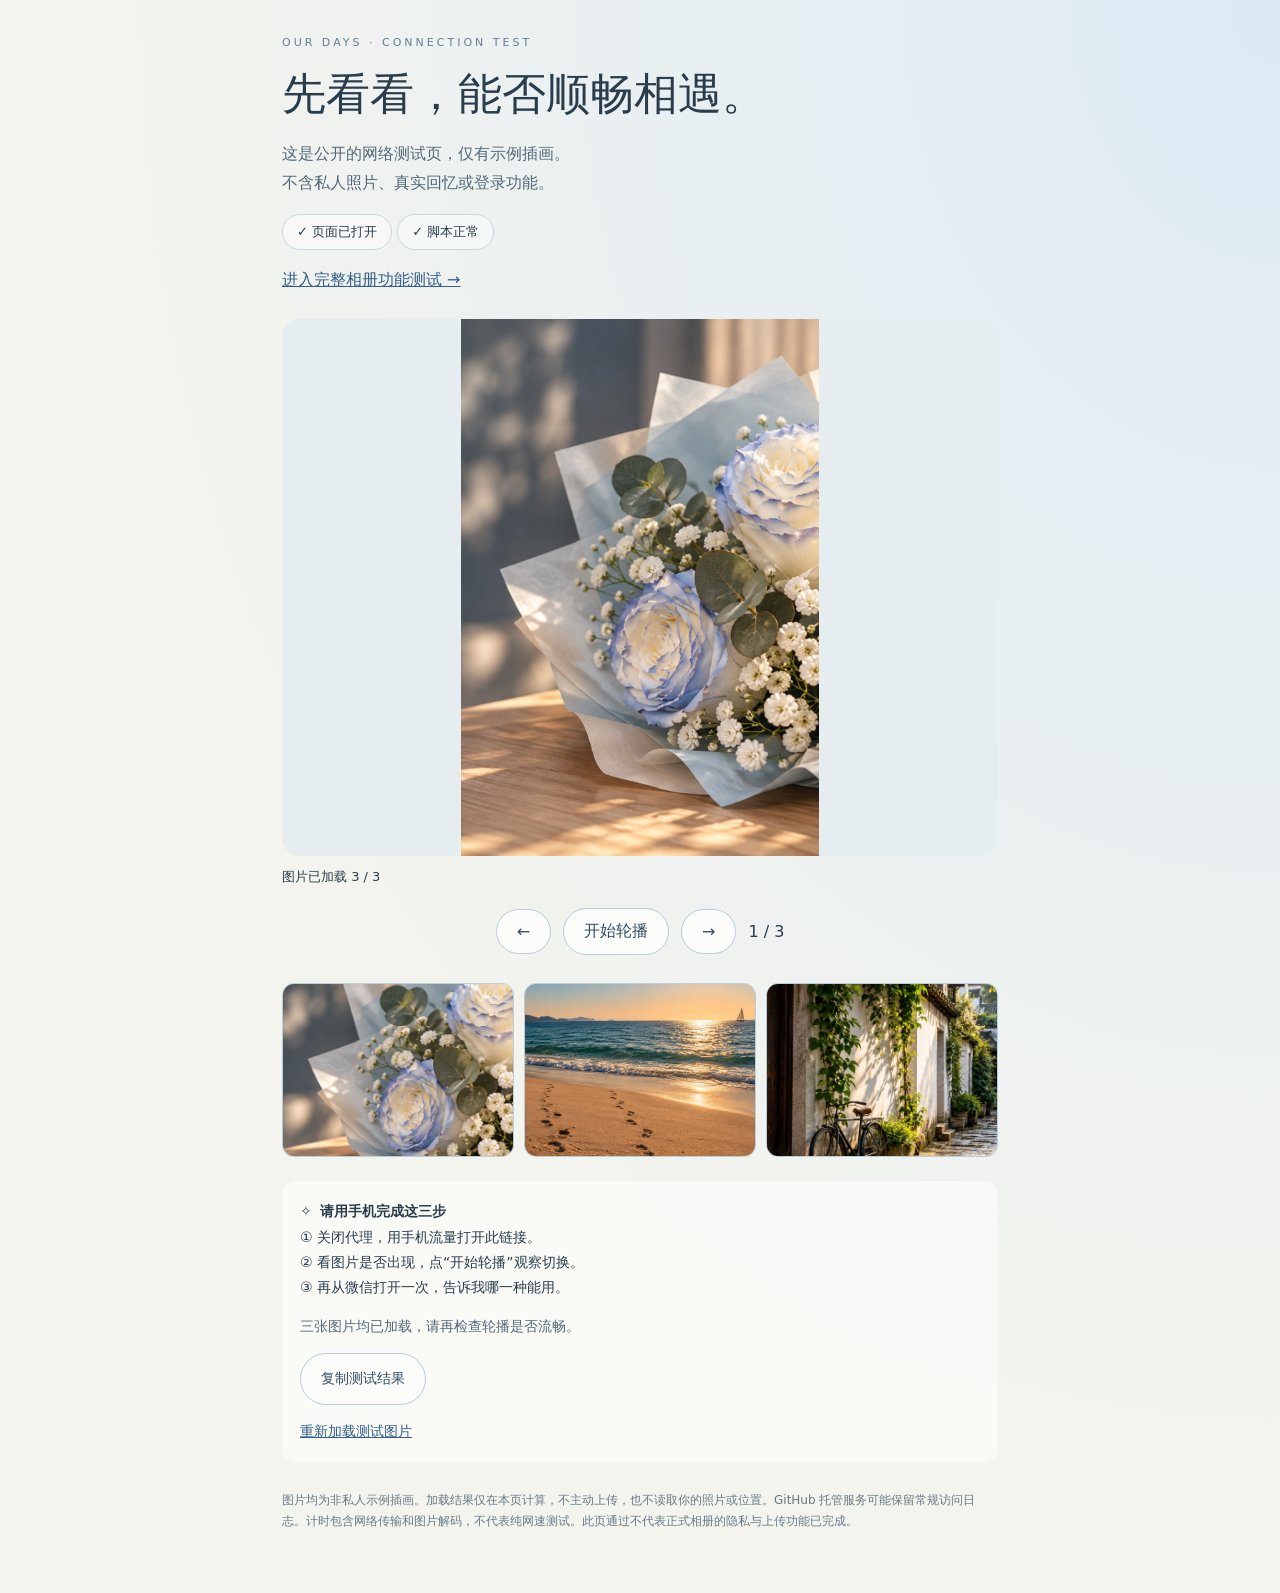
<file: index.html>
<!doctype html>
<html lang="zh-CN"><head><meta charset="utf-8"><meta name="viewport" content="width=device-width,initial-scale=1"><meta name="robots" content="noindex,nofollow"><title>相册 · 手机访问测试</title>
<style>
:root{color-scheme:light;font-family:system-ui,-apple-system,"Microsoft YaHei",sans-serif;color:#293d4c;background:#f4f4ee}*{box-sizing:border-box}body{margin:0;background:radial-gradient(ellipse at top right,#dceaf5,transparent 65%);min-height:100vh}main{max-width:760px;margin:auto;padding:36px 22px 60px}.eyebrow{font-size:11px;letter-spacing:3px;color:#657f93}h1{font-family:Georgia,"Songti SC",serif;font-size:clamp(30px,7vw,44px);font-weight:500;margin:16px 0}p{line-height:1.8;color:#536878}.pill{display:inline-block;padding:8px 14px;border:1px solid #c8d9df;border-radius:24px;font-size:13px;background:#ffffff80}.stage{margin:25px 0 12px;position:relative;background:#e6edf0;border-radius:18px;overflow:hidden;aspect-ratio:4/3}.stage img{width:100%;height:100%;object-fit:contain}.status{font-size:13px;min-height:24px}.controls{display:flex;align-items:center;gap:12px;justify-content:center;margin:16px 0 28px}button{border:1px solid #b6cddc;background:#fcfdfb;color:#304d65;border-radius:30px;padding:12px 20px;font:inherit;cursor:pointer}button:focus-visible,a:focus-visible{outline:3px solid #537eaa;outline-offset:4px}.grid{display:grid;grid-template-columns:repeat(3,1fr);gap:10px}.grid button{padding:0;border-radius:12px;overflow:hidden;aspect-ratio:4/3}.grid img{width:100%;height:100%;object-fit:cover}.result{margin-top:24px;padding:18px;background:#ffffff90;border-radius:14px;line-height:1.8;font-size:14px}textarea{width:100%;min-height:180px;background:#fff;border:1px solid #c8d9df;border-radius:12px;padding:12px;font:inherit;font-size:13px;margin-top:12px}footer{margin-top:28px;font-size:12px;color:#687a87;line-height:1.8}a{color:#335f88}.orbit{display:inline-block;animation:turn 8s linear infinite;margin-right:8px}@keyframes turn{to{transform:rotate(360deg)}}@media(prefers-reduced-motion:reduce){.orbit{animation:none}}
</style></head><body><main>
<div class="eyebrow">OUR DAYS · CONNECTION TEST</div><h1>先看看，能否顺畅相遇。</h1>
<p>这是公开的网络测试页，仅有示例插画。<br>不含私人照片、真实回忆或登录功能。</p>
<span class="pill">✓ 页面已打开</span> <span class="pill" id="scriptStatus">脚本等待启动</span>
<p><a href="album/?theme=blue-letter">进入完整相册功能测试 →</a></p>
<div class="stage"><img id="hero" alt="示例风景，等待加载"></div>
<div class="status" id="imageStatus" role="status" aria-live="polite">准备加载 3 张示例图片…</div>
<div class="controls"><button id="prev" aria-label="上一张">←</button><button id="play">开始轮播</button><button id="next" aria-label="下一张">→</button><span id="page">1 / 3</span></div>
<div class="grid" id="thumbs"></div>
<div class="result"><strong><span class="orbit" aria-hidden="true">✧</span>请用手机完成这三步</strong><br>① 关闭代理，用手机流量打开此链接。<br>② 看图片是否出现，点“开始轮播”观察切换。<br>③ 再从微信打开一次，告诉我哪一种能用。<p id="summary">加载测试进行中…</p><button id="copy">复制测试结果</button><textarea id="report" aria-label="可复制的测试结果" readonly hidden></textarea><p id="copyStatus" role="status"></p><a href="?fresh=1" id="retry">重新加载测试图片</a></div>
<footer>图片均为非私人示例插画。加载结果仅在本页计算，不主动上传，也不读取你的照片或位置。GitHub 托管服务可能保留常规访问日志。计时包含网络传输和图片解码，不代表纯网速测试。此页通过不代表正式相册的隐私与上传功能已完成。</footer>
<noscript><p>浏览器未运行 JavaScript，自动检测与轮播不可用。</p></noscript>
<script src="app.js"></script></main></body></html>
</file>
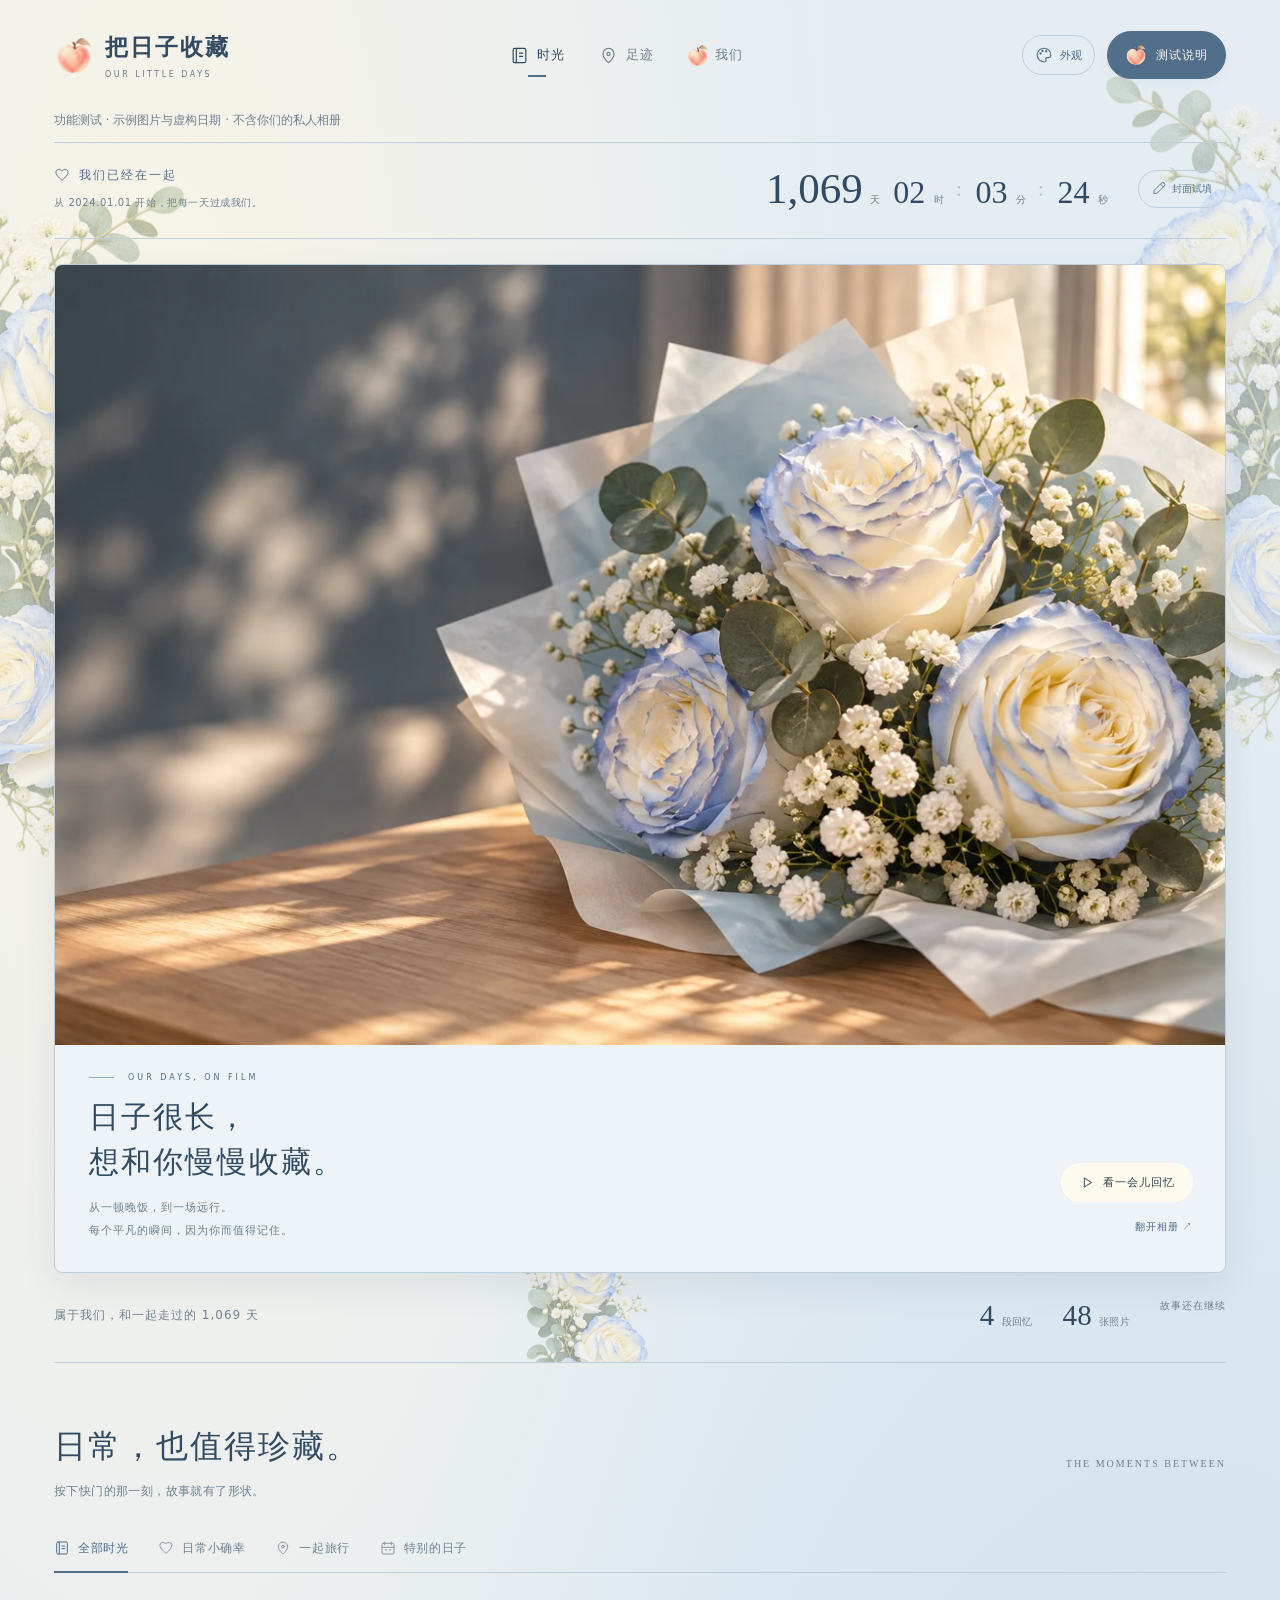
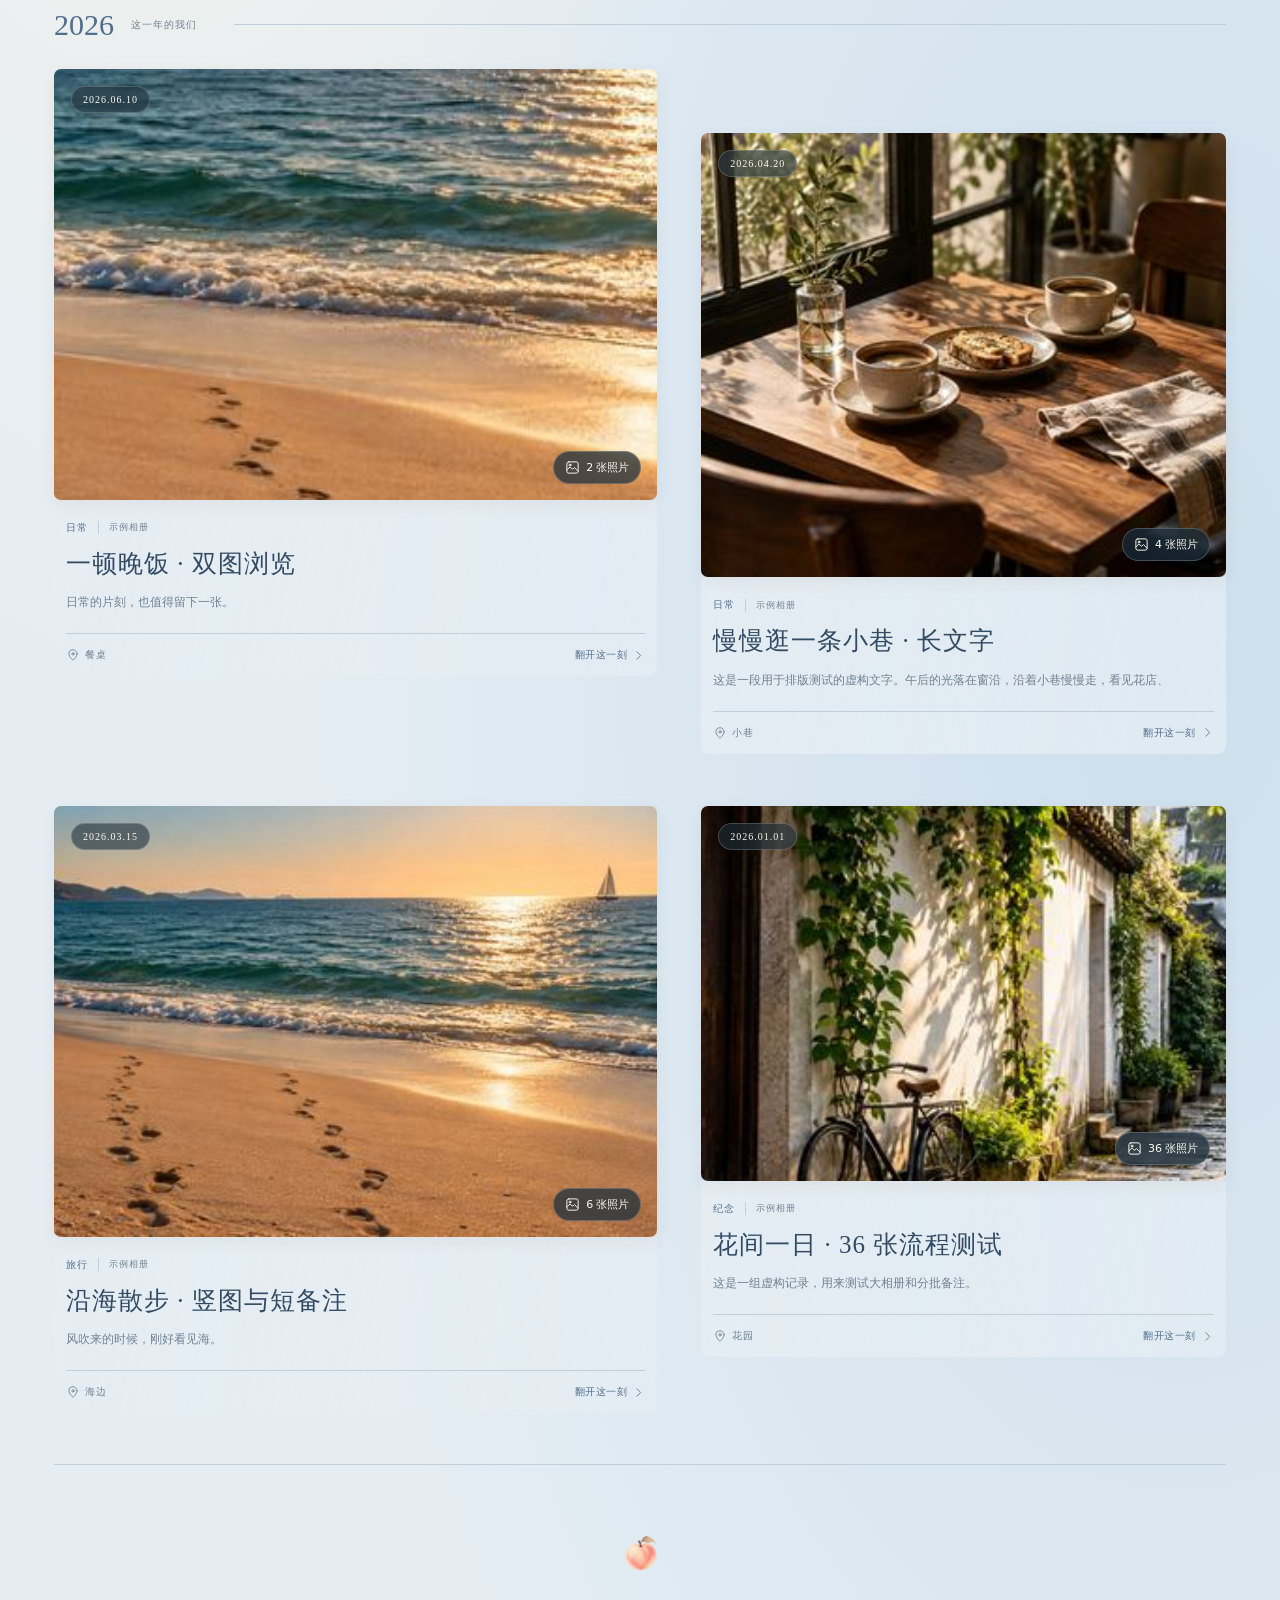
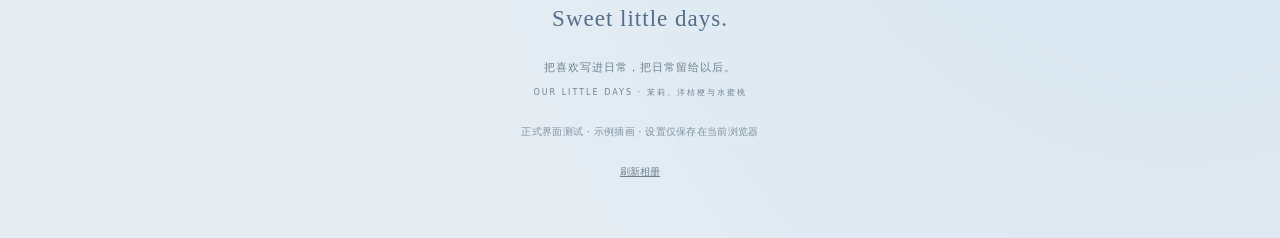
<file: album/index.html>
<!doctype html>
<html lang="zh-CN">
<head>
<meta charset="utf-8"><meta name="viewport" content="width=device-width,initial-scale=1">
<meta name="theme-color" content="#516e8b"><title>把日子收藏 · 相册功能测试</title><meta name="robots" content="noindex,nofollow">
<link rel="stylesheet" href="base.css">
<link rel="stylesheet" href="editorial.css">
<link rel="stylesheet" href="botanical.css">
<link rel="stylesheet" href="blue-letter.css">
<link rel="stylesheet" href="album.css?v=20261105b">
<link rel="stylesheet" href="cover.css">
<link rel="stylesheet" href="cinema.css?v=20261105b">
<link rel="stylesheet" href="stable.css">
</head>
<body data-theme="blue-letter">

<div class="wrap">
<header class="header"><div class="brand"><div class="brand-mark" aria-hidden="true"><img src="assets/peach.webp" alt=""></div><div><strong>把日子收藏</strong><small>OUR LITTLE DAYS</small></div></div><nav class="nav" aria-label="主要导航"><button data-page="time" class="active"><span class="nav-icon" aria-hidden="true">◷</span>时光</button><button data-page="places"><span class="nav-icon" aria-hidden="true">⌁</span>足迹</button><button data-page="us"><span class="nav-icon" aria-hidden="true"><img class="peach-nav" src="assets/peach.webp" alt=""></span>我们</button></nav><div class="header-actions"><button class="appearance-trigger" id="appearanceButton" aria-label="选择外观" aria-haspopup="dialog" aria-controls="appearanceDialog" title="外观"><svg class="ui-icon" viewBox="0 0 24 24" fill="none" stroke="currentColor" stroke-width="1.5" stroke-linecap="round" stroke-linejoin="round" aria-hidden="true"><path d="M12 3a9 9 0 1 0 0 18h1a2 2 0 0 0 1.5-3.3c-.7-.8-.1-2.2 1-2.2H18A3 3 0 0 0 21 12a9 9 0 0 0-9-9Z"/><circle cx="7.5" cy="10" r=".8"/><circle cx="10" cy="6.5" r=".8"/><circle cx="15" cy="7" r=".8"/></svg><span>外观</span></button><button class="add-button" id="add"><img class="peach-mini" src="assets/peach.webp" alt="">测试说明</button></div></header>

<main>
<section id="time" class="page">
<section class="together-section" aria-label="在一起的时间"><div class="together-intro"><div class="together-label"><svg class="ui-icon" viewBox="0 0 24 24" fill="none" stroke="currentColor" stroke-width="1.4" aria-hidden="true"><path d="M20 5c-3-3-7-1-8 1-1-2-5-4-8-1-5 5 8 15 8 15S25 10 20 5Z"/></svg>我们已经在一起</div><p id="togetherSince">从 2024.01.01 开始，把每一天过成我们。</p></div><div class="together-right"><div class="together-numbers" id="togetherNumbers" role="timer" aria-live="off"><span class="together-part days"><b data-together="days">—</b><small>天</small></span><span class="together-part"><b data-together="hours">—</b><small>时</small></span><span class="together-separator" aria-hidden="true">:</span><span class="together-part"><b data-together="minutes">—</b><small>分</small></span><span class="together-separator" aria-hidden="true">:</span><span class="together-part"><b data-together="seconds">—</b><small>秒</small></span></div><button class="edit-cover" id="editCover" aria-haspopup="dialog"><svg class="ui-icon" viewBox="0 0 24 24" fill="none" stroke="currentColor" stroke-width="1.5" stroke-linecap="round" stroke-linejoin="round" aria-hidden="true"><path d="m15 4 5 5M4 20l5-1L21 7a2 2 0 0 0-5-5L4 14Z"/></svg>封面试填</button></div></section>
<div class="hero"><div class="hero-art" id="heroArt" aria-hidden="true"></div><div class="hero-copy"><div class="eyebrow">OUR DAYS, ON FILM</div><h1>日子很长，<br>想和你慢慢收藏。</h1><p>从一顿晚饭，到一场远行。<br>每个平凡的瞬间，因为你而值得记住。</p></div><div class="hero-bottom"><button class="cinema-entry" id="openCinema" aria-haspopup="dialog"><svg class="ui-icon" viewBox="0 0 24 24" fill="none" stroke="currentColor" stroke-width="1.5" stroke-linecap="round" stroke-linejoin="round" aria-hidden="true"><path d="m9 5 11 7-11 7Z"/></svg>看一会儿回忆</button><button id="openCollection">翻开相册 ↗</button></div><div class="hero-note"><span class="note-long">PRIVATE PHOTO JOURNAL</span><span>OUR OWN LITTLE WORLD</span></div></div>
<div class="intro-strip"><p id="introTogether">属于我们，和一起走过的每一天</p><div class="little-stats"><span><b id="count">15</b>段回忆</span><span><b id="photoCount">0</b>张照片</span><span class="stats-note">故事还在继续</span></div></div>
<div class="section-title"><div><h2>日常，也值得珍藏。</h2><p>按下快门的那一刻，故事就有了形状。</p></div><span class="side-note">THE MOMENTS BETWEEN</span></div>
<div class="filters" id="filters" aria-label="回忆分类"><button class="chip active" data-filter="全部">全部时光</button><button class="chip" data-filter="日常">日常小确幸</button><button class="chip" data-filter="旅行">一起旅行</button><button class="chip" data-filter="纪念">特别的日子</button></div>
<div id="timeline"></div>
</section>
<section id="places" class="page hidden">
<div class="page-heading"><div class="eyebrow">SOMEWHERE WITH YOU</div><h1>把足迹，留在一起。</h1><p>想起一座城，也想起那时身边的你。</p></div>
<div class="map-board"><div class="map-art" aria-hidden="true"><svg viewBox="0 0 1000 420" preserveAspectRatio="none"><path d="M-100 330Q130 100 310 260T700 190T1100 140" fill="none" stroke="#d2ddc4" stroke-width="100"/><path d="M130 250Q180 70 350 110T610 240T820 100" fill="none" stroke="#adbd9c" stroke-width="2" stroke-dasharray="6 8"/><path d="M80 100l15-35 15 35m-15-22v38M870 300l15-35 15 35m-15-22v38M740 65l12-27 12 27m-12-18v28" stroke="#9db58e" stroke-width="3" fill="none"/><circle cx="880" cy="55" r="25" fill="#eee3bd"/></svg></div><button class="place-pin" data-place="杭州" style="left:22%;top:31%">杭州<small>湖边慢走</small></button><button class="place-pin" data-place="苏州" style="left:66%;top:23%">苏州<small>小巷与雨</small></button><button class="place-pin" data-place="南京" style="left:51%;top:52%">南京<small>秋天的风</small></button><button class="place-pin" data-place="青岛" style="left:76%;top:70%">青岛<small>一起看海</small></button><button class="place-pin" data-place="我们的城市" style="left:26%;top:73%">我们的城市</button><div class="map-note">地点浏览交互示意 · 排列不代表地理位置<br>正式版将按你们的真实地点标记地图</div></div>
<div class="section-title"><div><h2 id="placeTitle">旅途里的小片段</h2><p>点选上面的地点，翻开那一站的故事。</p></div><button class="chip" id="allPlaces">所有地点</button></div><div class="cards" id="placeCards"></div><div class="wish"><span aria-hidden="true">✧</span><div><h3>下一站，也想和你一起。</h3><p>这里留给未来的旅行清单。等你们填上第一个目的地。</p></div></div>
</section>
<section id="us" class="page hidden">
<div class="page-heading"><div class="eyebrow">YOU, ME & ALL THE LITTLE THINGS</div><h1>关于我们，慢慢写。</h1></div><div class="us-cover"><div class="flower" aria-hidden="true">you & me</div><h2>已经一起走过三年，<br>还想记录很多很多年。</h2><p>日子有了照片，想念就有了落脚的地方。<br>这一页，留给你们的名字和故事。</p></div>
<div class="anniversaries"><div class="anniversary"><h3>♡ 在一起的日子</h3><strong>等你填入那一天</strong><p>填写真实日期后，显示相伴天数</p></div><div class="anniversary"><h3>✳ 下一个纪念日</h3><strong>值得期待的一天</strong><p>纪念日与倒计时将在正式版设置</p></div></div>
<div class="section-title"><div><h2>我们的故事集</h2><p>同一段回忆，也能用另一种方式重逢。</p></div></div><div class="chapters"><button class="chapter" data-chapter="纪念"><span>01</span><h3>那些特别的日子</h3><p>把心动好好保存 →</p></button><button class="chapter" data-chapter="旅行"><span>02</span><h3>和你去远方</h3><p>风景里，刚好有你 →</p></button><button class="chapter" data-chapter="日常"><span>03</span><h3>平凡日常也闪光</h3><p>吃饭散步，就很美好 →</p></button></div><p class="privacy-note">公开功能测试 · 仅使用示例插画与虚构记录<br>本次不提供私人照片上传、账号登录或跨设备同步。请勿填写私人信息。</p>
</section>
</main><footer class="footer"><img class="footer-peach" src="assets/peach.webp" alt=""><div class="leaf" aria-hidden="true">Sweet little days.</div>把喜欢写进日常，把日常留给以后。<br><small>OUR LITTLE DAYS · 茉莉、洋桔梗与水蜜桃</small><p class="preview-note">正式界面测试 · 仅含示例插画 · 设置不跨设备同步</p><div class="demo-controls"><button id="reset">刷新相册</button></div></footer>
</div>
<dialog class="modal appearance-dialog" id="appearanceDialog" aria-labelledby="appearanceTitle"><div class="modal-head"><strong id="appearanceTitle">选一种心情</strong><button class="close" aria-label="关闭外观选择" data-close="appearanceDialog">×</button></div><div class="modal-body"><p class="appearance-description">给同一段日子，换一种喜欢的颜色。</p><div class="palette-options"><button class="palette-option" data-palette="peach" aria-pressed="false"><span class="palette-swatch" aria-hidden="true"></span>暖杏琥珀</button><button class="palette-option" data-palette="jasmine" aria-pressed="false"><span class="palette-swatch" aria-hidden="true"></span>茉莉香槟</button><button class="palette-option" data-palette="rose" aria-pressed="false"><span class="palette-swatch" aria-hidden="true"></span>月光靛蓝</button><button class="palette-option" data-palette="white-lisianthus" aria-pressed="false"><span class="palette-swatch" aria-hidden="true"></span>白洋桔梗</button><button class="palette-option" data-palette="blue-letter" aria-pressed="true"><span class="palette-swatch" aria-hidden="true"></span>蓝缘花信</button></div><p class="appearance-note">随时切换 · 选择会保存在当前浏览器</p></div></dialog>
<dialog class="modal" id="detail"><div class="modal-head"><strong>这一刻，想记住</strong><button class="close" aria-label="关闭回忆" data-close="detail">×</button></div><div class="modal-body" id="detailBody"></div></dialog>

<dialog class="modal" id="coverSettings" aria-labelledby="coverSettingsTitle"><div class="modal-head"><strong id="coverSettingsTitle">写下属于我们的封面</strong><button class="close" aria-label="关闭封面设置" data-close="coverSettings">×</button></div><div class="modal-body"><p class="cover-guide">把那一天和想说的话留在首页。文字与图片分开，随时可以修改。</p><form id="coverForm"><div class="field-row"><label class="field">在一起的日期<input name="date" type="date" min="1900-01-01" required></label><label class="field">开始时刻<input name="time" type="time"></label></div><p class="field-help">统一按北京时间计算；未指定时刻时，从当天 00:00 开始。</p><label class="field">封面标题<textarea name="title" rows="2" maxlength="37" required></textarea></label><p class="field-help">最多两行，每行最多 18 个字；回车可以换行。</p><label class="field">封面短句<textarea name="subtitle" rows="3" maxlength="137" required></textarea></label><p class="field-help">最多三行，每行最多 45 个字。</p><label class="field">封面小字<input name="eyebrow" maxlength="40" placeholder="例如：OUR DAYS, ON FILM"></label><p class="field-help">留空可以隐藏。</p><p class="cover-storage-note">保存在当前浏览器，刷新仍保留，不会同步到其他设备，清除浏览器数据后会丢失。</p><p id="coverSaveStatus" class="cover-save-status" role="status"></p><button class="submit" type="submit">保存本机测试设置</button></form></div></dialog>
<dialog class="cinema" id="cinema" aria-labelledby="cinemaTitle"><header class="cinema-top"><button class="cinema-back" id="cinemaExit"><svg class="ui-icon" viewBox="0 0 24 24" fill="none" stroke="currentColor" stroke-width="1.5" stroke-linecap="round" stroke-linejoin="round" aria-hidden="true"><path d="m15 5-7 7 7 7"/></svg>返回日常</button><div class="cinema-heading"><h2 id="cinemaTitle">回忆放映室</h2><p>A LITTLE TIME WITH YOU</p></div><label class="cinema-source"><span>播放内容</span><select id="cinemaSource" aria-label="播放内容"><option value="all">全部回忆</option><option value="added">放映精选</option></select></label></header><div class="cinema-main"><div class="cinema-together"><span>我们已相伴</span><b id="cinemaDays">—</b><span>天</span><time id="cinemaClock"></time></div><div class="cinema-empty" id="cinemaEmpty" hidden><strong>这里，等你们的照片。</strong><p>当前没有可播放的照片。可以切换到「全部回忆」，或在相册中选入放映精选。</p></div><div class="cinema-stage" id="cinemaStage"><button class="cinema-focus" id="cinemaFocus" aria-label="暂停并放大当前照片"><img id="cinemaPhoto" alt="" decoding="async"><span class="cinema-photo-number" id="cinemaPhotoNumber"></span><span class="cinema-image-error" id="cinemaImageError" role="status" hidden>这张照片暂时无法显示，可以切换下一张。</span></button></div><div class="cinema-caption" id="cinemaCaption"><p class="cinema-date" id="cinemaDate"></p></div><div class="cinema-ring" id="cinemaRing" aria-label="旋转的回忆照片"></div></div><footer class="cinema-footer" id="cinemaFooter"><div class="cinema-controls" id="cinemaControls"><button class="cinema-step" id="cinemaPrevious" aria-label="放映上一张"><svg class="ui-icon" viewBox="0 0 24 24" fill="none" stroke="currentColor" stroke-width="1.5" stroke-linecap="round" stroke-linejoin="round" aria-hidden="true"><path d="m15 5-7 7 7 7"/></svg></button><button class="cinema-pause" id="cinemaPause" aria-label="暂停放映" aria-pressed="false"><img src="assets/peach.webp" alt=""><span class="cinema-play-glyph" id="cinemaPlayGlyph" aria-hidden="true">Ⅱ</span></button><button class="cinema-step" id="cinemaNext" aria-label="放映下一张"><svg class="ui-icon" viewBox="0 0 24 24" fill="none" stroke="currentColor" stroke-width="1.5" stroke-linecap="round" stroke-linejoin="round" aria-hidden="true"><path d="m9 5 7 7-7 7"/></svg></button></div><div class="cinema-progress-row"><span class="cinema-progress-track" aria-hidden="true"><i id="cinemaProgress"></i></span><span class="cinema-position" id="cinemaPosition"></span></div></footer></dialog>
<dialog class="cinema-lightbox" id="cinemaLightbox" aria-labelledby="cinemaZoomTitle"><div class="cinema-zoom-head"><h3 id="cinemaZoomTitle"></h3><button class="close" id="cinemaZoomClose" aria-label="关闭放映大图"><svg class="ui-icon" viewBox="0 0 24 24" fill="none" stroke="currentColor" stroke-width="1.5" stroke-linecap="round" aria-hidden="true"><path d="m6 6 12 12M18 6 6 18"/></svg></button></div><div class="cinema-zoom-image"><img id="cinemaZoomPhoto" alt=""><p class="cinema-image-error" id="cinemaZoomError" hidden>这张照片暂时无法显示，请返回切换其他照片。</p></div><p class="cinema-zoom-meta" id="cinemaZoomMeta"></p></dialog>
<div class="toast hidden" id="toast" role="status"></div>
<script>
const $=s=>document.querySelector(s); const $$=s=>[...document.querySelectorAll(s)];
function esc(s){return String(s).replace(/[&<>"']/g,c=>({'&':'&amp;','<':'&lt;','>':'&gt;','"':'&quot;',"'":'&#39;'}[c]));}
</script>
<script src="local-library.js"></script>
<script src="stable-api.js"></script>
<script src="memory-ui.js"></script>
<script src="botanical.js"></script>
<script src="cover.js"></script>
<script src="cinema.js?v=20261105b"></script>
<script src="test-ui.js"></script>
<script src="stable-ui.js"></script>
</body>
</html>
</file>
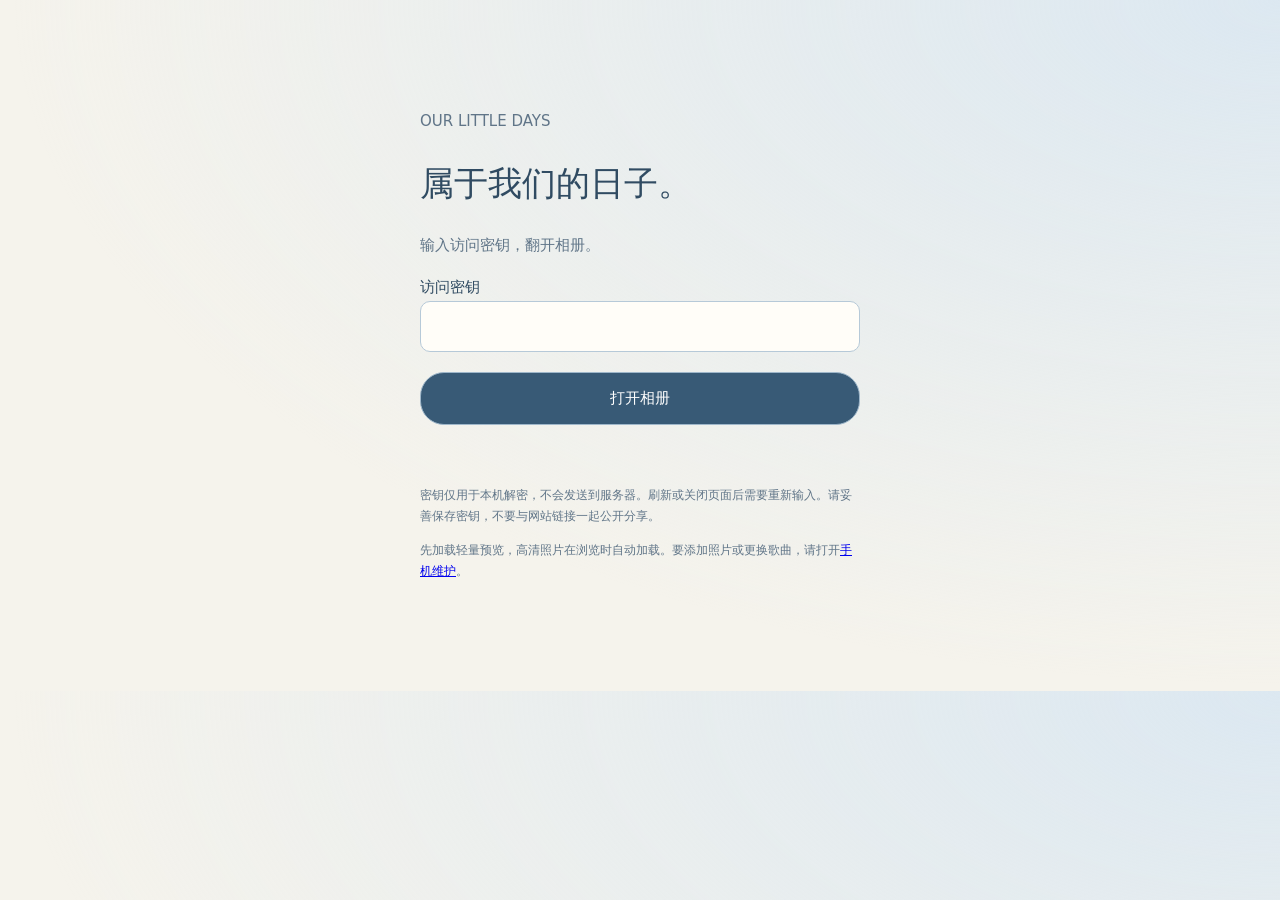
<file: private/index.html>
<!doctype html><html lang="zh-CN"><head><meta charset="utf-8"><meta name="viewport" content="width=device-width,initial-scale=1"><meta name="robots" content="noindex,nofollow"><meta name="referrer" content="no-referrer"><meta http-equiv="Content-Security-Policy" content="default-src 'self' blob:; script-src 'self' 'unsafe-inline'; style-src 'self' 'unsafe-inline'; img-src 'self' blob: data:; connect-src 'self'; object-src 'none'; base-uri 'self'; form-action 'none'"><title>把日子收藏 · 私密入口</title><style>
*{box-sizing:border-box}body{margin:0;color:#304b62;background:radial-gradient(ellipse at top right,#dce8f1,transparent 70%),#f5f3ec;font:15px/1.8 system-ui}main{width:min(440px,calc(100% - 40px));margin:12dvh auto}h1{font:34px/1.5 Georgia,"Songti SC",serif;font-weight:400}p{color:#607588}input{display:block;width:100%;padding:15px;border:1px solid #b6c9d8;border-radius:10px;font:16px monospace;background:#fffdf8}button{cursor:pointer;border:1px solid #9fb7ca;border-radius:24px;padding:12px 20px;color:#304b62;background:#fffdf8;font:inherit}form button{width:100%;margin-top:20px;background:#385a76;color:white}button:disabled{opacity:.6;cursor:wait}.note{font-size:12px}#status{min-height:30px}#viewer{width:100%;height:calc(100dvh - 48px);border:0;display:block}#viewer[hidden],#session[hidden],main[hidden]{display:none}#session{height:48px;display:flex;align-items:center;justify-content:space-between;padding:0 14px;background:#f5f3ec;font-size:12px}#lock{padding:5px 13px;font-size:12px}progress{width:100%;accent-color:#385a76}[hidden]{display:none!important}</style></head><body>
<main id="entry"><p>OUR LITTLE DAYS</p><h1>属于我们的日子。</h1><p>输入访问密钥，翻开相册。</p><form id="unlockForm"><label for="accessKey">访问密钥</label><input id="accessKey" type="password" autocomplete="off" autocapitalize="none" spellcheck="false" required><button id="unlock" type="submit">打开相册</button></form><p id="status" role="status" aria-live="polite"></p><button id="cancel" type="button" hidden>取消加载</button><progress id="progress" hidden value="0" max="1"></progress><p class="note">密钥仅用于本机解密，不会发送到服务器。刷新或关闭页面后需要重新输入。请妥善保存密钥，不要与网站链接一起公开分享。</p><p class="note">先加载轻量预览，高清照片在浏览时自动加载。要添加照片或更换歌曲，请打开<a href="manage.html">手机维护</a>。</p></main>
<div id="session" hidden><span>已解锁 · 只读相册</span><button id="lock">锁定相册</button></div><iframe id="viewer" title="我们的相册" hidden></iframe><script src="photo-requests.js?v=view4"></script><script src="cipher-cache.js?v=smooth6"></script><script src="unlock.js?v=ready7"></script></body></html>
</file>
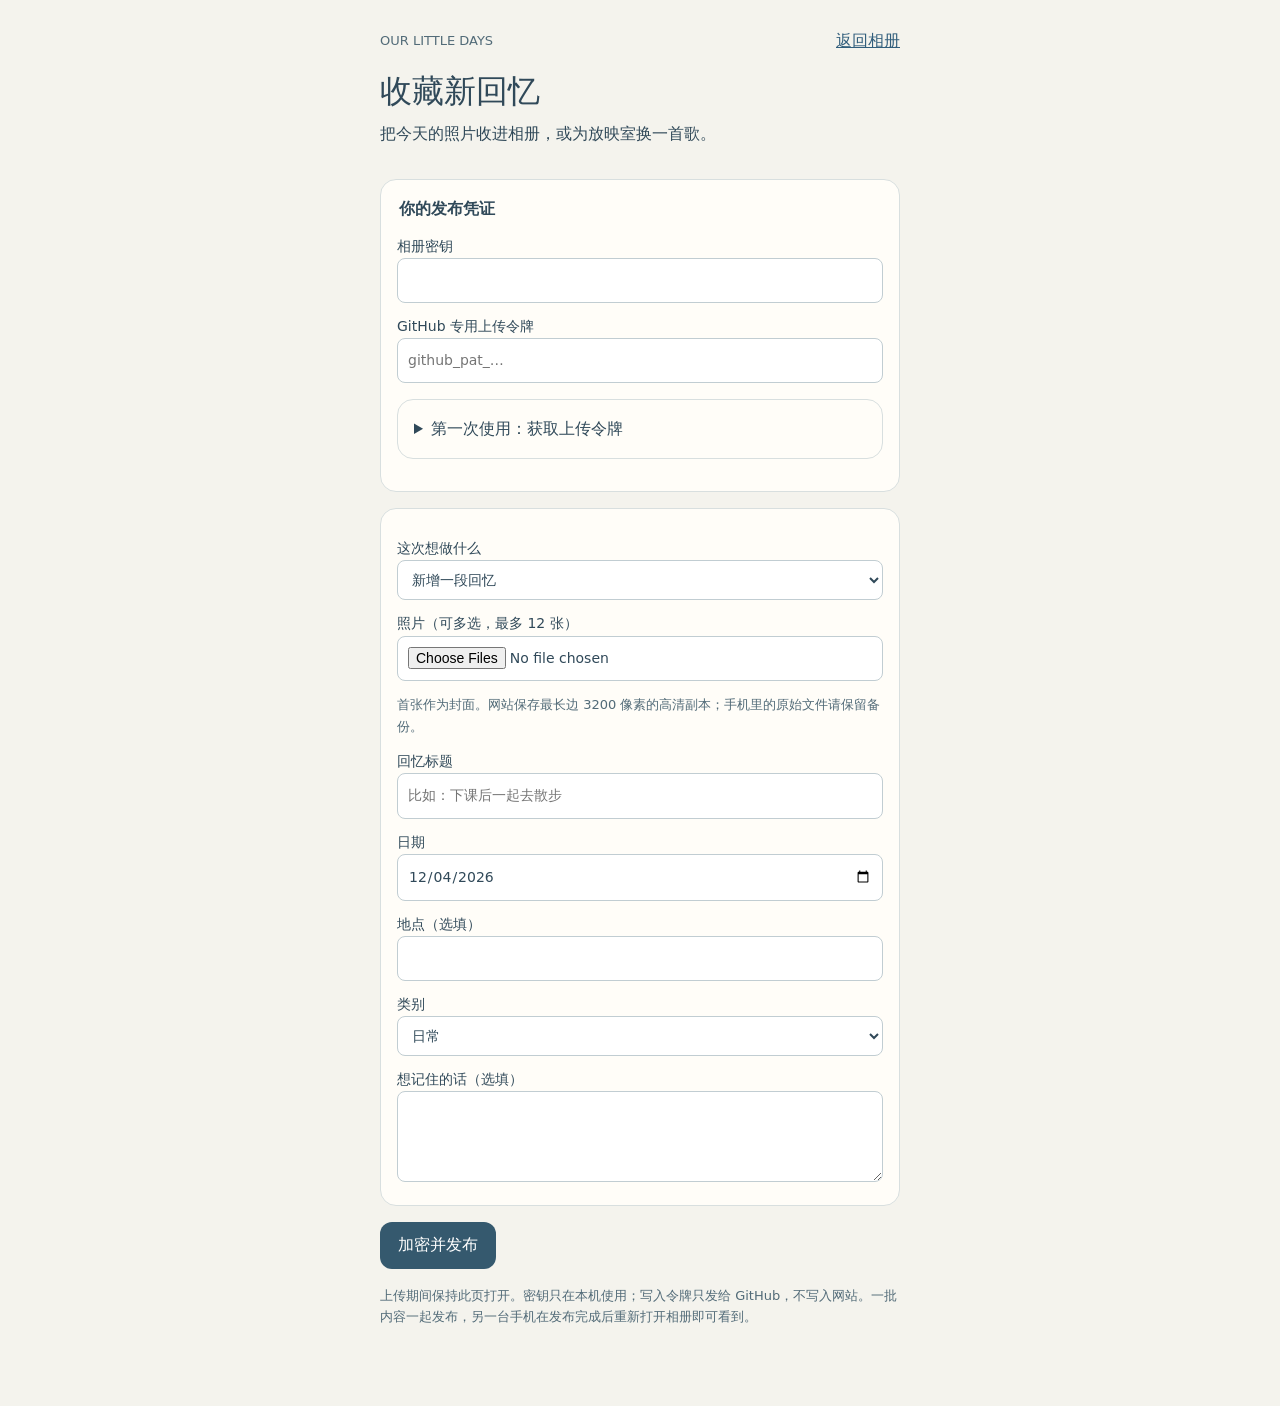
<file: private/manage.html>
<!doctype html><html lang="zh-CN"><head><meta charset="utf-8"><meta name="viewport" content="width=device-width,initial-scale=1"><meta name="robots" content="noindex,nofollow"><meta name="referrer" content="no-referrer"><meta http-equiv="Content-Security-Policy" content="default-src 'self'; script-src 'self'; style-src 'self' 'unsafe-inline'; img-src 'self' blob:; media-src 'self' blob:; connect-src 'self' https://api.github.com; object-src 'none'; base-uri 'none'; form-action 'none'"><title>收藏新回忆 · 手机维护</title>
<style>*{box-sizing:border-box}body{margin:0;background:#f4f3ed;color:#304959;font:16px/1.65 system-ui}main{max-width:560px;margin:auto;padding:28px 20px 65px}header{display:flex;align-items:center;justify-content:space-between}small,.help{color:#526b78;font-size:13px}h1{font:32px/1.4 Georgia,serif;margin:.45em 0 .1em}p{margin:.45em 0 1em}section,details{border:1px solid #d8dfdf;border-radius:16px;background:#fffdf8;padding:16px;margin:16px 0}label{display:block;font-size:14px;margin-top:12px}input,textarea,select,button{font:inherit}input,select,textarea{width:100%;border:1px solid #c1cdd2;border-radius:8px;padding:10px;color:inherit;background:#fff}textarea{resize:vertical}button{background:#35596e;color:white;border:0;border-radius:12px;padding:10px 18px;cursor:pointer}button:disabled{opacity:.6}a{color:#315e7c}fieldset{padding:0;border:0;margin:0}legend{font-weight:600}summary{cursor:pointer}#status{white-space:pre-wrap}audio{max-width:100%}#previews{display:flex;gap:5px;overflow:auto;margin-top:8px}#previews img{width:60px;height:60px;object-fit:cover;border-radius:6px}button.secondary{color:#35596e;background:#e6edf0}[hidden]{display:none!important}</style></head><body><main>
<header><small>OUR LITTLE DAYS</small><a href="./">返回相册</a></header><h1>收藏新回忆</h1><p>把今天的照片收进相册，或为放映室换一首歌。</p>
<form id="editor"><fieldset id="fields"><section><legend>你的发布凭证</legend><label>相册密钥<input id="key" type="password" autocomplete="off" spellcheck="false" required></label><label>GitHub 专用上传令牌<input id="token" type="password" autocomplete="off" spellcheck="false" required placeholder="github_pat_…"></label><details><summary>第一次使用：获取上传令牌</summary><p class="help">在 GitHub 选择 <b>Only select repositories</b>，只勾选 <b>our-days-network-test</b>，权限保留 <b>Contents: Read and write</b>。生成后自己保管，可保存到手机密码管理器，之后直接填入。浏览相册不需要它。</p><a target="_blank" rel="noopener noreferrer" href="https://github.com/settings/personal-access-tokens/new?name=Our+Days+Mobile&amp;target_name=zhaoshuai200&amp;contents=write&amp;expires_in=90">去 GitHub 创建专用令牌 ↗</a></details></section>
<section><label>这次想做什么<select id="mode"><option value="photos">新增一段回忆</option><option value="music">更换背景音乐</option></select></label>
<div id="photosPane"><label>照片（可多选，最多 12 张）<input type="file" accept="image/*" multiple id="photos"></label><div id="previews"></div><p class="help">首张作为封面。网站保存最长边 3200 像素的高清副本；手机里的原始文件请保留备份。</p><label>回忆标题<input id="title" maxlength="100" placeholder="比如：下课后一起去散步"></label><label>日期<input id="date" type="date"></label><label>地点（选填）<input id="place" maxlength="120"></label><label>类别<select id="category"><option>日常</option><option>旅行</option><option>纪念</option></select></label><label>想记住的话（选填）<textarea id="note" rows="3" maxlength="4000"></textarea></label></div>
<div id="musicPane" hidden><label>从手机文件选择歌曲<input id="music" type="file" accept=".mp3,.m4a,audio/mpeg,audio/mp4"></label><p class="help">支持 MP3、M4A，最大 12 MB。请选择可在浏览器播放的音频文件。</p><audio id="previewAudio" controls hidden></audio><label>歌名<input id="song" maxlength="100"></label><label>歌手（选填）<input id="artist" maxlength="100"></label></div></section>
<button id="submit" type="submit">加密并发布</button></fieldset></form>
<p id="status" role="status" aria-live="polite"></p><button class="secondary" id="check" hidden>检查是否已上线</button> <a id="result" href="./?v=mobile5" hidden>打开更新后的相册 ↗</a>
<p class="help">上传期间保持此页打开。密钥只在本机使用；写入令牌只发给 GitHub，不写入网站。一批内容一起发布，另一台手机在发布完成后重新打开相册即可看到。</p></main><script src="maintenance-core.js?v=mobile5"></script><script src="manage.js?v=mobile5"></script></body></html>
</file>
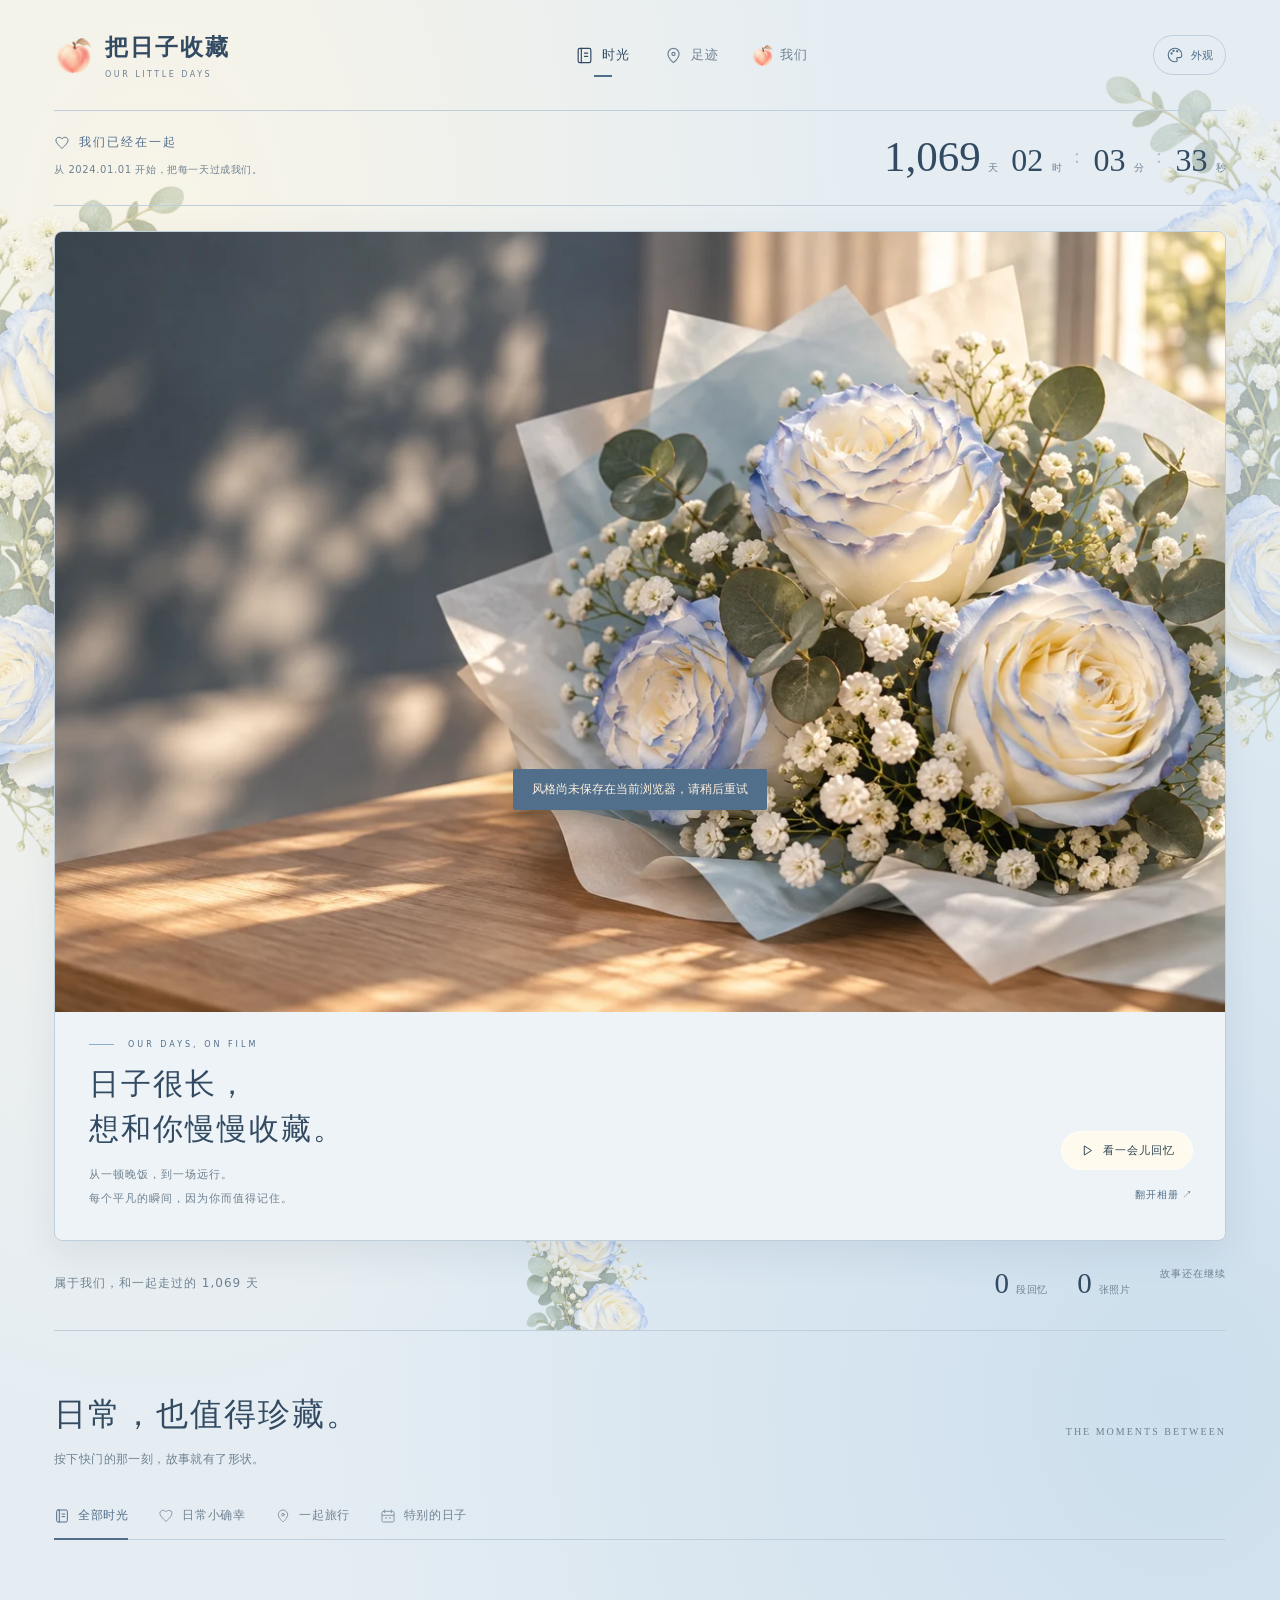
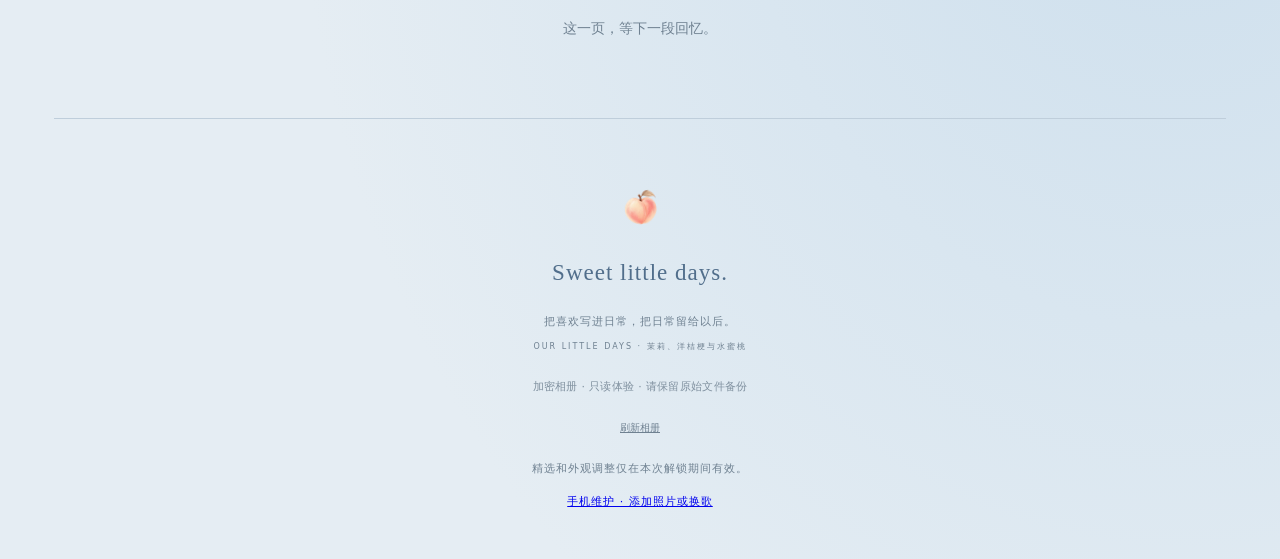
<file: private/private-app.html>
<!doctype html>
<html lang="zh-CN">
<head>
<meta charset="utf-8"><meta name="viewport" content="width=device-width,initial-scale=1">
<meta name="theme-color" content="#516e8b"><title>把日子收藏 · 我们的相册</title><meta name="robots" content="noindex,nofollow">
<link rel="stylesheet" href="base.css">
<link rel="stylesheet" href="editorial.css">
<link rel="stylesheet" href="botanical.css">
<link rel="stylesheet" href="blue-letter.css">
<link rel="stylesheet" href="album.css?v=20261105b">
<link rel="stylesheet" href="cover.css">
<link rel="stylesheet" href="cinema.css?v=20261105b">
<link rel="stylesheet" href="stable.css">
<style>#editCover,#add,#editAnnotation{display:none!important}.preview-note{font-size:11px}.private-session-note{font-size:11px;line-height:1.7;color:var(--muted)}</style></head>
<body data-theme="blue-letter">

<div class="wrap">
<header class="header"><div class="brand"><div class="brand-mark" aria-hidden="true"><img src="assets/peach.webp" alt=""></div><div><strong>把日子收藏</strong><small>OUR LITTLE DAYS</small></div></div><nav class="nav" aria-label="主要导航"><button data-page="time" class="active"><span class="nav-icon" aria-hidden="true">◷</span>时光</button><button data-page="places"><span class="nav-icon" aria-hidden="true">⌁</span>足迹</button><button data-page="us"><span class="nav-icon" aria-hidden="true"><img class="peach-nav" src="assets/peach.webp" alt=""></span>我们</button></nav><div class="header-actions"><button class="appearance-trigger" id="appearanceButton" aria-label="选择外观" aria-haspopup="dialog" aria-controls="appearanceDialog" title="外观"><svg class="ui-icon" viewBox="0 0 24 24" fill="none" stroke="currentColor" stroke-width="1.5" stroke-linecap="round" stroke-linejoin="round" aria-hidden="true"><path d="M12 3a9 9 0 1 0 0 18h1a2 2 0 0 0 1.5-3.3c-.7-.8-.1-2.2 1-2.2H18A3 3 0 0 0 21 12a9 9 0 0 0-9-9Z"/><circle cx="7.5" cy="10" r=".8"/><circle cx="10" cy="6.5" r=".8"/><circle cx="15" cy="7" r=".8"/></svg><span>外观</span></button><button class="add-button" id="add"><img class="peach-mini" src="assets/peach.webp" alt="">测试说明</button></div></header>

<main>
<section id="time" class="page">
<section class="together-section" aria-label="在一起的时间"><div class="together-intro"><div class="together-label"><svg class="ui-icon" viewBox="0 0 24 24" fill="none" stroke="currentColor" stroke-width="1.4" aria-hidden="true"><path d="M20 5c-3-3-7-1-8 1-1-2-5-4-8-1-5 5 8 15 8 15S25 10 20 5Z"/></svg>我们已经在一起</div><p id="togetherSince">从 2024.01.01 开始，把每一天过成我们。</p></div><div class="together-right"><div class="together-numbers" id="togetherNumbers" role="timer" aria-live="off"><span class="together-part days"><b data-together="days">—</b><small>天</small></span><span class="together-part"><b data-together="hours">—</b><small>时</small></span><span class="together-separator" aria-hidden="true">:</span><span class="together-part"><b data-together="minutes">—</b><small>分</small></span><span class="together-separator" aria-hidden="true">:</span><span class="together-part"><b data-together="seconds">—</b><small>秒</small></span></div><button class="edit-cover" id="editCover" aria-haspopup="dialog"><svg class="ui-icon" viewBox="0 0 24 24" fill="none" stroke="currentColor" stroke-width="1.5" stroke-linecap="round" stroke-linejoin="round" aria-hidden="true"><path d="m15 4 5 5M4 20l5-1L21 7a2 2 0 0 0-5-5L4 14Z"/></svg>封面试填</button></div></section>
<div class="hero"><div class="hero-art" id="heroArt" aria-hidden="true"></div><div class="hero-copy"><div class="eyebrow">OUR DAYS, ON FILM</div><h1>日子很长，<br>想和你慢慢收藏。</h1><p>从一顿晚饭，到一场远行。<br>每个平凡的瞬间，因为你而值得记住。</p></div><div class="hero-bottom"><button class="cinema-entry" id="openCinema" aria-haspopup="dialog"><svg class="ui-icon" viewBox="0 0 24 24" fill="none" stroke="currentColor" stroke-width="1.5" stroke-linecap="round" stroke-linejoin="round" aria-hidden="true"><path d="m9 5 11 7-11 7Z"/></svg>看一会儿回忆</button><button id="openCollection">翻开相册 ↗</button></div><div class="hero-note"><span class="note-long">PRIVATE PHOTO JOURNAL</span><span>OUR OWN LITTLE WORLD</span></div></div>
<div class="intro-strip"><p id="introTogether">属于我们，和一起走过的每一天</p><div class="little-stats"><span><b id="count">15</b>段回忆</span><span><b id="photoCount">0</b>张照片</span><span class="stats-note">故事还在继续</span></div></div>
<div class="section-title"><div><h2>日常，也值得珍藏。</h2><p>按下快门的那一刻，故事就有了形状。</p></div><span class="side-note">THE MOMENTS BETWEEN</span></div>
<div class="filters" id="filters" aria-label="回忆分类"><button class="chip active" data-filter="全部">全部时光</button><button class="chip" data-filter="日常">日常小确幸</button><button class="chip" data-filter="旅行">一起旅行</button><button class="chip" data-filter="纪念">特别的日子</button></div>
<div id="timeline"></div>
</section>
<section id="places" class="page hidden">
<div class="page-heading"><div class="eyebrow">SOMEWHERE WITH YOU</div><h1>把足迹，留在一起。</h1><p>想起一座城，也想起那时身边的你。</p></div>
<div class="map-board"><div class="map-art" aria-hidden="true"><svg viewBox="0 0 1000 420" preserveAspectRatio="none"><path d="M-100 330Q130 100 310 260T700 190T1100 140" fill="none" stroke="#d2ddc4" stroke-width="100"/><path d="M130 250Q180 70 350 110T610 240T820 100" fill="none" stroke="#adbd9c" stroke-width="2" stroke-dasharray="6 8"/><path d="M80 100l15-35 15 35m-15-22v38M870 300l15-35 15 35m-15-22v38M740 65l12-27 12 27m-12-18v28" stroke="#9db58e" stroke-width="3" fill="none"/><circle cx="880" cy="55" r="25" fill="#eee3bd"/></svg></div><button class="place-pin" data-place="杭州" style="left:22%;top:31%">杭州<small>湖边慢走</small></button><button class="place-pin" data-place="苏州" style="left:66%;top:23%">苏州<small>小巷与雨</small></button><button class="place-pin" data-place="南京" style="left:51%;top:52%">南京<small>秋天的风</small></button><button class="place-pin" data-place="青岛" style="left:76%;top:70%">青岛<small>一起看海</small></button><button class="place-pin" data-place="我们的城市" style="left:26%;top:73%">我们的城市</button><div class="map-note">地点浏览交互示意 · 排列不代表地理位置<br>正式版将按你们的真实地点标记地图</div></div>
<div class="section-title"><div><h2 id="placeTitle">旅途里的小片段</h2><p>点选上面的地点，翻开那一站的故事。</p></div><button class="chip" id="allPlaces">所有地点</button></div><div class="cards" id="placeCards"></div><div class="wish"><span aria-hidden="true">✧</span><div><h3>下一站，也想和你一起。</h3><p>这里留给未来的旅行清单。等你们填上第一个目的地。</p></div></div>
</section>
<section id="us" class="page hidden">
<div class="page-heading"><div class="eyebrow">YOU, ME & ALL THE LITTLE THINGS</div><h1>关于我们，慢慢写。</h1></div><div class="us-cover"><div class="flower" aria-hidden="true">you & me</div><h2>已经一起走过三年，<br>还想记录很多很多年。</h2><p>日子有了照片，想念就有了落脚的地方。<br>这一页，留给你们的名字和故事。</p></div>
<div class="anniversaries"><div class="anniversary"><h3>♡ 在一起的日子</h3><strong>等你填入那一天</strong><p>填写真实日期后，显示相伴天数</p></div><div class="anniversary"><h3>✳ 下一个纪念日</h3><strong>值得期待的一天</strong><p>纪念日与倒计时将在正式版设置</p></div></div>
<div class="section-title"><div><h2>我们的故事集</h2><p>同一段回忆，也能用另一种方式重逢。</p></div></div><div class="chapters"><button class="chapter" data-chapter="纪念"><span>01</span><h3>那些特别的日子</h3><p>把心动好好保存 →</p></button><button class="chapter" data-chapter="旅行"><span>02</span><h3>和你去远方</h3><p>风景里，刚好有你 →</p></button><button class="chapter" data-chapter="日常"><span>03</span><h3>平凡日常也闪光</h3><p>吃饭散步，就很美好 →</p></button></div><p class="privacy-note">加密相册 · 仅持有访问密钥的人可解锁<br>请从手机维护入口添加照片或更换音乐。</p>
</section>
</main><footer class="footer"><img class="footer-peach" src="assets/peach.webp" alt=""><div class="leaf" aria-hidden="true">Sweet little days.</div>把喜欢写进日常，把日常留给以后。<br><small>OUR LITTLE DAYS · 茉莉、洋桔梗与水蜜桃</small><p class="preview-note">正式界面测试 · 仅含示例插画 · 设置不跨设备同步</p><div class="demo-controls"><button id="reset">刷新相册</button></div></footer>
</div>
<dialog class="modal appearance-dialog" id="appearanceDialog" aria-labelledby="appearanceTitle"><div class="modal-head"><strong id="appearanceTitle">选一种心情</strong><button class="close" aria-label="关闭外观选择" data-close="appearanceDialog">×</button></div><div class="modal-body"><p class="appearance-description">给同一段日子，换一种喜欢的颜色。</p><div class="palette-options"><button class="palette-option" data-palette="peach" aria-pressed="false"><span class="palette-swatch" aria-hidden="true"></span>暖杏琥珀</button><button class="palette-option" data-palette="jasmine" aria-pressed="false"><span class="palette-swatch" aria-hidden="true"></span>茉莉香槟</button><button class="palette-option" data-palette="rose" aria-pressed="false"><span class="palette-swatch" aria-hidden="true"></span>月光靛蓝</button><button class="palette-option" data-palette="white-lisianthus" aria-pressed="false"><span class="palette-swatch" aria-hidden="true"></span>白洋桔梗</button><button class="palette-option" data-palette="blue-letter" aria-pressed="true"><span class="palette-swatch" aria-hidden="true"></span>蓝缘花信</button></div><p class="appearance-note">随时切换 · 选择会保存在当前浏览器</p></div></dialog>
<dialog class="modal" id="detail"><div class="modal-head"><strong>这一刻，想记住</strong><button class="close" aria-label="关闭回忆" data-close="detail">×</button></div><div class="modal-body" id="detailBody"></div></dialog>

<dialog class="modal" id="coverSettings" aria-labelledby="coverSettingsTitle"><div class="modal-head"><strong id="coverSettingsTitle">写下属于我们的封面</strong><button class="close" aria-label="关闭封面设置" data-close="coverSettings">×</button></div><div class="modal-body"><p class="cover-guide">把那一天和想说的话留在首页。文字与图片分开，随时可以修改。</p><form id="coverForm"><div class="field-row"><label class="field">在一起的日期<input name="date" type="date" min="1900-01-01" required></label><label class="field">开始时刻<input name="time" type="time"></label></div><p class="field-help">统一按北京时间计算；未指定时刻时，从当天 00:00 开始。</p><label class="field">封面标题<textarea name="title" rows="2" maxlength="37" required></textarea></label><p class="field-help">最多两行，每行最多 18 个字；回车可以换行。</p><label class="field">封面短句<textarea name="subtitle" rows="3" maxlength="137" required></textarea></label><p class="field-help">最多三行，每行最多 45 个字。</p><label class="field">封面小字<input name="eyebrow" maxlength="40" placeholder="例如：OUR DAYS, ON FILM"></label><p class="field-help">留空可以隐藏。</p><p class="cover-storage-note">保存在当前浏览器，刷新仍保留，不会同步到其他设备，清除浏览器数据后会丢失。</p><p id="coverSaveStatus" class="cover-save-status" role="status"></p><button class="submit" type="submit">保存本机测试设置</button></form></div></dialog>
<dialog class="cinema" id="cinema" aria-labelledby="cinemaTitle"><header class="cinema-top"><button class="cinema-back" id="cinemaExit"><svg class="ui-icon" viewBox="0 0 24 24" fill="none" stroke="currentColor" stroke-width="1.5" stroke-linecap="round" stroke-linejoin="round" aria-hidden="true"><path d="m15 5-7 7 7 7"/></svg>返回日常</button><div class="cinema-heading"><h2 id="cinemaTitle">回忆放映室</h2><p>A LITTLE TIME WITH YOU</p></div><label class="cinema-source"><span>播放内容</span><select id="cinemaSource" aria-label="播放内容"><option value="all">全部回忆</option><option value="added">放映精选</option></select></label></header><div class="cinema-main"><div class="cinema-together"><span>我们已相伴</span><b id="cinemaDays">—</b><span>天</span><time id="cinemaClock"></time></div><div class="cinema-empty" id="cinemaEmpty" hidden><strong>这里，等你们的照片。</strong><p>当前没有可播放的照片。可以切换到「全部回忆」，或在相册中选入放映精选。</p></div><div class="cinema-stage" id="cinemaStage"><button class="cinema-focus" id="cinemaFocus" aria-label="暂停并放大当前照片"><img id="cinemaPhoto" alt="" decoding="async"><span class="cinema-photo-number" id="cinemaPhotoNumber"></span><span class="cinema-image-error" id="cinemaImageError" role="status" hidden>这张照片暂时无法显示，可以切换下一张。</span></button></div><div class="cinema-caption" id="cinemaCaption"><p class="cinema-date" id="cinemaDate"></p></div><div class="cinema-ring" id="cinemaRing" aria-label="旋转的回忆照片"></div></div><footer class="cinema-footer" id="cinemaFooter"><div class="cinema-controls" id="cinemaControls"><button class="cinema-step" id="cinemaPrevious" aria-label="放映上一张"><svg class="ui-icon" viewBox="0 0 24 24" fill="none" stroke="currentColor" stroke-width="1.5" stroke-linecap="round" stroke-linejoin="round" aria-hidden="true"><path d="m15 5-7 7 7 7"/></svg></button><button class="cinema-pause" id="cinemaPause" aria-label="暂停放映" aria-pressed="false"><img src="assets/peach.webp" alt=""><span class="cinema-play-glyph" id="cinemaPlayGlyph" aria-hidden="true">Ⅱ</span></button><button class="cinema-step" id="cinemaNext" aria-label="放映下一张"><svg class="ui-icon" viewBox="0 0 24 24" fill="none" stroke="currentColor" stroke-width="1.5" stroke-linecap="round" stroke-linejoin="round" aria-hidden="true"><path d="m9 5 7 7-7 7"/></svg></button></div><div class="cinema-progress-row"><span class="cinema-progress-track" aria-hidden="true"><i id="cinemaProgress"></i></span><span class="cinema-position" id="cinemaPosition"></span></div></footer></dialog>
<dialog class="cinema-lightbox" id="cinemaLightbox" aria-labelledby="cinemaZoomTitle"><div class="cinema-zoom-head"><h3 id="cinemaZoomTitle"></h3><button class="close" id="cinemaZoomClose" aria-label="关闭放映大图"><svg class="ui-icon" viewBox="0 0 24 24" fill="none" stroke="currentColor" stroke-width="1.5" stroke-linecap="round" aria-hidden="true"><path d="m6 6 12 12M18 6 6 18"/></svg></button></div><div class="cinema-zoom-image"><img id="cinemaZoomPhoto" alt=""><p class="cinema-image-error" id="cinemaZoomError" hidden>这张照片暂时无法显示，请返回切换其他照片。</p></div><p class="cinema-zoom-meta" id="cinemaZoomMeta"></p></dialog>
<div class="toast hidden" id="toast" role="status"></div>
<script>
const $=s=>document.querySelector(s); const $$=s=>[...document.querySelectorAll(s)];
function esc(s){return String(s).replace(/[&<>"']/g,c=>({'&':'&amp;','<':'&lt;','>':'&gt;','"':'&quot;',"'":'&#39;'}[c]));}
</script>
<!--PRIVATE_STATE-->
<script src="stable-api.js"></script>
<script src="memory-ui.js?v=ready7"></script>
<script src="botanical.js"></script>
<script src="cover.js"></script>
<script src="cinema.js?v=view4-20261105b"></script>
<script src="ready-gallery.js?v=ready7"></script><script src="private-ui.js?v=ready7"></script>

<script src="cinema-music.js?v=mobile5"></script></body>
</html>
</file>
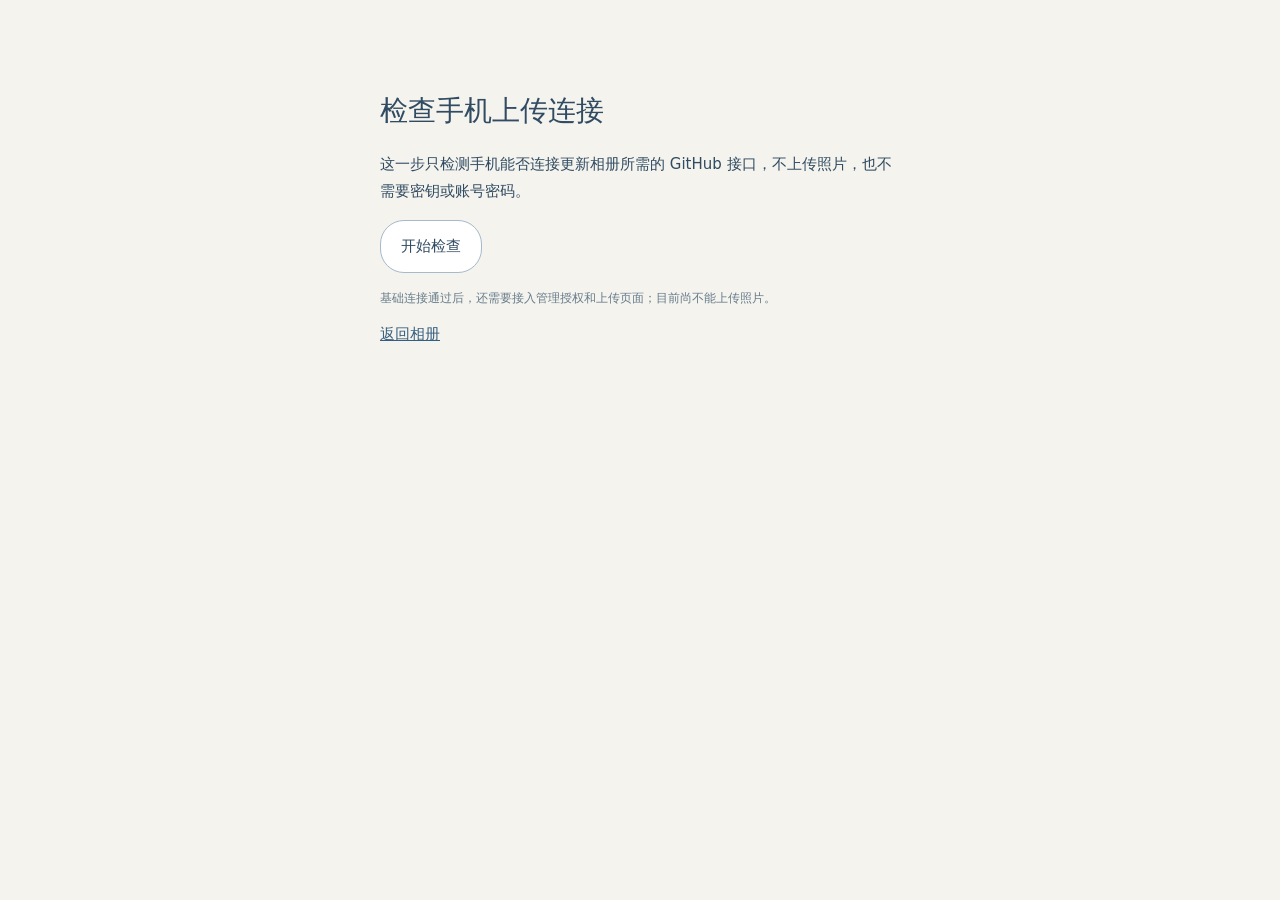
<file: private/upload-check.html>
<!doctype html><html lang="zh-CN"><head><meta charset="utf-8"><meta name="viewport" content="width=device-width,initial-scale=1"><meta name="robots" content="noindex,nofollow"><title>手机上传连接检查</title><style>*{box-sizing:border-box}body{margin:0;background:#f4f3ed;color:#304b62;font:15px/1.8 system-ui}main{width:min(520px,calc(100% - 40px));margin:10vh auto}h1{font:28px/1.5 Georgia,"Songti SC",serif}button{padding:12px 20px;border:1px solid #a5bacb;border-radius:24px;color:#304b62;background:#fff;font:inherit;cursor:pointer}button:disabled{opacity:.5}textarea{width:100%;height:180px;padding:12px;margin-top:16px;font:13px/1.8 system-ui;border:1px solid #bacbd6;border-radius:10px}.note{font-size:12px;color:#667b8b}a{color:#365e80}</style></head><body><main><h1>检查手机上传连接</h1><p>这一步只检测手机能否连接更新相册所需的 GitHub 接口，不上传照片，也不需要密钥或账号密码。</p><button id="start">开始检查</button><p id="status" role="status"></p><textarea id="report" aria-label="检查结果" readonly hidden></textarea><button id="copy" hidden>复制结果</button><p class="note">基础连接通过后，还需要接入管理授权和上传页面；目前尚不能上传照片。</p><a href="./">返回相册</a></main><script>
const start=document.querySelector('#start'),status=document.querySelector('#status'),report=document.querySelector('#report'),copy=document.querySelector('#copy');
start.onclick=async()=>{start.disabled=true;status.textContent='正在连接…';const controller=new AbortController(),timer=setTimeout(()=>controller.abort(),15000),begin=performance.now();let result;
try{const response=await fetch('https://api.github.com/rate_limit',{signal:controller.signal,credentials:'omit',cache:'no-store'});result=response.ok?'基础连接正常':`已连接到接口，HTTP ${response.status}；仍需检查额度或权限限制`;}
catch(e){result=e.name==='AbortError'?'15 秒内未完成连接':'连接未完成，可能受网络或浏览器限制';}finally{clearTimeout(timer);start.disabled=false;}
status.textContent=result;report.value=['手机上传连接检查',new Date().toLocaleString(),result,`耗时：${((performance.now()-begin)/1000).toFixed(1)} 秒`,'手机型号 / 浏览器：请补充','流量或 Wi-Fi / 是否关闭代理：请补充'].join('\n');report.hidden=false;copy.hidden=false;};
copy.onclick=async()=>{try{await navigator.clipboard.writeText(report.value);status.textContent='结果已复制，可以发给我。';}catch{report.focus();report.select();status.textContent='请长按结果文字复制。';}};
</script></body></html>
</file>
<file: album/base.css>
:root{--paper:#f8f7f1;--ink:#35483a;--muted:#7c8277;--green:#dfe9d8;--deep:#5e7758;--line:#e3e5da;--serif:Georgia,"Songti SC","SimSun",serif}*{box-sizing:border-box}body{margin:0;background:var(--paper);color:var(--ink);font-family:"Microsoft YaHei",system-ui,sans-serif;font-size:14px}button,input,textarea,select{font:inherit}button,a{-webkit-tap-highlight-color:transparent}button{cursor:pointer}button:focus-visible,a:focus-visible{outline:3px solid #aa8157;outline-offset:4px}button{color:inherit}svg{display:block;width:100%;height:100%}.wrap{max-width:1160px;margin:auto;padding:0 44px}.notice{font-size:11px;text-align:center;padding:9px 14px;background:#e8eddf;color:#65735e;letter-spacing:.8px}.header{height:91px;display:flex;align-items:center;justify-content:space-between}.brand{display:flex;gap:12px;align-items:center}.brand-mark{width:37px;height:37px;background:var(--green);border-radius:50%;padding:9px}.brand strong{font-family:var(--serif);font-size:21px;font-weight:600;letter-spacing:3px}.brand small{display:block;letter-spacing:2px;font-size:9px;color:var(--muted);margin-top:5px}.nav{display:flex;gap:34px;align-items:center}.nav button{border:0;background:none;padding:12px 0;color:var(--muted);position:relative;font-size:13px}.nav button.active{color:var(--ink)}.nav button.active:after{content:"";position:absolute;bottom:3px;left:35%;width:30%;height:3px;background:#94ac86;border-radius:9px}.nav-icon{display:none}.add-button{display:flex;gap:8px;align-items:center;border:1px solid #c9d2bd;background:transparent;padding:10px 15px;border-radius:25px;font-size:12px}.page{animation:appear .3s ease}.hero{position:relative;min-height:360px;display:flex;align-items:center;border-radius:9px;overflow:hidden;background:#e7eada}.hero-art{position:absolute;inset:0;opacity:.88}.hero:after{content:"";position:absolute;inset:0;background:linear-gradient(90deg,rgba(242,242,225,.95),rgba(242,242,225,.58) 43%,transparent 70%)}.hero-copy{position:relative;z-index:1;padding:48px;width:65%}.eyebrow{font-family:Georgia,serif;font-size:10px;letter-spacing:3px;color:#6d8065}.hero h1{font-family:var(--serif);font-size:45px;font-weight:500;line-height:1.5;margin:17px 0 16px;letter-spacing:5px}.hero p{line-height:2.1;font-size:13px;color:#68755f;margin:0}.hero-note{position:absolute;right:28px;bottom:24px;z-index:1;font-family:var(--serif);font-size:13px;transform:rotate(-5deg);color:#53654c;letter-spacing:2px}.hero-note span{display:block;font:9px system-ui;text-align:right;letter-spacing:1px;margin-top:6px}.tiny-flower{font-size:25px;color:#839774;margin-left:12px}.intro-strip{display:flex;align-items:center;justify-content:space-between;padding:25px 4px;border-bottom:1px solid var(--line);gap:15px}.intro-strip p{margin:0;color:#7a8173;font-size:12px}.intro-strip strong{color:#536849;font-weight:500}.little-stats{display:flex;gap:28px;font-size:11px;color:var(--muted)}.little-stats b{font-family:Georgia;font-size:22px;font-weight:400;color:var(--deep);margin-right:5px}.section-title{display:flex;justify-content:space-between;align-items:end;margin:38px 0 20px;gap:15px}.section-title h2{font-family:var(--serif);font-size:25px;font-weight:500;letter-spacing:3px;margin:0 0 9px}.section-title p{font-size:11px;color:var(--muted);margin:0;line-height:1.8}.section-title .side-note{font-family:var(--serif);color:#8b927e;font-size:12px;white-space:nowrap}.filters{display:flex;gap:9px;flex-wrap:wrap;margin:0 0 24px}.chip{background:transparent;border:1px solid #dfe3d6;border-radius:20px;padding:7px 16px;font-size:11px;color:#798071}.chip.active{background:#e0e9d8;border-color:#e0e9d8;color:#526348}.year-label{display:flex;align-items:center;gap:12px;margin:27px 0 18px;font:19px Georgia;color:#6e8164}.year-label:after{content:"";height:1px;background:var(--line);flex:1}.year-label small{font:10px system-ui;color:#939888;letter-spacing:2px}.cards{display:grid;grid-template-columns:repeat(3,minmax(0,1fr));gap:25px}.card{background:#fffef9;border:1px solid #ecece3;padding:11px 11px 17px;text-align:left;width:100%;box-shadow:0 4px 10px #45533e05;border-radius:3px;transition:transform .2s,box-shadow .2s;position:relative}.card:hover{transform:translateY(-4px) rotate(-.4deg);box-shadow:0 8px 20px #45533e10}.card-art{aspect-ratio:1.46;overflow:hidden;border-radius:2px;position:relative;background:#e4e9da}.card-art img{width:100%;height:100%;object-fit:cover}.card-date{position:absolute;left:10px;bottom:9px;background:#fffdf0d9;padding:4px 7px;font:10px Georgia;color:#5f6c55;border-radius:2px}.card-body{padding:14px 7px 0}.card-title{font-family:var(--serif);font-size:18px;letter-spacing:1px;font-weight:500;margin:0 0 9px}.card-desc{font-size:11px;color:#8a8b7f;white-space:nowrap;overflow:hidden;text-overflow:ellipsis;margin:0 0 15px}.card-foot{display:flex;justify-content:space-between;font-size:10px;color:#8d9582}.tag{color:#71856a;background:#eef2e8;padding:3px 7px;border-radius:3px}.card-place{align-self:center}.tape{position:absolute;top:-6px;left:42%;width:51px;height:17px;background:#d8dfbda8;transform:rotate(-8deg);z-index:1}.footer{text-align:center;padding:48px 10px 35px;color:#8f9785;font-size:11px;line-height:2.2}.footer .leaf{font-size:23px;color:#9caa87}.footer small{font-size:10px;color:#a0a595}.page-heading{padding:28px 0 25px}.page-heading h1{font-family:var(--serif);font-weight:500;font-size:34px;letter-spacing:4px;margin:10px 0}.page-heading p{font-size:12px;color:var(--muted);line-height:1.9}.map-board{position:relative;background:#e9eddf;border-radius:8px;min-height:380px;overflow:hidden;border:1px solid #e0e5d6}.map-art{position:absolute;inset:0;opacity:.65}.map-note{position:absolute;bottom:16px;left:22px;font-size:10px;color:#7d8c73;line-height:1.7}.place-pin{position:absolute;transform:translate(-50%,-50%);background:#fffdf5;border:1px solid #d9decf;box-shadow:0 4px 12px #4250390d;padding:10px 16px;border-radius:22px;font-size:12px}.place-pin:before{content:"";width:7px;height:7px;background:#8ca47d;display:inline-block;border-radius:50%;margin-right:8px}.place-pin.active{background:#5e7758;color:white;border-color:#5e7758}.place-pin small{font-size:9px;opacity:.7;margin-left:6px}.wish{display:flex;align-items:center;gap:18px;background:#efeee2;border:1px dashed #d9d8c6;padding:20px 24px;border-radius:5px;margin-top:30px}.wish span{font-size:28px;color:#9aa981}.wish h3{font-family:var(--serif);font-weight:500;margin:0 0 7px;font-size:17px}.wish p{font-size:11px;color:var(--muted);margin:0;line-height:1.8}.us-cover{padding:40px 30px;text-align:center;background:#e5ebdc;border-radius:7px;position:relative}.us-cover h2{font-family:var(--serif);font-size:31px;font-weight:500;letter-spacing:4px}.us-cover p{font-size:12px;line-height:2;color:#738168}.us-cover .flower{font-size:40px;color:#98a777}.anniversaries{display:grid;grid-template-columns:1fr 1fr;gap:20px;margin:23px 0}.anniversary{border:1px solid #e1e4d7;border-radius:5px;padding:23px;background:#fcfbf5}.anniversary h3{font-size:12px;font-weight:400;color:#77866c;margin:0 0 13px}.anniversary strong{font-family:var(--serif);font-size:22px;font-weight:500}.anniversary p{font-size:10px;color:#929787;margin:10px 0 0}.chapters{display:grid;grid-template-columns:repeat(3,1fr);gap:18px}.chapter{border:1px solid #e2e5d9;background:#f0f1e5;padding:25px 20px;text-align:left;border-radius:5px}.chapter span{font:11px Georgia;color:#91a27f;letter-spacing:2px}.chapter h3{font-family:var(--serif);font-weight:500;font-size:21px;margin:16px 0 9px}.chapter p{font-size:11px;color:#7c8973;margin:0}.privacy-note{font-size:11px;line-height:1.9;color:#7c8773;text-align:center;margin:30px 0}.empty{text-align:center;padding:45px;color:var(--muted);grid-column:1/-1}.modal{border:1px solid #e0e4d6;border-radius:9px;padding:0;background:var(--paper);color:var(--ink);width:min(620px,calc(100% - 24px));max-height:90dvh;overflow:auto;box-shadow:0 20px 80px #21321f24}.modal::backdrop{background:#28352566;backdrop-filter:blur(3px)}.modal-head{display:flex;align-items:center;justify-content:space-between;padding:18px 23px;border-bottom:1px solid var(--line)}.modal-head strong{font-family:var(--serif);font-size:19px;font-weight:500;letter-spacing:2px}.close{border:0;background:#e9eddf;border-radius:50%;width:30px;height:30px;font-size:20px}.modal-body{padding:24px}.detail-art{aspect-ratio:1.5;overflow:hidden;border-radius:4px}.detail-art img{width:100%;height:100%;object-fit:contain}.detail-meta{font-size:11px;color:#86917a;letter-spacing:1px;margin:22px 0 13px}.detail-title{font-family:var(--serif);font-size:29px;font-weight:500;margin:10px 0 18px}.detail-text{line-height:2.2;color:#6f7d65;font-size:13px}.sample-hint{font-size:11px;line-height:1.9;background:#eaf0e2;color:#738467;border-radius:4px;padding:11px 14px;margin:15px 0}.field{display:block;margin-top:18px;font-size:12px;color:#63745a}.field input,.field textarea,.field select{width:100%;border:1px solid #dce2d2;border-radius:5px;padding:11px 12px;margin-top:8px;color:#405637;background:#fffef9}.field textarea{resize:vertical;min-height:85px}.field-row{display:grid;grid-template-columns:1fr 1fr;gap:15px}.upload-box{display:block;position:relative;border:1px dashed #bccaaa;border-radius:7px;padding:24px;text-align:center;background:#f0f3e8;font-size:12px;color:#789065;cursor:pointer;margin:15px 0}.upload-box input{position:absolute;inset:0;opacity:0;cursor:pointer;width:100%}.upload-box small{display:block;margin-top:8px;font-size:10px;color:#939c86}.submit{width:100%;border:0;border-radius:5px;background:#657f59;color:#fff;padding:13px;margin-top:23px;font-size:13px}.toast{position:fixed;left:50%;bottom:90px;transform:translateX(-50%);z-index:10;max-width:85vw;background:#445d3e;color:#fff;padding:12px 19px;border-radius:7px;font-size:12px;box-shadow:0 5px 20px #25382230}.hidden{display:none!important}.thumbs{display:flex;gap:8px;overflow:auto;margin-top:10px}.thumbs button{width:65px;height:55px;border:1px solid #ccd6c1;background:#f0f2e8;padding:2px;flex-shrink:0}.thumbs img{width:100%;height:100%;object-fit:cover}.demo-controls{display:flex;justify-content:center;margin-top:22px}.demo-controls button{border:0;background:none;font-size:10px;color:#8b9782;text-decoration:underline}
@keyframes appear{from{opacity:0;transform:translateY(7px)}to{opacity:1;transform:translateY(0)}}
@media(min-width:1500px){.wrap{max-width:1280px}.hero{min-height:390px}.hero h1{font-size:49px}}
@media(max-width:800px){.wrap{padding:0 24px}.cards{grid-template-columns:repeat(2,minmax(0,1fr))}.nav{gap:22px}.hero-copy{padding:34px;width:75%}.hero h1{font-size:38px}.hero{min-height:330px}.chapters{gap:10px}.chapter{padding:20px 15px}}
@media(max-width:560px){body{padding-bottom:76px}.notice{font-size:10px;letter-spacing:0;padding:8px}.wrap{padding:0 20px}.header{height:78px}.brand strong{font-size:18px;letter-spacing:2px}.brand small{font-size:8px;letter-spacing:1.3px}.brand-mark{width:32px;height:32px;padding:8px}.brand{gap:9px}.add-button{padding:9px 12px;font-size:11px}.nav{position:fixed;bottom:0;left:0;right:0;height:70px;padding-bottom:env(safe-area-inset-bottom);background:#fafbf5f5;border-top:1px solid #e5e8dc;backdrop-filter:blur(10px);z-index:4;justify-content:space-around;gap:0}.nav button{font-size:10px;width:30%;padding:9px 0}.nav-icon{display:block;font-size:19px;margin:0 auto 5px;height:20px;width:20px}.nav button.active:after{display:none}.nav button.active{color:#4d713f}.hero{min-height:330px;align-items:start}.hero-copy{width:100%;padding:30px 25px}.hero h1{font-size:30px;letter-spacing:1px;margin:15px 0 12px}.hero p{font-size:11px}.hero:after{background:linear-gradient(120deg,rgba(245,244,226,.89),rgba(245,244,226,.35) 70%,transparent)}.hero-note{bottom:20px;right:19px;font-size:12px}.hero-art{left:-150px;width:850px}.intro-strip{padding:20px 0;align-items:start;flex-direction:column;gap:13px}.intro-strip p{font-size:11px}.little-stats{gap:24px}.little-stats b{font-size:20px}.section-title{margin-top:29px}.section-title h2{font-size:24px}.section-title .side-note{display:none}.cards{grid-template-columns:1fr;gap:24px}.card{padding:10px 10px 16px}.card-art{aspect-ratio:1.52}.card-title{font-size:20px}.card-desc{font-size:12px}.card-foot{font-size:11px}.card-body{padding:16px 8px 0}.filters{gap:7px;margin-bottom:20px}.chip{font-size:11px;padding:7px 13px}.page-heading{padding:12px 0 20px}.page-heading h1{font-size:29px}.map-board{min-height:350px}.place-pin{padding:9px 11px;font-size:11px}.map-note{font-size:9px;left:14px}.wish{padding:20px 17px}.us-cover{padding:28px 18px}.us-cover h2{font-size:27px}.anniversaries{gap:12px}.anniversary{padding:19px 14px}.anniversary strong{font-size:19px}.chapters{grid-template-columns:1fr}.chapter{display:grid;grid-template-columns:30px 1fr;align-items:center;padding:16px 20px;column-gap:12px}.chapter h3{margin:0;font-size:19px}.chapter p{grid-column:2;margin-top:9px}.footer{padding:35px 0 20px}.modal-body{padding:20px}.field-row{gap:10px}.detail-title{font-size:25px}}
@media(prefers-reduced-motion:reduce){*,*:before,*:after{animation:none!important;transition:none!important}}
</file>
<file: album/editorial.css>
/* Second visual direction: a private photographic journal. */
:root{--paper:#faf8f3;--ink:#233a32;--muted:#756f65;--green:#e6ecdf;--deep:#243e33;--line:#dddcd2;--serif:Georgia,"STZhongsong","Songti SC","SimSun",serif}
body{background:var(--paper);color:var(--ink);-webkit-font-smoothing:antialiased}
.wrap{max-width:1280px;padding:0 54px}
.notice{background:#253e33;color:#dce3d6;font-size:10px;padding:7px 12px;letter-spacing:1px}
.header{height:106px;border-bottom:0}
.brand{gap:12px}.brand-mark{background:transparent;width:32px;height:38px;border-radius:0;padding:0}
.brand strong{font-size:23px;letter-spacing:2px}.brand small{font-size:8px;letter-spacing:2.8px;color:#746f65;margin-top:7px}
.nav{gap:39px}.nav button{font-size:13px;color:#807c72;letter-spacing:2px;padding:14px 1px}
.nav button.active{color:var(--deep)}.nav button.active:after{width:18px;left:calc(50% - 9px);height:2px;background:#294936;border-radius:0}
.add-button{background:var(--deep);color:#fffdf2;border:1px solid var(--deep);border-radius:3px;padding:12px 18px;font-size:12px;letter-spacing:1px;transition:background .2s,transform .2s}
.add-button:hover{background:#3c5541;transform:translateY(-2px)}
.hero{min-height:560px;border-radius:2px;background:#263b2f;align-items:center}
.hero-art{inset:0;opacity:1;overflow:hidden}.hero-art img{width:100%;height:100%;object-fit:cover;object-position:50% 54%;display:block}
.hero:after{background:linear-gradient(90deg,rgba(10,26,20,.70),rgba(15,29,22,.26) 55%,rgba(14,24,17,.05)),linear-gradient(0deg,rgba(15,25,16,.36),transparent 40%)}
.hero-copy{padding:50px 58px;width:80%;color:#fff8e9;margin-top:-24px}
.eyebrow{font-family:system-ui,sans-serif;font-size:9px;letter-spacing:2.5px;color:#716d60;font-weight:500}
.hero .eyebrow{color:#f2ebd6;font-size:10px;letter-spacing:3px;display:flex;gap:14px;align-items:center}
.hero .eyebrow:before{content:"";width:25px;height:1px;background:#e0ddc9}
.hero h1{font-family:var(--serif);font-size:57px;font-weight:400;line-height:1.48;margin:26px 0 23px;letter-spacing:3px;text-shadow:0 2px 18px #14251b20}
.hero p{font-size:13px;line-height:2.1;color:#eeeada;letter-spacing:1px}
.hero-note{right:30px;bottom:29px;text-align:right;font-family:system-ui,sans-serif;font-size:10px;letter-spacing:1px;color:#fff8e8;transform:none;font-weight:400}
.hero-note span{font-size:9px;opacity:.8;margin-top:7px;letter-spacing:.7px}
.hero-bottom{position:absolute;z-index:1;bottom:28px;left:58px;display:flex;align-items:center;gap:20px;color:#f5efdf;font:11px Georgia;letter-spacing:2px}
.hero-bottom .line{width:76px;height:1px;background:#ffffff55;position:relative}.hero-bottom .line:before{content:"";position:absolute;left:0;width:22px;height:1px;background:#fff6df}
.hero-bottom button{border:0;background:none;padding:6px 0;color:#f8f0de;font-size:10px;letter-spacing:1px;transition:transform .2s}.hero-bottom button:hover{transform:translateX(4px)}
.intro-strip{padding:25px 0 27px;gap:25px;border-bottom:1px solid #d8d9cf}
.intro-strip p{color:#777568;font-size:12px;letter-spacing:.6px}.intro-strip strong{font-weight:500;color:var(--ink)}
.tiny-flower{display:none}.little-stats{gap:23px;color:#77776a;font-size:10px;letter-spacing:.3px}.little-stats b{font-size:23px;color:#294733;margin-right:7px}
.section-title{margin:55px 0 25px;align-items:center}.section-title h2{font-size:33px;letter-spacing:2px;font-weight:400;margin-bottom:11px;color:#2a3b30}.section-title p{font-size:12px;color:#777266;letter-spacing:.4px}
.section-title .side-note{display:block;color:#7e7768;font-size:12px;letter-spacing:1px}
.filters{gap:24px;margin-bottom:35px;border-bottom:1px solid var(--line);padding-bottom:0;flex-wrap:nowrap}
.chip{border:0;border-radius:0;background:transparent;color:#837d72;font-size:12px;letter-spacing:.6px;padding:12px 0 15px;position:relative;white-space:nowrap}
.chip.active{background:none;color:#2c4434;border-color:transparent}.chip.active:after{content:"";position:absolute;bottom:-1px;left:0;right:0;height:2px;background:#2c4434}
.year-label{font:italic 26px Georgia;color:#334d3b;margin:38px 0 25px;gap:17px}.year-label small{font-size:9px;letter-spacing:2px;color:#7d806e}.year-label:after{margin-left:10px;background:#deded3}
.cards{grid-template-columns:1.15fr 1fr;gap:35px 42px;align-items:start}
.card{background:none;border:0;padding:0 0 16px;box-shadow:none;border-radius:0;transition:transform .25s;isolation:isolate}
.card:nth-child(4n+2){margin-top:64px}.card:hover{transform:translateY(-3px);box-shadow:none}
.card-art{aspect-ratio:1.4;overflow:hidden;border-radius:2px;background:#dedfd4;position:relative}
.card:nth-child(4n+2) .card-art{aspect-ratio:1.18}.card-art img{width:100%;height:100%;object-fit:cover;transition:transform .7s cubic-bezier(.2,.6,.3,1);filter:none}
.card:hover .card-art img{transform:scale(1.035)}
.card-art:after{content:"翻开这一刻 ↗";position:absolute;bottom:16px;right:16px;background:#fcfaf1ec;color:#2e4432;border:1px solid #ffffff40;padding:9px 12px;font-size:10px;letter-spacing:1px;opacity:0;transform:translateY(4px);transition:opacity .25s,transform .25s}
.card:hover .card-art:after,.card:focus-visible .card-art:after{opacity:1;transform:translateY(0)}
.card-date{top:15px;left:15px;bottom:auto;background:#1d3329b5;backdrop-filter:blur(8px);color:#fff7e8;padding:7px 9px;border-radius:1px;font:10px Georgia;letter-spacing:1.2px}
.card-body{padding:20px 0 0}.card-title{font-size:24px;font-weight:400;letter-spacing:1px;margin-bottom:10px;line-height:1.5;color:#2d3e30}
.card-desc{color:#7e776b;font-size:12px;line-height:1.9;margin-bottom:15px}.card-foot{font-size:10px;letter-spacing:1px;color:#7c7d6d;border-top:1px solid #dfdfd3;padding-top:13px}
.tag{background:none;padding:0;border-radius:0;color:#65755d}.tape{display:none}
.footer{padding:70px 0 45px;color:#777669;letter-spacing:1px;border-top:1px solid #ddded3;margin-top:35px;font-size:11px}.footer .leaf{font-family:Georgia;font-size:23px;color:#284330;margin-bottom:12px}.footer small{font-size:8px;letter-spacing:2px;color:#888477}.demo-controls{margin-top:17px}.demo-controls button{color:#706f61;padding:10px}
.page-heading{padding:29px 0 30px}.page-heading h1{font-size:40px;line-height:1.5;margin:14px 0}.page-heading p{font-size:12px;color:#787466}
.map-board{border:1px solid #d7ddca;border-radius:2px;min-height:430px;background:#e9eddf}.map-art{opacity:1}.map-note{color:#69775b;bottom:20px;left:25px;line-height:1.9}
.place-pin{border:1px solid #c9d1bc;border-radius:2px;background:#fdfbf1;box-shadow:0 4px 14px #253a1f0b;padding:12px 17px;font-size:12px;color:#29432e}
.place-pin.active{background:#2b4535;border-color:#2b4535}.place-pin.active:before{background:#e8efd8}.place-pin:before{background:#6f8b59;width:5px;height:5px}
.place-pin small{font-size:10px;color:inherit}.wish{background:#f1efe5;border:0;border-left:3px solid #a4b28f;border-radius:0;margin-top:45px;padding:25px 28px}.wish span{color:#6f835c;font-size:27px}.wish h3{font-size:20px;letter-spacing:1px}.wish p{line-height:1.9;color:#777365}
.us-cover{background:#243d30;color:#f4f1e3;border-radius:2px;padding:58px 35px;overflow:hidden}
.us-cover:before{content:"";position:absolute;inset:0;background:url('assets/bluehero.webp') center 70%/cover;opacity:.17}.us-cover>*{position:relative}.us-cover .flower{font:italic 19px Georgia;color:#ccd5bb;letter-spacing:3px}
.us-cover h2{font-size:36px;line-height:1.7;letter-spacing:3px;font-weight:400;margin:20px 0}.us-cover p{color:#d1d7c4;line-height:2.2;font-size:12px;letter-spacing:1px}
.anniversaries{gap:24px;margin-top:25px}.anniversary{border:1px solid #d8dcce;background:transparent;border-radius:1px;padding:28px}.anniversary h3{color:#647658;font-size:12px}.anniversary strong{font-size:23px;letter-spacing:1px}.anniversary p{color:#787b6c;font-size:11px;margin-top:12px}
.chapters{gap:22px}.chapter{background:none;border:0;border-top:1px solid #a4b394;border-radius:0;padding:23px 0;transition:transform .2s}.chapter:hover{transform:translateY(-4px)}.chapter span{font:italic 16px Georgia;color:#6f805f}.chapter h3{font-size:24px;margin:23px 0 13px}.chapter p{color:#7f7b6c;font-size:11px}
.privacy-note{color:#797b6b;line-height:2.2;font-size:10px;margin-top:35px}
.modal{border-radius:3px;border-color:#bfcbb4;background:#faf8f3}.modal-head{padding:19px 25px;background:#f2f1e7}.modal-head strong{font-size:21px}.close{background:#e3e8d8;color:#36502d}.modal::backdrop{background:#14271c9c;backdrop-filter:blur(7px)}.detail-art{border-radius:1px;background:#ebece3}.detail-art img{width:100%;height:100%;object-fit:contain}.detail-title{font-size:30px;letter-spacing:1px}.detail-meta{color:#6b775d}.detail-text{color:#5f6755;font-size:13px}.sample-hint{background:#edf0e4;color:#64715a;font-size:10px;border-radius:1px}.submit{background:#2d4934;border-radius:2px}.field{color:#4c6342}.field input,.field textarea,.field select{border-radius:2px;border-color:#d3dcc7;background:#fffdf7}.upload-box{border-color:#b9c8a6;background:#f0f3e7;border-radius:2px}.toast{background:#293f2e;border-radius:2px}
@media(min-width:1500px){.wrap{max-width:1390px}.hero{min-height:610px}.hero h1{font-size:65px}}
@media(max-width:900px){.wrap{padding:0 30px}.header{height:93px}.hero{min-height:500px}.hero-copy{padding:35px;width:88%}.hero h1{font-size:46px}.hero-bottom{left:35px}.cards{gap:28px}.card-title{font-size:21px}.nav{gap:25px}.hero-art{inset:0;width:100%}}
@media(max-width:560px){
 body{padding-bottom:92px}.wrap{padding:0 22px}.notice{font-size:9px;padding:7px 8px;letter-spacing:.5px}
 .header{height:83px}.brand{gap:9px}.brand-mark{width:24px;height:30px}.brand strong{font-size:19px;letter-spacing:1.5px}.brand small{font-size:7px;letter-spacing:1.7px;margin-top:6px}
 .add-button{font-size:10px;letter-spacing:0;padding:10px 11px;border-radius:2px;gap:4px}
 .nav{height:74px;padding:3px 10px max(3px,env(safe-area-inset-bottom));background:#faf9f2f5;border-top:1px solid #d8ddce;backdrop-filter:blur(15px)}
 .nav button{padding:10px 0 8px;font-size:10px;letter-spacing:1px;color:#7c826e}.nav button.active{color:#294a32}.nav-icon{font-size:20px;margin-bottom:7px}.nav button.active:after{display:none}
 .hero{min-height:505px;align-items:center;margin:0 -22px;border-radius:0}.hero-art{left:0;inset:0;width:100%}.hero-art img{object-position:85% center}
 .hero:after{background:linear-gradient(90deg,#11271a8c,#172e1b26),linear-gradient(0deg,#1125169c,transparent 60%)}
 .hero-copy{padding:35px 29px;width:100%;margin-top:-5px}.hero .eyebrow{font-size:8px;letter-spacing:2px;gap:10px}.hero .eyebrow:before{width:19px}
 .hero h1{font-size:35px;letter-spacing:1px;line-height:1.65;margin:20px 0 19px}.hero p{font-size:11px;letter-spacing:.5px;line-height:2.1}
 .hero-bottom{left:29px;bottom:24px;gap:13px;font-size:10px;letter-spacing:1px}.hero-bottom .line{width:44px}.hero-bottom button{font-size:10px}.hero-note{right:23px;bottom:29px;font-size:9px;letter-spacing:.5px}.hero-note span{font-size:8px;margin-top:5px}.hero-note .note-long{display:none}
 .intro-strip{padding:23px 0;gap:17px;flex-direction:column;align-items:start}.intro-strip p{font-size:11px;letter-spacing:.3px}.little-stats{gap:23px;font-size:9px}.little-stats b{font-size:22px;margin-right:6px}
 .section-title{margin:34px 0 19px}.section-title h2{font-size:26px;letter-spacing:1px;line-height:1.5;margin-bottom:8px}.section-title p{font-size:11px;line-height:1.9}.section-title .side-note{display:none}
 .filters{gap:22px;margin-bottom:25px;overflow-x:auto}.chip{font-size:11px;letter-spacing:0;padding:9px 0 13px}.year-label{font-size:23px;margin:28px 0 22px}.year-label small{font-size:8px}
 .cards{grid-template-columns:1fr;gap:28px}.card{padding-bottom:0}.card:nth-child(4n+2){margin-top:0}.card-art{aspect-ratio:1.25}.card:nth-child(4n+2) .card-art{aspect-ratio:1.5}.card:nth-child(4n+3) .card-art{aspect-ratio:1.25}
 .card-body{padding:17px 0 0}.card-title{font-size:23px;margin-bottom:9px;letter-spacing:.5px}.card-desc{font-size:12px;margin-bottom:13px}.card-foot{padding-top:12px;font-size:10px;letter-spacing:.5px}.card-date{top:12px;left:12px;font-size:9px;padding:6px 8px}
 .card-art:after{content:"↗";opacity:1;transform:none;padding:8px 10px;font-size:15px;bottom:12px;right:12px;background:#fcfaf1df}
 .page-heading{padding:18px 0 27px}.page-heading h1{font-size:30px;letter-spacing:2px;margin-top:12px}.page-heading p{font-size:11px}
 .map-board{margin:0 -8px;min-height:370px}.map-note{left:15px;bottom:16px;font-size:8px;line-height:1.9}.place-pin{padding:10px 9px;font-size:10px}.place-pin small{display:none}.place-pin:before{margin-right:6px}.wish{padding:21px 18px;gap:15px;margin-top:30px}.wish h3{font-size:18px}.wish p{font-size:11px}
 .us-cover{padding:36px 18px}.us-cover h2{font-size:25px;line-height:1.9;letter-spacing:1px}.us-cover p{font-size:10px;letter-spacing:.5px}.us-cover .flower{font-size:15px}
 .anniversaries{gap:13px;margin-top:19px}.anniversary{padding:22px 14px}.anniversary h3{font-size:10px}.anniversary strong{font-size:17px;letter-spacing:0}.anniversary p{font-size:9px;line-height:1.8}
 .chapters{grid-template-columns:1fr;gap:10px}.chapter{padding:21px 0;display:grid;grid-template-columns:28px 1fr;gap:10px 15px}.chapter h3{font-size:23px;margin:0}.chapter p{margin:0;grid-column:2}.chapter span{font-size:14px}
 .privacy-note{font-size:9px;line-height:2.1}.footer{padding:40px 0 52px;margin-top:32px;font-size:10px}.footer small{font-size:7px;letter-spacing:1.5px}.footer .leaf{font-size:20px}.demo-controls button{padding:12px 5px;font-size:9px}
 .modal-head{padding:17px 20px}.modal-head strong{font-size:20px}.modal-body{padding:20px}.detail-title{font-size:25px}.detail-art{aspect-ratio:1.2}.detail-meta{font-size:10px;letter-spacing:.4px}.detail-text{font-size:12px}
}
@media(max-width:360px){.hero h1{font-size:30px}.brand strong{font-size:17px}.brand-mark{width:20px}.add-button{padding:9px}.filters{gap:17px}.hero-note{display:none}.little-stats{gap:15px}}
@media(prefers-reduced-motion:reduce){*,*:before,*:after{animation:none!important;transition:none!important;scroll-behavior:auto!important}}
</file>
<file: album/botanical.css>
:root{--paper:#f3e6c9;--ink:#4d3b20;--muted:#7d6844;--green:#ead7ae;--deep:#82602a;--line:#d7c49c;--accent:#a67d36;--wash:#fff9e8;--wash2:#e7d1a0;--panel:#fffbed;--surface:#faf1dc;--soft:#eddfbc;--gold:#b18d47}
body[data-theme="jasmine"]{--paper:#f4f1df;--ink:#444432;--muted:#72705a;--green:#ebe8ce;--deep:#737047;--line:#d4d0b3;--accent:#97915b;--wash:#fffdf2;--wash2:#e8e3be;--panel:#fffef6;--surface:#f9f7e8;--soft:#ece8ce;--gold:#aaa06b}
body[data-theme="rose"]{--paper:#e8edf5;--ink:#263c5c;--muted:#5c6e87;--green:#dbe4f1;--deep:#304c75;--line:#c0cee1;--accent:#6987b0;--wash:#fbf8ed;--wash2:#cedcf0;--panel:#fcfcf7;--surface:#f0f4f9;--soft:#dce5f1;--gold:#a79a75}
body{background:radial-gradient(ellipse at 8% 13%,var(--wash) 0,transparent 42%),radial-gradient(ellipse at 94% 70%,var(--wash2) 0,transparent 48%),var(--paper);color:var(--ink);isolation:isolate;transition:background-color .3s,color .3s}
body:before,body:after{content:"";position:fixed;inset:0;z-index:-1;pointer-events:none;background-image:url('assets/flowers.webp');background-size:460px auto;background-repeat:no-repeat;opacity:.31}
body:before{background-position:-90px 180px}body:after{transform:scaleX(-1);background-position:-100px 70px;opacity:.26}
.notice{background:var(--deep);color:#fff3e8}
.header{height:100px}.brand-mark{width:42px;height:43px}.brand-mark img{width:100%;height:100%;object-fit:contain}.brand strong{color:var(--ink)}.brand small{color:var(--muted)}
.nav button{color:var(--muted)}.nav button.active{color:var(--ink)}.nav button.active:after{background:var(--deep)}
.add-button{background:var(--deep);border-color:var(--deep);color:#fff5e8;border-radius:5px;gap:9px}.add-button:hover{background:var(--accent)}.peach-mini{width:21px;height:21px;object-fit:contain;display:inline-block;vertical-align:middle;filter:drop-shadow(0 1px 1px #27140c16);transition:transform .25s}.add-button:hover .peach-mini{transform:rotate(-13deg)}
.palette-bar{display:flex;align-items:center;justify-content:flex-end;gap:16px;margin:0 0 20px;padding:0 1px;color:var(--muted);font-size:10px;letter-spacing:.6px}.palette-title{margin-right:4px}.palette-options{display:flex;gap:8px}.palette-option{display:flex;gap:7px;align-items:center;border:1px solid transparent;background:transparent;border-radius:25px;padding:8px 11px;font-size:10px;color:var(--muted);transition:background .2s,border-color .2s}.palette-option[aria-pressed="true"]{background:var(--panel);border-color:var(--line);color:var(--ink);box-shadow:0 2px 5px #63352105}.palette-swatch{width:11px;height:11px;border-radius:50%;display:inline-block;border:1px solid #6a453326}.palette-option[data-palette="peach"] .palette-swatch{background:#c99278}.palette-option[data-palette="jasmine"] .palette-swatch{background:#baa06a}.palette-option[data-palette="rose"] .palette-swatch{background:#ba8b9f}
.hero{background:#563b2f;border-radius:5px;min-height:545px;box-shadow:0 12px 35px #6d3f2a12}.hero-art img{object-position:50% 55%}.hero:after{background:linear-gradient(90deg,rgba(40,23,17,.51),rgba(49,28,21,.08) 59%,transparent),linear-gradient(0deg,rgba(46,26,16,.36),transparent 37%)}.hero-copy{color:#fff4e3}.hero .eyebrow{color:#f8e2cc}.hero .eyebrow:before{background:#eecdb1}.hero h1{color:#fff5e7;text-shadow:0 3px 18px #37221136}.hero p{color:#f3ddc9}.hero-note,.hero-note span{color:#fbe9d6}.hero-bottom,.hero-bottom button{color:#ffedda}.hero-bottom .line{background:#edd4b46b}.hero-bottom .line:before{background:#fff0d9}
.intro-strip{border-color:var(--line);position:relative;padding:27px 0;overflow:hidden}.intro-strip p,.little-stats{color:var(--muted)}.intro-strip strong,.little-stats b{color:var(--ink)}.intro-strip:after{content:"";position:absolute;width:170px;height:110px;background:url('assets/flowers.webp') left center/170px auto no-repeat;left:40%;top:0;opacity:.45;pointer-events:none;z-index:-1}
.section-title{position:relative}.section-title h2{color:var(--ink)}.section-title p,.section-title .side-note{color:var(--muted)}.filters{border-color:var(--line)}.chip{color:var(--muted)}.chip.active{color:var(--deep)}.chip.active:after{background:var(--deep)}.year-label{color:var(--deep)}.year-label small{color:var(--muted)}.year-label:after{background:var(--line)}
.card{background:transparent}.card-art{background:var(--soft);border-radius:4px;box-shadow:0 5px 16px #673d2410}.card-date{background:#503327ba;color:#fff1df}.card-art:after{background:var(--panel);color:var(--deep);border-color:var(--line);border-radius:3px}.card-title{color:var(--ink)}.card-desc,.card-foot{color:var(--muted)}.card-foot{border-color:var(--line)}.tag{color:var(--deep)}
.footer{border-color:var(--line);color:var(--muted)}.footer .leaf{color:var(--deep)}.footer small,.demo-controls button{color:var(--muted)}.footer-peach{width:37px;height:37px;margin:0 auto 12px;object-fit:contain;transform:rotate(-7deg)}
.eyebrow,.page-heading p{color:var(--muted)}.page-heading h1{color:var(--ink)}
.map-board{border-color:var(--line);background:linear-gradient(135deg,var(--panel),var(--soft));border-radius:4px}.map-art{opacity:.6;filter:sepia(.8) hue-rotate(325deg) saturate(.5)}.map-note{color:var(--muted)}.place-pin{background:var(--panel);color:var(--deep);border-color:var(--line);border-radius:4px;box-shadow:0 3px 10px #6033210a}.place-pin:before{background:var(--accent)}.place-pin.active{background:var(--deep);border-color:var(--deep);color:#fff0df}.place-pin.active:before{background:#f6d6b6}
.wish{background:var(--surface);border-left-color:var(--accent);border-radius:3px}.wish span{color:var(--accent)}.wish h3{color:var(--ink)}.wish p{color:var(--muted)}
.us-cover{background:#684639;color:#fff1df;border-radius:4px}.us-cover:before{background-image:url('assets/floralhero.webp');background-position:center;opacity:.28}.us-cover .flower{color:#f3d4be}.us-cover h2{color:#fff1e1}.us-cover p{color:#ecd5bf}.anniversary{border-color:var(--line);background:var(--surface);border-radius:3px}.anniversary h3{color:var(--deep)}.anniversary strong{color:var(--ink)}.anniversary p{color:var(--muted)}.chapter{border-top-color:var(--accent)}.chapter span{color:var(--accent)}.chapter h3{color:var(--ink)}.chapter p,.privacy-note{color:var(--muted)}
.modal{border-color:var(--line);background:var(--surface);color:var(--ink);border-radius:8px}.modal-head{background:var(--soft);border-color:var(--line)}.close{background:var(--panel);color:var(--deep)}.modal::backdrop{background:#39231d85;backdrop-filter:blur(7px)}.detail-art{background:var(--soft);border-radius:4px}.detail-meta{color:var(--muted)}.detail-title{color:var(--ink)}.detail-text{color:var(--ink)}.sample-hint{background:var(--soft);color:var(--deep);border-radius:3px}.submit{background:var(--deep);border-radius:4px}.field{color:var(--ink)}.field input,.field textarea,.field select{border-color:var(--line);background:var(--panel);color:var(--ink);border-radius:4px}.upload-box{background:var(--panel);border-color:var(--accent);color:var(--deep);border-radius:5px}.upload-box small{color:var(--muted)}.toast{background:var(--deep);color:#fff1df}
.peach-nav{height:22px;width:22px;margin:-1px auto 0;object-fit:contain}.nav button.active .peach-nav{transform:rotate(-10deg)}
body[data-theme="white-lisianthus"]{--paper:#f1f0e5;--ink:#394331;--muted:#72795e;--green:#e3e9cf;--deep:#62794b;--line:#cbd2b8;--accent:#849a61;--wash:#faf9f0;--wash2:#e0e6cb;--panel:#fffff5;--surface:#f5f6e9;--soft:#e6ebd6;--gold:#8d9566}
body[data-theme="white-lisianthus"]:before,body[data-theme="white-lisianthus"]:after,body[data-theme="white-lisianthus"] .intro-strip:after{background-image:url('assets/whiteflowers.webp')}
body[data-theme="white-lisianthus"]:before{opacity:.43}body[data-theme="white-lisianthus"]:after{opacity:.36}
.palette-option[data-palette="white-lisianthus"] .palette-swatch{background:linear-gradient(135deg,#fffff6 50%,#7e9960 50%);border-color:#b7c6a1}
body[data-theme="white-lisianthus"] .hero{background:#4d5039;box-shadow:0 12px 35px #39452d13}
body[data-theme="white-lisianthus"] .hero:after{background:linear-gradient(90deg,#252c1c85,#30332210 59%,transparent),linear-gradient(0deg,#30331e4d,transparent 37%)}
body[data-theme="white-lisianthus"] .hero h1{color:#fffef1}body[data-theme="white-lisianthus"] .hero p{color:#f0f0da}
body[data-theme="white-lisianthus"] .hero .eyebrow,body[data-theme="white-lisianthus"] .hero-note,body[data-theme="white-lisianthus"] .hero-note span,body[data-theme="white-lisianthus"] .hero-bottom,body[data-theme="white-lisianthus"] .hero-bottom button{color:#f7f7e9}
body[data-theme="white-lisianthus"] .us-cover{background:#4c5b3e}body[data-theme="white-lisianthus"] .us-cover:before{background-image:url('assets/whitehero.webp')}
body[data-theme="white-lisianthus"] .us-cover h2,body[data-theme="white-lisianthus"] .us-cover p,body[data-theme="white-lisianthus"] .us-cover .flower{color:#f6f7e8}
body[data-theme="white-lisianthus"] .map-art{filter:none}body[data-theme="white-lisianthus"] .card-date{background:#455234b8;color:#fffef0}
body[data-theme="white-lisianthus"] .modal::backdrop{background:#303a2785}
@media(min-width:1500px){.hero{min-height:590px}}
@media(max-width:900px){.hero{min-height:500px}.palette-bar{margin-bottom:18px}}
@media(max-width:560px){
 body:before{background-size:320px auto;background-position:-86px 410px;opacity:.3}body:after{background-size:310px auto;background-position:-100px 80px;opacity:.22}
 .header{height:80px}.brand-mark{height:34px;width:33px}.brand{gap:7px}.brand strong{font-size:18px}.brand small{font-size:6px;letter-spacing:1.6px}.add-button{font-size:10px;padding:9px 10px;gap:6px}.peach-mini{height:17px;width:17px}
 .palette-bar{justify-content:space-between;gap:4px;font-size:9px;margin:0 -3px 14px}.palette-title{font-size:9px;letter-spacing:0;margin-right:0}.palette-options{gap:3px}.palette-option{padding:7px 8px;font-size:9px;gap:5px;letter-spacing:0}.palette-swatch{height:9px;width:9px}
 .hero{min-height:470px;border-radius:0;margin:0 -22px}.hero-art img{object-position:85% center}.hero:after{background:linear-gradient(90deg,#39231975,#38201915),linear-gradient(0deg,#321d1894,transparent 65%)}.hero-copy{padding-left:27px;padding-right:24px;margin-top:0}.hero h1{font-size:34px;line-height:1.6;margin-top:23px;margin-bottom:21px}.hero-bottom{left:27px;bottom:23px}.hero-note{right:20px;bottom:28px}
 .intro-strip{padding:24px 0;gap:16px}.intro-strip:after{left:62%;top:-4px;width:140px;height:115px;background-size:170px;opacity:.45}
 .nav{background:var(--surface);border-color:var(--line)}.nav button{color:var(--muted)}.nav button.active{color:var(--deep)}.nav-icon{height:22px}.map-board{border-radius:4px}.footer-peach{width:32px;height:32px}
}
@media(max-width:360px){.palette-title{display:none}.palette-bar{justify-content:center}.palette-options{gap:4px}.palette-option{font-size:10px}.brand strong{font-size:16px}.brand-mark{width:29px;height:31px}.add-button{font-size:9px;padding:9px 8px}.hero h1{font-size:29px}}
@media(max-width:560px){.palette-bar{flex-direction:column;align-items:stretch;gap:7px;margin:0 0 14px}.palette-title{font-size:9px;text-align:center}.palette-options{display:grid;grid-template-columns:repeat(4,minmax(0,1fr));gap:2px}.palette-option{justify-content:center;padding:7px 3px;font-size:9px;gap:4px}.palette-swatch{flex-shrink:0;width:8px;height:8px}body[data-theme="white-lisianthus"] .hero:after{background:linear-gradient(90deg,#2e332269,#30332208),linear-gradient(0deg,#2d342472,transparent 65%)}}
@media(max-width:360px){.palette-options{grid-template-columns:repeat(2,minmax(0,1fr));gap:3px 10px}.palette-option{font-size:10px;padding:6px}.palette-title{display:none}}

/* Reworked first three palettes: warm amber, ivory champagne and moonlit indigo.
   Historical query keys remain valid so saved preview links still work. */
.palette-option[data-palette="peach"] .palette-swatch{background:linear-gradient(135deg,#fff6d7 40%,#bb914c 65%);border-color:#c6ae7d}
.palette-option[data-palette="jasmine"] .palette-swatch{background:linear-gradient(135deg,#fffef3 40%,#b5af78 65%);border-color:#c8c49f}
.palette-option[data-palette="rose"] .palette-swatch{background:linear-gradient(135deg,#f8f5e6 40%,#44638d 65%);border-color:#a2b5cf}
body:is([data-theme="peach"],[data-theme="jasmine"],[data-theme="rose"]){--theme-flower:url('assets/whiteflowers.webp');--theme-cover:url('assets/whitehero.webp')}
body[data-theme="rose"]{--theme-flower:url('assets/blueflowers.webp');--theme-cover:url('assets/bluehero.webp')}
body:is([data-theme="peach"],[data-theme="jasmine"],[data-theme="rose"]):before,
body:is([data-theme="peach"],[data-theme="jasmine"],[data-theme="rose"]):after,
body:is([data-theme="peach"],[data-theme="jasmine"],[data-theme="rose"]) .intro-strip:after{background-image:var(--theme-flower)}
body:is([data-theme="peach"],[data-theme="jasmine"],[data-theme="rose"]):before{opacity:.32}
body:is([data-theme="peach"],[data-theme="jasmine"],[data-theme="rose"]):after{opacity:.26}
body[data-theme="peach"]:before,body[data-theme="peach"]:after,body[data-theme="peach"] .intro-strip:after{filter:sepia(.5) saturate(.85)}

body:is([data-theme="peach"],[data-theme="jasmine"],[data-theme="rose"]) .hero{background:var(--deep);box-shadow:0 12px 35px #26364b12}
body[data-theme="peach"] .hero-art img{filter:sepia(.28) saturate(.85);object-position:center 60%}
body[data-theme="peach"] .hero:after{background:linear-gradient(90deg,#3028148c,#44381c12 65%,transparent),linear-gradient(0deg,#3d2c185c,transparent 43%)}
body[data-theme="jasmine"] .hero:after{background:linear-gradient(90deg,#2c30258f,#3a3e2310 65%,transparent),linear-gradient(0deg,#30342354,transparent 43%)}
body[data-theme="rose"] .hero:after{background:linear-gradient(90deg,#172c4f9c,#253a5726 65%,transparent),linear-gradient(0deg,#1d30556b,transparent 43%)}
body:is([data-theme="peach"],[data-theme="jasmine"],[data-theme="rose"]) .hero h1{color:#fffdf0}
body:is([data-theme="peach"],[data-theme="jasmine"],[data-theme="rose"]) .hero :is(p,.eyebrow,.hero-note,.hero-note span,.hero-bottom,.hero-bottom button){color:#f5f5e9}
body:is([data-theme="peach"],[data-theme="jasmine"],[data-theme="rose"]) .hero .eyebrow:before,
body:is([data-theme="peach"],[data-theme="jasmine"],[data-theme="rose"]) .hero-bottom .line:before{background:#f6f3d9}
body:is([data-theme="peach"],[data-theme="jasmine"],[data-theme="rose"]) .us-cover{background:var(--deep)}
body:is([data-theme="peach"],[data-theme="jasmine"],[data-theme="rose"]) .us-cover:before{background-image:var(--theme-cover);opacity:.28}
body:is([data-theme="peach"],[data-theme="jasmine"],[data-theme="rose"]) .us-cover :is(h2,p,.flower){color:#fffced}
body:is([data-theme="peach"],[data-theme="jasmine"],[data-theme="rose"]) .map-art{filter:sepia(.3) saturate(.55)}
body[data-theme="rose"] .map-art{filter:grayscale(.7) sepia(.15) hue-rotate(155deg) saturate(.65)}
body:is([data-theme="peach"],[data-theme="jasmine"],[data-theme="rose"]) .card-date{background:var(--deep);color:#fffdef}
body:is([data-theme="peach"],[data-theme="jasmine"],[data-theme="rose"]) .place-pin.active:before{background:#f4f1d9}
body:is([data-theme="peach"],[data-theme="jasmine"],[data-theme="rose"]) .modal::backdrop{background:#26334685}
@media(max-width:560px){
 body[data-theme="peach"] .hero-art img{object-position:85% center}
 body[data-theme="rose"] .hero-art img{object-position:78% center}
 body:is([data-theme="peach"],[data-theme="jasmine"],[data-theme="rose"]) .hero:after{background:linear-gradient(90deg,#242c3482,#2b364415),linear-gradient(0deg,#28334380,transparent 65%)}
}
</file>
<file: album/blue-letter.css>
/* Inspired by the user's cream flowers with pale blue petal edges. */
body[data-theme="blue-letter"]{--paper:#e5edf3;--ink:#324b63;--muted:#6f8191;--green:#dce6ef;--deep:#516e8b;--line:#bfcedb;--accent:#8caecb;--wash:#f7f4e9;--wash2:#cbddeb;--panel:#fbfcf5;--surface:#edf3f6;--soft:#dce7ee;--gold:#94a4b2}
body[data-theme="blue-letter"]{background:radial-gradient(ellipse at 12% 12%,#f8f4e7 0,transparent 44%),radial-gradient(ellipse at 92% 65%,#cddfed 0,transparent 53%),var(--paper)}
body[data-theme="blue-letter"]:before,body[data-theme="blue-letter"]:after,body[data-theme="blue-letter"] .intro-strip:after{background-image:url('assets/blueflowers.webp')}
body[data-theme="blue-letter"]:before{opacity:.40}body[data-theme="blue-letter"]:after{opacity:.33}
.palette-option[data-palette="blue-letter"] .palette-swatch{background:linear-gradient(135deg,#fff8e7 35%,#a2c1df 65%);border-color:#a6bdd2}
body[data-theme="blue-letter"] .hero{background:#334c61;box-shadow:0 13px 36px #304a6818}
body[data-theme="blue-letter"] .hero:after{background:linear-gradient(90deg,#1c304563,#253d5215 62%,transparent),linear-gradient(0deg,#223a4c51,transparent 40%)}
body[data-theme="blue-letter"] .hero h1{color:#fff9ed;text-shadow:0 2px 18px #1d354636}
body[data-theme="blue-letter"] .hero p{color:#edf2f1}
body[data-theme="blue-letter"] .hero .eyebrow,body[data-theme="blue-letter"] .hero-note,body[data-theme="blue-letter"] .hero-note span,body[data-theme="blue-letter"] .hero-bottom,body[data-theme="blue-letter"] .hero-bottom button{color:#f5f5eb}
body[data-theme="blue-letter"] .hero .eyebrow:before,body[data-theme="blue-letter"] .hero-bottom .line:before{background:#d6e5ec}
body[data-theme="blue-letter"] .card-date{background:#37556fb8;color:#fff9ed}
body[data-theme="blue-letter"] .us-cover{background:#3e5a72}
body[data-theme="blue-letter"] .us-cover:before{background-image:url('assets/bluehero.webp');opacity:.25}
body[data-theme="blue-letter"] .us-cover h2,body[data-theme="blue-letter"] .us-cover p,body[data-theme="blue-letter"] .us-cover .flower{color:#f9f6ea}
body[data-theme="blue-letter"] .map-art{filter:grayscale(.7) sepia(.15) hue-rotate(150deg) saturate(.6)}
body[data-theme="blue-letter"] .modal::backdrop{background:#243b5085}
body[data-theme="blue-letter"] .chapter{border-top-color:#93b3cd}
body[data-theme="blue-letter"] .wish{border-left-color:#99b7cf}
@media(max-width:560px){
 .palette-options{display:flex;flex-wrap:wrap;justify-content:center;gap:4px 5px}
 .palette-option{font-size:10px;gap:5px;padding:7px 10px}
 .palette-title{display:none}
 body[data-theme="blue-letter"] .hero-art img{object-position:78% center}
 body[data-theme="blue-letter"] .hero:after{background:linear-gradient(90deg,#233d536e,#243b4e08),linear-gradient(0deg,#253e576b,transparent 65%)}
}
@media(max-width:360px){.palette-option{font-size:9px;padding:6px 8px}.palette-options{gap:4px}}
</file>
<file: album/album.css>
/* Quiet editorial details, shared by all five palettes. */
.ui-icon{display:inline-block;width:18px;height:18px;flex-shrink:0;vertical-align:middle}
body:has(dialog[open]){overflow:hidden}
.header{height:110px;gap:22px}.brand-mark{width:39px;height:43px}.brand strong{font-size:23px;letter-spacing:2px}.brand small{font-size:8px;letter-spacing:2.5px}
.nav{gap:32px}.nav button{display:flex;align-items:center;gap:8px;letter-spacing:1px}.nav-icon{display:inline-flex;width:19px;height:21px;align-items:center;justify-content:center;margin:0}.nav-icon .ui-icon{width:19px;height:19px}.peach-nav{width:23px;height:23px;margin:0}.nav button.active:after{bottom:3px}
.add-button{padding:12px 17px;border-radius:25px;box-shadow:0 4px 12px #24364b0a}.add-button .peach-mini{width:22px;height:22px}
.palette-bar{margin-bottom:24px}.palette-option{min-height:34px}
.intro-strip{padding:26px 0 30px}.intro-strip p{font-size:12px;letter-spacing:1px}.intro-strip strong{margin:0 4px}.little-stats{gap:30px}.little-stats span{display:inline-flex;align-items:baseline;gap:3px}.little-stats b{font:29px Georgia;margin-right:4px}.stats-note{font-size:10px;letter-spacing:1px}
.section-title{margin-top:62px}.section-title h2{font-size:32px;letter-spacing:2px}.section-title p{line-height:1.9}.section-title .side-note{font:10px Georgia;letter-spacing:2px}
.filters{gap:30px}.chip{display:inline-flex;align-items:center;gap:8px}.chip .ui-icon{width:16px;height:16px;opacity:.8}.chip.active .ui-icon{opacity:1}
.year-label{font-style:normal;font-size:30px;margin:34px 0 27px}.year-label small{font-size:10px;letter-spacing:1px}.year-label:after{margin-left:20px}
.cards{gap:36px 44px}.card-art{border-radius:7px!important}.card-art:after{display:none}.card-date{background:#20313c99!important;backdrop-filter:blur(12px);color:#fffaf0!important;font-size:10px;border:1px solid #ffffff30;border-radius:20px;padding:7px 11px;top:17px;left:17px;letter-spacing:1px}
.album-count{position:absolute;right:16px;bottom:16px;display:flex;align-items:center;gap:6px;background:#182c3cb5;color:#fffdf4;border:1px solid #ffffff35;backdrop-filter:blur(12px);border-radius:20px;padding:8px 11px;font-size:11px;font-variant-numeric:tabular-nums}.album-count .ui-icon{width:15px;height:15px}.album-word{margin-left:-3px}
.card-body{padding:21px 3px 0}.card-kicker{display:flex;gap:10px;align-items:center;color:var(--deep);font-size:10px;letter-spacing:1px;margin-bottom:10px}.card-kicker span+span{color:var(--muted);border-left:1px solid var(--line);padding-left:10px;font-size:9px}.card-title{font-size:25px;line-height:1.5;letter-spacing:1px;margin-bottom:9px;overflow-wrap:anywhere}.card-desc{display:-webkit-box;-webkit-line-clamp:2;-webkit-box-orient:vertical;overflow:hidden;line-height:1.9;font-size:12px;max-width:90%;min-height:23px}.card-foot{padding-top:14px;margin-top:19px;display:flex;align-items:center;gap:12px}.card-place{display:flex;align-items:center;gap:5px;min-width:0;overflow-wrap:anywhere}.card-place .ui-icon{width:14px;height:14px}.card-open{display:inline-flex;align-items:center;gap:5px;white-space:nowrap;color:var(--deep);letter-spacing:.5px;font-size:10px}.card-open .ui-icon{width:13px;height:13px;transition:transform .2s}.card:hover .card-open .ui-icon{transform:translateX(3px)}
.anniversary{padding:30px;border-radius:9px;background:color-mix(in srgb,var(--panel) 75%,transparent)}.anniversary h3{display:flex;align-items:center;gap:9px;margin:0 0 22px;font-size:12px}.anniversary h3 .ui-icon{width:18px;height:18px}.anniversary strong{font-weight:400;font-family:var(--serif);font-size:25px}.anniversary p{margin-top:13px;line-height:1.9}.chapter{padding:26px 4px}.chapter h3{font-size:23px}.place-pin{display:flex;align-items:center;gap:8px;border-radius:24px!important;min-height:42px}.place-pin small{margin-left:3px}.wish{border-radius:8px!important}.preview-note{font-size:10px;line-height:1.8;letter-spacing:.3px;opacity:.85;margin-top:18px}.demo-controls{margin-top:6px}
.modal{width:min(680px,calc(100% - 32px));max-width:none;max-height:90dvh;padding:0;border-radius:15px;box-shadow:0 20px 90px #13243630}.modal-head{display:flex;align-items:center;justify-content:space-between;padding:18px 24px;background:var(--surface);border-bottom:1px solid var(--line)}.modal-head strong{font:20px var(--serif);letter-spacing:1px}.close{display:flex;align-items:center;justify-content:center;min-width:38px;min-height:38px;border:1px solid var(--line);background:var(--panel);border-radius:50%;padding:0}.close .ui-icon{width:18px;height:18px}
.modal-head{position:sticky;top:0;z-index:3}
#detail{width:min(1080px,calc(100% - 48px))}#detail .modal-body{padding:27px}.album-layout{display:grid;grid-template-columns:minmax(0,1.5fr) minmax(260px,1fr);gap:30px;align-items:start}.album-visual,.album-story{min-width:0}.detail-art{position:relative;aspect-ratio:1.08!important;border-radius:8px;background:var(--soft);overflow:hidden}.detail-art img{width:100%;height:100%;object-fit:contain;display:block}.gallery-arrow{position:absolute;top:calc(50% - 21px);width:42px;height:42px;background:#fffff0e8;color:#2a4051;border:1px solid #ffffff80;border-radius:50%;display:flex;align-items:center;justify-content:center;box-shadow:0 3px 15px #182c3c15}.gallery-arrow.prev{left:12px}.gallery-arrow.next{right:12px}.gallery-arrow.prev .ui-icon{transform:rotate(180deg)}.gallery-arrow:disabled{opacity:.3;cursor:default}.photo-position{position:absolute;bottom:14px;left:50%;transform:translateX(-50%);padding:7px 12px;border-radius:18px;background:#182a3caa;color:#fffdf2;font:11px Georgia;letter-spacing:2px;backdrop-filter:blur(12px)}
.thumbs{gap:9px;margin-top:13px;padding:3px 2px 8px;scrollbar-width:thin;scrollbar-color:var(--line) transparent}.thumbs button{position:relative;width:74px;height:65px;padding:3px;background:var(--panel);border:1px solid var(--line);border-radius:6px;opacity:.65}.thumbs button[aria-pressed="true"]{opacity:1;border:2px solid var(--deep);padding:2px;box-shadow:0 0 0 2px var(--surface)}.thumbs img{border-radius:3px}.thumbs button span{position:absolute;bottom:5px;right:6px;color:#fff;font:9px Georgia;background:#14283990;padding:2px 4px;border-radius:3px}.gallery-hint{font-size:10px;color:var(--muted);text-align:center;letter-spacing:.5px;margin:8px 0 0}
.album-story{padding:16px 0 0}.story-eyebrow{display:flex;align-items:center;gap:8px;font-size:10px;letter-spacing:1.5px;color:var(--deep)}.story-eyebrow .ui-icon{width:16px;height:16px}.detail-title{font:30px/1.55 var(--serif);letter-spacing:1px;margin:20px 0 18px;overflow-wrap:anywhere}.detail-meta{display:flex;flex-wrap:wrap;gap:12px;font-size:10px;line-height:1.7;padding-bottom:23px;border-bottom:1px solid var(--line);letter-spacing:.5px}.detail-meta span{display:flex;align-items:center;gap:6px;overflow-wrap:anywhere}.detail-meta .ui-icon{width:14px;height:14px}.detail-text{font-size:13px;line-height:2.25;margin:26px 0;white-space:normal;overflow-wrap:anywhere}.story-end{display:flex;align-items:center;gap:14px;color:var(--muted);font:italic 16px Georgia;margin:30px 0 35px}.story-end span{font-style:normal;color:var(--accent)}.detail-disclaimer{font-size:10px;line-height:1.9;color:var(--muted);border-top:1px solid var(--line);padding-top:16px}.photo-placeholder{height:100%;display:flex;flex-direction:column;align-items:center;justify-content:center;gap:15px;color:var(--deep);background:linear-gradient(140deg,var(--panel),var(--soft));font:16px var(--serif)}.photo-placeholder .ui-icon{width:36px;height:36px;opacity:.6}
.upload-box{position:relative;display:flex;align-items:center;justify-content:center;flex-direction:column;gap:10px;padding:25px 18px;border:1px dashed var(--accent);border-radius:9px;background:var(--panel)}#uploadLabel{display:flex;align-items:center;justify-content:center;gap:8px;font-size:13px}.upload-box:focus-within{outline:2px solid var(--deep);outline-offset:3px}.upload-box input{display:block!important;position:absolute;inset:0;width:100%;height:100%;opacity:0;cursor:pointer}.upload-box small{font-size:10px}.draft-summary,.photo-status{font-size:11px;line-height:1.8;color:var(--muted);margin:13px 0}.photo-status:empty{display:none}.draft-photos{display:grid;grid-template-columns:repeat(4,minmax(0,1fr));gap:12px;margin:12px 0 20px}.draft-photos:empty{display:none}.draft-photo{position:relative;min-width:0}.cover-choice{position:relative;display:block;aspect-ratio:1;width:100%;padding:3px;border:1px solid var(--line);background:var(--panel);border-radius:8px;overflow:hidden}.cover-choice img{display:block;width:100%;height:100%;object-fit:cover;border-radius:4px}.cover-choice[aria-pressed="true"]{border:2px solid var(--deep);padding:2px}.cover-choice span{position:absolute;bottom:0;left:0;right:0;background:#193044b3;color:#fffaf0;font-size:10px;padding:6px}.cover-choice[aria-pressed="true"] span{background:var(--deep)}.remove-photo{position:absolute;top:-6px;right:-6px;width:30px;height:30px;border:1px solid var(--line);border-radius:50%;background:var(--panel);color:var(--ink);display:flex;align-items:center;justify-content:center;box-shadow:0 2px 5px #142c3a15}.remove-photo .ui-icon{width:14px;height:14px}.field{margin-top:20px;font-size:12px;line-height:1.7;gap:8px}.field input,.field textarea,.field select{padding:12px 13px;border-radius:6px;font-size:13px;min-width:0}.submit{width:100%;margin-top:24px;padding:14px;border-radius:25px;font-size:13px;letter-spacing:2px}.submit:disabled{opacity:.5;cursor:wait}.sample-hint{padding:12px 14px;font-size:11px;line-height:1.9;margin-bottom:20px}.toast{z-index:20}
@media(max-width:800px){.album-layout{grid-template-columns:1fr;gap:14px}.album-story{padding:10px 4px 0}.detail-art{aspect-ratio:1.25!important}.header{gap:15px}.nav{gap:17px}.nav button{font-size:12px}.brand strong{font-size:21px}}
@media(max-width:560px){
 .header{height:88px;gap:8px}.brand{gap:7px}.brand strong{font-size:18px;letter-spacing:1px}.brand small{font-size:6px;letter-spacing:1.6px}.brand-mark{width:32px;height:36px}.add-button{padding:9px 11px;font-size:10px;gap:5px}.add-button .peach-mini{width:18px;height:18px}
 .nav{height:76px;gap:0;padding:6px 12px max(5px,env(safe-area-inset-bottom));box-shadow:0 -4px 22px #23384a05}.nav button{flex-direction:column;gap:5px;font-size:10px;padding:7px 0;letter-spacing:1px}.nav-icon{height:23px;width:23px}.nav-icon .ui-icon{width:22px;height:22px}.nav button.active .nav-icon{background:var(--soft);box-shadow:0 0 0 5px var(--soft);border-radius:8px}.peach-nav{width:24px;height:24px}
 .palette-bar{margin-bottom:16px}.palette-option{min-height:31px}.hero h1{font-size:32px}.intro-strip{padding:25px 0;gap:14px}.little-stats{gap:23px}.little-stats b{font-size:26px}.little-stats .stats-note{font-size:9px}.intro-strip p{font-size:11px}.section-title{margin:36px 0 20px}.section-title h2{font-size:27px}.section-title p{font-size:11px}.filters{gap:20px}.chip{font-size:11px;gap:5px}.chip .ui-icon{width:14px;height:14px}.year-label{font-size:28px;margin:28px 0 23px}.year-label small{font-size:9px}.cards{gap:33px}.card-body{padding:17px 1px 0}.card-title{font-size:24px}.card-kicker{font-size:9px;margin-bottom:8px}.card-desc{font-size:12px;max-width:100%}.card-date{top:12px;left:12px;font-size:9px;padding:7px 9px}.album-count{right:12px;bottom:12px;padding:8px 10px;font-size:10px}.card-foot{margin-top:15px;padding-top:13px}.card-open{font-size:10px}.card-place{font-size:10px}.card-art,.card:nth-child(4n+2) .card-art{aspect-ratio:1.25}.anniversary{padding:23px 15px}.anniversary h3{font-size:10px;gap:6px;margin-bottom:17px}.anniversary h3 .ui-icon{width:16px;height:16px}.anniversary strong{font-size:18px}.anniversary p{font-size:10px}.chapter{padding:22px 2px}.chapter h3{font-size:23px}
 .modal,#detail{width:calc(100% - 20px);max-height:94dvh;border-radius:13px}.modal-head{padding:13px 17px}.modal-head strong{font-size:19px}.modal-body,#detail .modal-body{padding:17px}.close{width:38px;height:38px}.detail-art{aspect-ratio:1!important}.gallery-arrow{width:40px;height:40px}.gallery-arrow.prev{left:8px}.gallery-arrow.next{right:8px}.thumbs button{width:63px;height:57px}.detail-title{font-size:27px;margin:17px 0 16px}.detail-meta{font-size:10px;gap:12px;padding-bottom:20px}.detail-text{font-size:13px;line-height:2.2;margin:23px 0}.story-end{margin:24px 0}.draft-photos{grid-template-columns:repeat(3,minmax(0,1fr));gap:13px}.field-row{grid-template-columns:1fr}.field input,.field textarea,.field select{font-size:16px}.upload-box{padding:24px 12px}.sample-hint{font-size:10px}.remove-photo{width:32px;height:32px}.footer{padding-bottom:50px}.preview-note{font-size:9px}
}
.card-body{background:linear-gradient(100deg,color-mix(in srgb,var(--paper) 90%,transparent),color-mix(in srgb,var(--paper) 72%,transparent));padding:21px 12px 14px;border-radius:0 0 8px 8px}
@media(max-width:560px){.filters{gap:8px;justify-content:space-between;scrollbar-width:none}.filters::-webkit-scrollbar{display:none}.chip{font-size:10px;gap:4px;flex-shrink:0}.chip .ui-icon{width:13px;height:13px}.card-body{padding:18px 11px 12px}}
@media(prefers-reduced-motion:reduce){.card-open .ui-icon{transition:none}}

.original-link{display:inline-block;margin-top:20px;color:var(--deep);font-size:12px;text-underline-offset:4px;padding:10px 0;}
.cards{grid-template-columns:minmax(0,1.15fr) minmax(0,1fr)}
.card,.card-body{min-width:0}.card-title{overflow-wrap:anywhere}
@media(max-width:560px){.cards{grid-template-columns:minmax(0,1fr)}}
/* Content determines the layout; photographs never sit inside a coloured mat. */
#detail .album-layout.photo-first{grid-template-columns:minmax(0,1fr);gap:20px}
#detail .detail-art{aspect-ratio:auto!important;width:fit-content;max-width:100%;margin:0 auto;background:transparent;border-radius:0;overflow:visible}
#detail .detail-art img{width:auto;height:auto;max-width:100%;max-height:65dvh;object-fit:contain;border-radius:2px}
#detail .photo-first .detail-art img{max-height:68dvh}
#detail .photo-first .album-story{width:100%;max-width:740px;margin:auto;padding:0}
#detail .photo-first .detail-title{font-size:25px;margin:10px 0}
#detail .photo-first .detail-meta{margin:0;padding-bottom:12px}
#detail .photo-first .detail-text{margin:16px 0}
#detail .photo-first .story-end{display:none}
.batch-note{display:block;padding:8px 12px;border-left:2px solid var(--line);margin:6px 0;color:var(--muted)}
.batch-note small{display:block;font-size:10px;letter-spacing:1px}
.batch-note.current-batch{border-color:var(--deep);color:var(--ink)}
.film-pick{display:inline-flex;align-items:center;min-height:40px;padding:8px 14px;border:1px solid var(--line);border-radius:24px;color:var(--deep);background:var(--panel);font-size:12px}
.film-pick[aria-pressed=true]{border-color:var(--deep);background:var(--wash)}
.film-pick-status{font-size:10px;color:var(--muted);line-height:1.8;margin:8px 0 18px}
@media(max-width:680px){#detail .modal-body{padding:15px 12px}#detail .detail-art img,#detail .photo-first .detail-art img{max-height:64dvh}#detail .album-story{padding:0 4px}}
#detail:has(.photo-first){width:min(940px,calc(100% - 32px))}
#detail.portrait-album:has(.photo-first){width:min(660px,calc(100% - 32px))}
#detail .photo-first .thumbs{max-width:740px;margin-left:auto;margin-right:auto}
#detail .original-link{display:block;width:fit-content;margin-bottom:16px}
#detail .detail-art{width:100%;height:64dvh;display:grid;place-items:center}
#detail .detail-art img,#detail .photo-first .detail-art img{width:100%;height:100%;max-height:100%;object-fit:contain}
#detail.portrait-album:has(.photo-first){width:min(940px,calc(100% - 32px))}
@media(max-width:680px){#detail:has(.photo-first),#detail.portrait-album:has(.photo-first){width:calc(100% - 20px)}}
</file>
<file: album/cover.css>
.together-section{display:flex;align-items:center;justify-content:space-between;gap:24px;margin:0 0 25px;padding:22px 0 25px;border-top:1px solid var(--line);border-bottom:1px solid var(--line)}
.together-intro{min-width:0}.together-label{display:flex;align-items:center;gap:9px;color:var(--deep);font-size:12px;letter-spacing:2px}.together-label .ui-icon{width:16px;height:16px}.together-intro p{color:var(--muted);font-size:10px;line-height:1.8;letter-spacing:.6px;margin:10px 0 0}
.together-right{display:flex;align-items:center;gap:30px}.together-numbers{display:flex;align-items:baseline;gap:12px;color:var(--ink);font-variant-numeric:tabular-nums}.together-part{display:flex;align-items:baseline;gap:7px}.together-part b{font:32px/1.1 Georgia;font-variant-numeric:tabular-nums;font-weight:400;min-width:1.1em;text-align:center}.together-part.days b{font-size:43px}.together-part small{font-size:10px;color:var(--muted)}.together-separator{font:21px Georgia;color:var(--accent);align-self:center;opacity:.65}
.edit-cover{display:flex;align-items:center;gap:6px;background:transparent;color:var(--deep);border:1px solid var(--line);border-radius:24px;padding:10px 13px;font-size:10px;white-space:nowrap;min-height:38px}.edit-cover .ui-icon{width:14px;height:14px}.edit-cover:hover{background:var(--panel)}
.hero h1,.hero-copy p,.us-cover h2{white-space:pre-line;overflow-wrap:anywhere}.hero-copy .eyebrow[hidden]{display:none}.hero-copy .eyebrow{overflow-wrap:anywhere}.cover-guide{margin:0 0 20px;color:var(--muted);line-height:1.9;font-size:12px}.field-help{font-size:10px;line-height:1.8;color:var(--muted);margin:8px 0 0}.cover-storage-note{font-size:10px;line-height:1.8;color:var(--muted);margin:20px 0 0}.cover-save-status{color:var(--deep);font-size:12px;line-height:1.8}.cover-save-status:empty{display:none}
@media(max-width:900px){.together-section{gap:15px}.together-right{gap:14px}.together-numbers{gap:8px}.together-part{gap:4px}.together-part b{font-size:27px}.together-part.days b{font-size:35px}.together-label{font-size:11px;letter-spacing:1px}}
@media(max-width:680px){.together-section{display:grid;grid-template-columns:1fr;gap:18px;padding:18px 0 20px;margin-bottom:20px;position:relative}.together-intro{padding-right:85px}.together-label{font-size:12px}.together-intro p{font-size:9px;letter-spacing:.3px;line-height:1.7}.together-right{justify-content:center}.edit-cover{position:absolute;top:16px;right:0;font-size:9px;padding:8px 10px;gap:5px;min-height:35px}.together-numbers{gap:13px}.together-part{gap:5px}.together-part b{font-size:29px}.together-part.days b{font-size:39px}.together-part small{font-size:9px}.together-separator{font-size:18px}.cover-guide{font-size:11px}}
@media(max-width:360px){.together-numbers{gap:8px}.together-part b{font-size:25px}.together-part.days b{font-size:34px}.together-part{gap:4px}.together-intro p{max-width:190px}.edit-cover{padding:7px 9px}}

/* Appearance is an occasional action; keep the cover free of theme controls. */
/* The personal photograph stays intact; the caption sits beneath the picture. */
body[data-theme] .hero.personal-cover{display:grid;grid-template-columns:minmax(0,1fr) auto;min-height:0;background:var(--surface);border:1px solid var(--line);border-radius:8px;overflow:hidden}
body[data-theme] .personal-cover:after{display:none}
body[data-theme] .personal-cover .hero-art{position:relative;inset:auto;grid-column:1/-1;width:100%;opacity:1;aspect-ratio:2560/1707}
body[data-theme] .personal-cover .hero-art img{object-fit:contain;object-position:center;filter:none;width:100%;height:100%}
body[data-theme] .personal-cover .hero-copy{width:auto;margin:0;padding:28px 34px 30px;color:var(--ink)}
body[data-theme] .personal-cover h1{font-size:30px;line-height:1.5;letter-spacing:2px;margin:12px 0;color:var(--ink);text-shadow:none}
body[data-theme] .personal-cover .hero-copy p{font-size:11px;color:var(--muted)}
body[data-theme] .personal-cover .eyebrow{font-size:8px;color:var(--deep)}
body[data-theme] .personal-cover .eyebrow:before{background:var(--accent)}
body[data-theme] .personal-cover .hero-bottom{position:static;align-self:end;padding:0 32px 32px;flex-direction:column;align-items:flex-end;gap:12px}
body[data-theme] .personal-cover .hero-bottom button{color:var(--deep)}
body[data-theme] .personal-cover .hero-note{display:none}
@media(max-width:680px){body[data-theme] .hero.personal-cover{grid-template-columns:1fr;margin:0;border-radius:6px}body[data-theme] .personal-cover .hero-copy{padding:22px 22px 12px}body[data-theme] .personal-cover h1{font-size:25px}body[data-theme] .personal-cover .hero-bottom{align-items:center;justify-content:space-between;flex-direction:row;padding:8px 22px 22px;gap:10px}}
.header-actions{display:flex;align-items:center;gap:12px;flex-shrink:0}
.appearance-trigger{display:flex;align-items:center;justify-content:center;gap:7px;min-width:40px;min-height:40px;padding:9px 12px;border:1px solid var(--line);border-radius:24px;background:transparent;color:var(--deep);font-size:11px}
.appearance-trigger .ui-icon{width:18px;height:18px}.appearance-trigger:hover{background:var(--panel)}
.appearance-dialog{width:min(440px,calc(100% - 32px))}.appearance-dialog .modal-head{padding:17px 22px}.appearance-dialog .modal-body{padding:22px}
.appearance-description{font-size:12px;line-height:1.9;color:var(--muted);margin:0 0 20px}
.appearance-dialog .palette-options{display:grid;grid-template-columns:repeat(2,minmax(0,1fr));gap:11px}
.appearance-dialog .palette-option{justify-content:flex-start;position:relative;gap:10px;min-height:65px;padding:14px 11px;border:1px solid var(--line);border-radius:10px;background:var(--panel);color:var(--ink);font-size:12px;letter-spacing:0}
.appearance-dialog .palette-option:hover{background:var(--soft)}
.appearance-dialog .palette-option[aria-pressed="true"]{border-color:var(--deep);box-shadow:inset 0 0 0 1px var(--deep);background:var(--surface)}
.appearance-dialog .palette-option[aria-pressed="true"]:after{content:'✓';position:absolute;right:7px;top:4px;color:var(--deep);font-size:10px}
.appearance-dialog .palette-swatch{width:24px;height:24px;flex-shrink:0;box-shadow:0 2px 5px #24374b0b}
.appearance-note{font-size:10px;line-height:1.8;color:var(--muted);margin:20px 0 0;text-align:center}
@media(max-width:900px){.header-actions{gap:8px}.appearance-trigger{padding:9px}.appearance-trigger span{display:none}}
@media(max-width:560px){.header-actions{gap:7px}.appearance-trigger{min-width:36px;min-height:36px;width:36px;padding:7px}.appearance-trigger .ui-icon{width:18px;height:18px}.appearance-dialog{width:calc(100% - 28px)}.appearance-dialog .modal-body{padding:20px}.appearance-dialog .palette-option{font-size:11px;gap:8px;padding:12px 10px;min-height:63px}.appearance-dialog .palette-swatch{width:21px;height:21px}}
@media(max-width:360px){.header-actions{gap:5px}.header .add-button{padding:8px 9px;font-size:9px}.header .add-button .peach-mini{width:16px;height:16px}.header .brand strong{font-size:16px}.header .brand-mark{width:27px}.appearance-trigger{width:34px;min-width:34px;min-height:36px}}
</file>
<file: album/cinema.css>
.hero-bottom .cinema-entry{display:inline-flex;align-items:center;gap:9px;padding:11px 17px;background:#fffbeded;color:#2a4050!important;border:1px solid #ffffff80;border-radius:26px;letter-spacing:1px;font-size:11px;backdrop-filter:blur(12px)}
.cinema-entry .ui-icon{width:15px;height:15px}.hero-bottom{gap:20px}.hero-bottom #openCollection{font-size:10px}
.cinema{position:fixed;inset:0;width:100%;height:100dvh;max-width:none;max-height:none;margin:0;padding:0;border:0;overflow:auto;color:var(--ink);background:radial-gradient(ellipse at 14% 8%,var(--wash),transparent 58%),radial-gradient(ellipse at 88% 85%,var(--wash2),transparent 62%),var(--paper);isolation:isolate}
.cinema[open]{display:grid;grid-template-rows:auto minmax(0,1fr) auto}.cinema::backdrop{background:var(--paper)}
.cinema:before,.cinema:after{content:'';position:absolute;pointer-events:none;width:300px;height:min(80%,670px);background:url('assets/whiteflowers.webp') center/contain no-repeat;opacity:.19;z-index:-1;top:18%;left:-130px}.cinema:after{left:auto;right:-130px;top:2%;transform:scaleX(-1)}
body:is([data-theme="blue-letter"],[data-theme="rose"]) .cinema:before,body:is([data-theme="blue-letter"],[data-theme="rose"]) .cinema:after{background-image:url('assets/blueflowers.webp')}
.cinema-top{display:grid;grid-template-columns:1fr auto 1fr;align-items:center;gap:20px;margin:0 4%;padding:24px 0 19px;border-bottom:1px solid var(--line)}
.cinema-back{display:flex;align-items:center;gap:7px;width:max-content;min-height:40px;padding:9px 13px;background:var(--panel);border:1px solid var(--line);color:var(--deep);border-radius:24px;font-size:11px}.cinema-back .ui-icon{width:15px;height:15px}.cinema-heading{text-align:center}.cinema-heading h2{font:22px var(--serif);font-weight:400;letter-spacing:4px;margin:0}.cinema-heading p{font:8px Georgia;letter-spacing:2.7px;color:var(--muted);margin:8px 0 0}.cinema-source{justify-self:end;display:flex;align-items:center;gap:8px;font-size:10px;color:var(--muted)}.cinema-source select{max-width:180px;border:1px solid var(--line);border-radius:22px;color:var(--deep);background:var(--panel);padding:10px 27px 10px 12px;font-size:11px;min-height:39px}
.cinema-main{display:flex;flex-direction:column;align-items:center;justify-content:center;min-height:0;padding:20px 0 8px}.cinema-together{display:flex;align-items:baseline;justify-content:center;gap:9px;font-size:10px;letter-spacing:1px;color:var(--muted);margin-bottom:4px}.cinema-together b{font:25px Georgia;color:var(--deep);font-variant-numeric:tabular-nums}.cinema-together time{margin-left:9px;font:12px Georgia;font-variant-numeric:tabular-nums;letter-spacing:2px;border-left:1px solid var(--line);padding-left:17px}
.cinema-stage{position:relative;isolation:isolate;width:min(1150px,100%);height:clamp(310px,48dvh,510px);flex-shrink:1;min-height:270px;display:grid;place-items:center;overflow:hidden;touch-action:pan-y;perspective:1100px}.cinema-stage:after{content:'';position:absolute;bottom:7%;left:25%;width:50%;height:12%;border-radius:50%;background:var(--deep);opacity:.07;filter:blur(22px);z-index:0;pointer-events:none}.cinema-ring{position:absolute;inset:0;z-index:1}.cinema-tile{position:absolute;top:48%;left:50%;width:clamp(100px,13vw,155px);height:clamp(130px,17vw,195px);padding:5px;background:var(--panel);border:1px solid #ffffff99;box-shadow:0 7px 20px #23374b1a;border-radius:5px;will-change:transform;cursor:pointer}.cinema-tile img{width:100%;height:100%;object-fit:cover;display:block;border-radius:2px}.cinema-tile:focus-visible{outline:3px solid var(--deep);outline-offset:5px}
.cinema-focus{position:relative;z-index:40;width:min(37%,390px);height:min(80%,340px);display:flex;align-items:center;justify-content:center;padding:10px 10px 28px;border:1px solid #ffffffc9;border-radius:7px;background:var(--panel);box-shadow:0 20px 55px #1e354527,0 2px 8px #1e354510;cursor:zoom-in;overflow:hidden}.cinema-focus img{display:block;width:100%;height:100%;object-fit:contain;background:var(--surface);border-radius:3px}.cinema-photo-number{position:absolute;bottom:9px;left:15px;right:15px;color:var(--muted);font:9px Georgia;letter-spacing:2px;text-align:center}.cinema-focus:focus-visible{outline:3px solid var(--deep);outline-offset:5px}.cinema-image-error{position:absolute;left:15px;right:15px;padding:20px;background:var(--panel);color:var(--deep);font-size:12px;line-height:1.9}.cinema-caption{text-align:center;max-width:80%;position:relative;z-index:45;padding:0 16px}.cinema-date{font:11px Georgia,serif;color:var(--muted);letter-spacing:1.8px;margin:5px 0 12px}.cinema-caption h3{font:29px/1.5 var(--serif);font-weight:400;letter-spacing:2px;margin:0;overflow-wrap:anywhere;display:-webkit-box;-webkit-line-clamp:2;-webkit-box-orient:vertical;overflow:hidden}.cinema-photo-note{color:var(--muted);font-size:10px;letter-spacing:1px;line-height:1.8;margin:10px 0 0}
.cinema-footer{padding:16px 20px max(22px,env(safe-area-inset-bottom));text-align:center}.cinema-controls{display:flex;align-items:center;justify-content:center;gap:18px}.cinema-step{width:42px;height:42px;display:flex;align-items:center;justify-content:center;border:1px solid var(--line);background:var(--panel);border-radius:50%;color:var(--deep)}.cinema-step .ui-icon{width:17px;height:17px}.cinema-step:disabled,.cinema-pause:disabled{opacity:.35;cursor:default}.cinema-pause{position:relative;width:59px;height:59px;border:1px solid var(--line);background:var(--panel);border-radius:50%;box-shadow:0 5px 17px #24364b0c;display:flex;align-items:center;justify-content:center}.cinema-pause img{width:40px;height:40px;object-fit:contain}.cinema-play-glyph{position:absolute;right:-1px;bottom:1px;background:var(--deep);color:var(--panel);width:20px;height:20px;border:2px solid var(--panel);border-radius:50%;font:9px/16px system-ui;letter-spacing:-1px}.cinema-playback-label{font-size:10px;color:var(--muted);letter-spacing:.6px;margin:13px 0 10px;min-height:15px}.cinema-progress-row{display:flex;align-items:center;justify-content:center;gap:13px}.cinema-progress-track{display:block;width:110px;height:2px;background:var(--line);overflow:hidden}.cinema-progress-track i{display:block;width:100%;height:100%;background:var(--deep);transform:scaleX(0);transform-origin:left center}.cinema-position{font:10px Georgia;color:var(--deep);letter-spacing:1px}.cinema-hint{font-size:9px;color:var(--muted);margin:12px 0 0;letter-spacing:.5px}.cinema-empty{text-align:center;max-width:310px;margin:70px 24px;line-height:2;color:var(--muted);font-size:13px}.cinema-empty .ui-icon{display:block;width:34px;height:34px;margin:0 auto 18px}.cinema-empty strong{display:block;font:23px var(--serif);color:var(--ink);margin-bottom:16px}
.cinema-stage[hidden],.cinema-caption[hidden],.cinema-controls[hidden],.cinema-empty[hidden],.cinema-image-error[hidden]{display:none}
.cinema-lightbox{position:fixed;inset:0;width:min(1100px,94vw);height:90dvh;max-height:90dvh;max-width:94vw;border:1px solid var(--line);border-radius:12px;padding:18px 22px;background:var(--surface);color:var(--ink);overflow:hidden}.cinema-lightbox[open]{display:grid;grid-template-rows:auto minmax(0,1fr) auto;gap:16px}.cinema-lightbox::backdrop{background:#172838c9;backdrop-filter:blur(12px)}.cinema-zoom-head{display:flex;justify-content:space-between;align-items:center;gap:20px}.cinema-zoom-head h3{font:21px/1.5 var(--serif);margin:0;overflow-wrap:anywhere}.cinema-zoom-image{position:relative;min-height:0;display:grid;place-items:center}.cinema-zoom-image img{width:100%;height:100%;min-height:0;object-fit:contain}.cinema-zoom-meta{text-align:center;font-size:11px;color:var(--muted);margin:0}.cinema-lightbox .close{flex-shrink:0}
@media(max-width:900px){.cinema-focus{width:39%;height:76%}.cinema-top{gap:12px;margin:0 3%}.cinema-source>span{display:none}.cinema-heading h2{font-size:20px}}
@media(max-width:680px){
 .hero-bottom{gap:15px}.hero-bottom .cinema-entry{padding:10px 13px;font-size:10px;gap:7px}.hero-bottom #openCollection{font-size:10px}.hero-note{top:20px;bottom:auto;right:20px}
 .cinema-top{grid-template-columns:1fr auto;gap:14px 10px;padding:14px 0 12px;margin:0 20px}.cinema-back{font-size:10px;padding:8px 10px;min-height:37px}.cinema-heading{grid-column:1;grid-row:2;text-align:left}.cinema-heading h2{font-size:20px;letter-spacing:2px}.cinema-heading p{font-size:7px;letter-spacing:1.5px;margin-top:6px}.cinema-source{grid-column:2;grid-row:2}.cinema-source select{max-width:148px;font-size:10px;padding:8px 21px 8px 10px;min-height:36px}
 .cinema-main{padding:14px 0 0;justify-content:center}.cinema-together{font-size:9px;gap:7px}.cinema-together b{font-size:23px}.cinema-together time{font-size:11px;letter-spacing:1px;padding-left:12px;margin-left:5px}.cinema-stage{height:clamp(245px,36dvh,350px);min-height:210px;width:100%}.cinema-focus{width:64%;height:83%;max-height:290px;padding:7px 7px 25px}.cinema-tile{width:110px;height:151px;top:48%;padding:4px}.cinema-caption{max-width:94%;padding:0 13px}.cinema-date{font-size:10px;letter-spacing:1px;margin:4px 0 9px}.cinema-caption h3{font-size:23px;letter-spacing:1px}.cinema-photo-note{font-size:9px;margin-top:7px}.cinema-footer{padding:12px 15px max(17px,env(safe-area-inset-bottom))}.cinema-controls{gap:20px}.cinema-step{width:40px;height:40px}.cinema-pause{width:53px;height:53px}.cinema-pause img{width:36px;height:36px}.cinema-playback-label{font-size:9px;margin:10px 0 8px}.cinema-hint{font-size:8px;margin-top:9px}.cinema:before,.cinema:after{width:220px;opacity:.15;left:-120px}.cinema:after{left:auto;right:-120px}.cinema-lightbox{width:96vw;max-width:96vw;padding:14px;gap:12px;border-radius:10px}.cinema-zoom-head h3{font-size:19px}.cinema-zoom-meta{font-size:10px}
}
@media(max-height:720px){.cinema-stage{min-height:190px;height:35dvh}.cinema-main{padding-top:10px}.cinema-footer{padding-top:9px;padding-bottom:12px}.cinema-caption h3{font-size:23px}.cinema-heading p,.cinema-hint{display:none}.cinema-top{padding-top:12px;padding-bottom:12px}.cinema-photo-note{margin-top:5px}.cinema-playback-label{margin-top:7px;margin-bottom:6px}}
@media(max-width:680px) and (max-height:700px){.cinema-top{gap:10px}.cinema-stage{min-height:170px;height:29dvh}.cinema-caption h3{font-size:21px}.cinema-pause{width:47px;height:47px}.cinema-pause img{width:32px;height:32px}.cinema-together b{font-size:20px}.cinema-photo-note{font-size:8px}}
@media(prefers-reduced-motion:reduce){.cinema-tile{will-change:auto}.cinema *{animation:none!important;transition:none!important}}
.cinema-footer[hidden]{display:none}
.cinema-stage .cinema-focus{position:absolute;inset:0;width:100%;height:100%;max-height:none}
.cinema-stage .cinema-focus img{position:absolute;left:50%;top:50%;transform:translate(-50%,-50%);max-width:100%;max-height:100%;pointer-events:none}
.cinema-stage .cinema-focus .cinema-outgoing{z-index:1}
.cinema{overflow-x:hidden}
/* Photographs keep their own proportions, without a card or mat around them. */
.cinema-focus{padding:0;border:0;border-radius:0;max-height:none;background:transparent;box-shadow:none;overflow:visible}
.cinema-focus img{border-radius:0;background:transparent;object-fit:contain}
.cinema-photo-number{display:none}
.cinema-tile{padding:0;border:0;border-radius:0;background:transparent;box-shadow:none}
.cinema-tile img{object-fit:contain;border-radius:0}
.cinema-ring .cinema-tile img{object-fit:cover}
.cinema-marker{position:absolute;left:50%;top:27%;transform:translate(-50%,-50%);z-index:50;pointer-events:none;border:1.5px solid #fff5c4;border-radius:2px;box-shadow:0 0 5px #fff9d9,0 0 13px #edcc8199,inset 0 0 4px #fff8cf99}
.cinema-marker:before{content:'✦';position:absolute;left:50%;top:-11px;transform:translateX(-50%);font:13px/16px Georgia;color:#fff5c4;text-shadow:0 0 5px #c49435,0 0 10px #e2ba65}
.cinema-tile{top:50%;will-change:auto}
.cinema-stage:after{display:none}
.cinema-ring{perspective:1200px}
.cinema-focus img{filter:drop-shadow(0 12px 18px #17283815)}
.cinema:before,.cinema:after{opacity:.09}
.cinema-lightbox{inset:0;margin:0;width:100vw;max-width:none;height:100dvh;max-height:none;padding:0;border:0;border-radius:0;background:#111820;color:#fff}
.cinema-lightbox[open]{display:block}
.cinema-lightbox::backdrop{background:#111820}
.cinema-lightbox .cinema-zoom-image{position:absolute;inset:0}
.cinema-lightbox .cinema-zoom-head{position:absolute;z-index:2;top:max(16px,env(safe-area-inset-top));left:20px;right:20px;pointer-events:none}
.cinema-lightbox .cinema-zoom-head h3{font-size:16px;font-weight:400;text-shadow:0 1px 8px #000;max-width:75%}
.cinema-lightbox .close{pointer-events:auto;background:#15202ba6;color:#fff;border:1px solid #ffffff40;border-radius:50%}
.cinema-lightbox .cinema-zoom-meta{position:absolute;bottom:max(16px,env(safe-area-inset-bottom));left:20px;right:20px;color:#fff;text-shadow:0 1px 8px #000;pointer-events:none}
@media(max-height:500px){.cinema[open]{display:block}.cinema-main{min-height:350px}.cinema-stage{height:230px;flex-shrink:0}.cinema-top{position:sticky;top:0;z-index:80;background:var(--paper)}}
/* Two separate levels: a full photograph above, an uninterrupted orbit below. */
.cinema-main{padding:12px 0 0;gap:0}
.cinema-together{margin-bottom:12px}
.cinema-stage{height:clamp(160px,30dvh,340px);min-height:160px;flex-shrink:0}
.cinema-caption{padding-top:7px}
.cinema-caption h3{font-size:24px}
.cinema-date{margin:0 0 5px;font-size:10px}
.cinema-photo-note{margin-top:4px;font-size:9px}
.cinema-ring{position:relative;inset:auto;width:min(900px,100%);height:clamp(120px,18dvh,180px);margin-top:15px;flex-shrink:0;overflow:visible;isolation:isolate;perspective:none;touch-action:pan-y}
.cinema-ring[hidden]{display:none}
.cinema-tile{top:50%;left:50%;will-change:transform}
.cinema-footer{padding-top:6px;padding-bottom:max(12px,env(safe-area-inset-bottom))}
.cinema-hint{margin-top:7px}
.cinema-playback-label{margin-top:8px;margin-bottom:7px}
@media(max-width:680px){.cinema-stage{height:clamp(165px,28dvh,280px)}.cinema-caption h3{font-size:21px}.cinema-ring{height:125px;margin-top:12px}.cinema-together{margin-bottom:10px}.cinema-footer{padding-top:8px}.cinema-hint{font-size:8px}}
@media(max-height:740px){.cinema-stage{height:30dvh;min-height:145px}.cinema-ring{height:130px;margin-top:8px}.cinema-main{padding-top:8px}.cinema-together{margin-bottom:6px}.cinema-caption h3{font-size:21px}.cinema-pause{width:46px;height:46px}.cinema-pause img{width:32px;height:32px}}
@media(max-height:580px){.cinema[open]{display:block}.cinema-stage{height:200px}.cinema-main{padding-top:14px}.cinema-ring{height:130px}.cinema-footer{padding-top:15px}}
@media(prefers-reduced-motion:reduce){.cinema-tile{will-change:auto}}
.cinema-music{position:relative;display:grid;grid-template-columns:34px minmax(90px,1fr) auto;gap:3px 12px;align-items:center;width:min(340px,calc(100% - 48px));margin:12px auto 5px;padding:9px 0 0;border-top:1px solid var(--line);flex-shrink:0;z-index:60;color:var(--deep)}
.music-toggle{width:34px;height:34px;border:1px solid var(--line);border-radius:50%;background:var(--panel);color:var(--deep);font-size:12px}.music-toggle:disabled{opacity:.4;cursor:default}
.music-info{display:grid;grid-template-columns:auto 1fr;gap:2px 8px;align-items:baseline;min-width:0}.music-kicker{grid-column:1/-1;font-size:8px;letter-spacing:1px;color:var(--muted)}.music-info strong{font:16px/1.4 var(--serif);font-weight:400;overflow-wrap:anywhere}.music-info #musicArtist{font-size:10px;color:var(--muted);overflow-wrap:anywhere}.music-status{grid-column:2/-1;font-size:9px;line-height:1.5;color:var(--muted);margin:0}
.music-settings summary{cursor:pointer;font-size:10px;padding:9px 0;list-style:none}.music-settings summary::-webkit-details-marker{display:none}.music-settings-panel{position:absolute;bottom:calc(100% + 8px);right:0;width:min(300px,100%);padding:18px;background:var(--surface);border:1px solid var(--line);border-radius:14px;box-shadow:0 12px 36px #162a4026;display:grid;gap:12px}.music-settings-panel label{display:grid;gap:5px;font-size:11px}.music-settings-panel input:not([type=range]){width:100%;min-width:0;box-sizing:border-box;border:1px solid var(--line);background:var(--panel);color:var(--ink);padding:8px;border-radius:6px;font-size:12px}.music-settings-panel input[type=range]{width:100%;accent-color:var(--deep)}.music-settings-panel p{font-size:10px;line-height:1.7;color:var(--muted);margin:0}.music-file-label input{font-size:10px!important}.music-playing .music-toggle{box-shadow:0 0 0 4px var(--wash)}
@media(max-height:740px){.cinema-music{margin-top:7px;padding-top:7px}.cinema-stage{height:27dvh}.cinema-ring{height:120px}}
/* A quiet screening room: most of the available height belongs to the photo. */
.cinema-top{padding:10px 0;gap:12px}
.cinema-heading p{display:none}
.cinema-heading h2{font-size:19px;letter-spacing:2px}
.cinema-main{justify-content:flex-start;min-height:0;padding-top:8px}
.cinema-together{margin-bottom:7px}
.cinema-stage{height:auto;flex:1 0 200px;min-height:200px;max-height:none;width:min(1400px,100%)}
.cinema-caption{padding-top:7px;padding-bottom:0}
.cinema-date{margin:0;font-size:10px}
.cinema-ring{margin-top:8px}
.cinema-footer{padding:6px 16px max(10px,env(safe-area-inset-bottom))}
.cinema-controls{gap:18px}
.cinema-pause{width:45px;height:45px}.cinema-pause img{width:32px;height:32px}
.cinema-progress-row{margin-top:7px}
.cinema-music{margin:5px auto 4px;padding-top:5px}
.music-kicker{display:none}
.music-status{position:absolute;width:1px;height:1px;overflow:hidden;clip-path:inset(50%)}
.cinema-music:has(.music-settings[open]) .music-status{position:static;width:auto;height:auto;clip-path:none}
@media(max-width:680px){.cinema-top{grid-template-columns:1fr auto;padding:10px 0;margin:0 16px;gap:7px}.cinema-heading{grid-row:1;grid-column:1;justify-self:center;margin-left:68px}.cinema-heading h2{font-size:16px;letter-spacing:1px}.cinema-back{grid-row:1;grid-column:1;padding:7px;font-size:9px}.cinema-source{grid-row:1;grid-column:2}.cinema-source select{max-width:100px;font-size:10px}.cinema-stage{height:auto;min-height:190px;flex-basis:190px}.cinema-together b{font-size:21px}.cinema-together{margin-bottom:6px}.cinema-ring{margin-top:8px}.cinema-footer{padding-top:4px}.cinema-music{width:calc(100% - 64px)}}
@media(max-height:580px){.cinema[open]{display:block}.cinema-stage{height:320px;flex:none}.cinema-main{min-height:0}.cinema-heading{margin-left:0}.cinema-top{position:relative}}
</file>
<file: album/stable.css>
.local-manage-link{display:block;margin:0 auto 12px;width:fit-content;color:var(--deep);font-size:12px;text-decoration:underline;text-underline-offset:4px}
.local-backup-reminder{font-size:10px;color:var(--muted);margin:8px 0 22px}
.annotation-edit{display:inline-flex;border:1px solid var(--line);background:var(--panel);color:var(--deep);border-radius:24px;min-height:40px;padding:8px 14px;font-size:12px;margin:0 10px 12px 0}
</file>
<file: private/base.css>
:root{--paper:#f8f7f1;--ink:#35483a;--muted:#7c8277;--green:#dfe9d8;--deep:#5e7758;--line:#e3e5da;--serif:Georgia,"Songti SC","SimSun",serif}*{box-sizing:border-box}body{margin:0;background:var(--paper);color:var(--ink);font-family:"Microsoft YaHei",system-ui,sans-serif;font-size:14px}button,input,textarea,select{font:inherit}button,a{-webkit-tap-highlight-color:transparent}button{cursor:pointer}button:focus-visible,a:focus-visible{outline:3px solid #aa8157;outline-offset:4px}button{color:inherit}svg{display:block;width:100%;height:100%}.wrap{max-width:1160px;margin:auto;padding:0 44px}.notice{font-size:11px;text-align:center;padding:9px 14px;background:#e8eddf;color:#65735e;letter-spacing:.8px}.header{height:91px;display:flex;align-items:center;justify-content:space-between}.brand{display:flex;gap:12px;align-items:center}.brand-mark{width:37px;height:37px;background:var(--green);border-radius:50%;padding:9px}.brand strong{font-family:var(--serif);font-size:21px;font-weight:600;letter-spacing:3px}.brand small{display:block;letter-spacing:2px;font-size:9px;color:var(--muted);margin-top:5px}.nav{display:flex;gap:34px;align-items:center}.nav button{border:0;background:none;padding:12px 0;color:var(--muted);position:relative;font-size:13px}.nav button.active{color:var(--ink)}.nav button.active:after{content:"";position:absolute;bottom:3px;left:35%;width:30%;height:3px;background:#94ac86;border-radius:9px}.nav-icon{display:none}.add-button{display:flex;gap:8px;align-items:center;border:1px solid #c9d2bd;background:transparent;padding:10px 15px;border-radius:25px;font-size:12px}.page{animation:appear .3s ease}.hero{position:relative;min-height:360px;display:flex;align-items:center;border-radius:9px;overflow:hidden;background:#e7eada}.hero-art{position:absolute;inset:0;opacity:.88}.hero:after{content:"";position:absolute;inset:0;background:linear-gradient(90deg,rgba(242,242,225,.95),rgba(242,242,225,.58) 43%,transparent 70%)}.hero-copy{position:relative;z-index:1;padding:48px;width:65%}.eyebrow{font-family:Georgia,serif;font-size:10px;letter-spacing:3px;color:#6d8065}.hero h1{font-family:var(--serif);font-size:45px;font-weight:500;line-height:1.5;margin:17px 0 16px;letter-spacing:5px}.hero p{line-height:2.1;font-size:13px;color:#68755f;margin:0}.hero-note{position:absolute;right:28px;bottom:24px;z-index:1;font-family:var(--serif);font-size:13px;transform:rotate(-5deg);color:#53654c;letter-spacing:2px}.hero-note span{display:block;font:9px system-ui;text-align:right;letter-spacing:1px;margin-top:6px}.tiny-flower{font-size:25px;color:#839774;margin-left:12px}.intro-strip{display:flex;align-items:center;justify-content:space-between;padding:25px 4px;border-bottom:1px solid var(--line);gap:15px}.intro-strip p{margin:0;color:#7a8173;font-size:12px}.intro-strip strong{color:#536849;font-weight:500}.little-stats{display:flex;gap:28px;font-size:11px;color:var(--muted)}.little-stats b{font-family:Georgia;font-size:22px;font-weight:400;color:var(--deep);margin-right:5px}.section-title{display:flex;justify-content:space-between;align-items:end;margin:38px 0 20px;gap:15px}.section-title h2{font-family:var(--serif);font-size:25px;font-weight:500;letter-spacing:3px;margin:0 0 9px}.section-title p{font-size:11px;color:var(--muted);margin:0;line-height:1.8}.section-title .side-note{font-family:var(--serif);color:#8b927e;font-size:12px;white-space:nowrap}.filters{display:flex;gap:9px;flex-wrap:wrap;margin:0 0 24px}.chip{background:transparent;border:1px solid #dfe3d6;border-radius:20px;padding:7px 16px;font-size:11px;color:#798071}.chip.active{background:#e0e9d8;border-color:#e0e9d8;color:#526348}.year-label{display:flex;align-items:center;gap:12px;margin:27px 0 18px;font:19px Georgia;color:#6e8164}.year-label:after{content:"";height:1px;background:var(--line);flex:1}.year-label small{font:10px system-ui;color:#939888;letter-spacing:2px}.cards{display:grid;grid-template-columns:repeat(3,minmax(0,1fr));gap:25px}.card{background:#fffef9;border:1px solid #ecece3;padding:11px 11px 17px;text-align:left;width:100%;box-shadow:0 4px 10px #45533e05;border-radius:3px;transition:transform .2s,box-shadow .2s;position:relative}.card:hover{transform:translateY(-4px) rotate(-.4deg);box-shadow:0 8px 20px #45533e10}.card-art{aspect-ratio:1.46;overflow:hidden;border-radius:2px;position:relative;background:#e4e9da}.card-art img{width:100%;height:100%;object-fit:cover}.card-date{position:absolute;left:10px;bottom:9px;background:#fffdf0d9;padding:4px 7px;font:10px Georgia;color:#5f6c55;border-radius:2px}.card-body{padding:14px 7px 0}.card-title{font-family:var(--serif);font-size:18px;letter-spacing:1px;font-weight:500;margin:0 0 9px}.card-desc{font-size:11px;color:#8a8b7f;white-space:nowrap;overflow:hidden;text-overflow:ellipsis;margin:0 0 15px}.card-foot{display:flex;justify-content:space-between;font-size:10px;color:#8d9582}.tag{color:#71856a;background:#eef2e8;padding:3px 7px;border-radius:3px}.card-place{align-self:center}.tape{position:absolute;top:-6px;left:42%;width:51px;height:17px;background:#d8dfbda8;transform:rotate(-8deg);z-index:1}.footer{text-align:center;padding:48px 10px 35px;color:#8f9785;font-size:11px;line-height:2.2}.footer .leaf{font-size:23px;color:#9caa87}.footer small{font-size:10px;color:#a0a595}.page-heading{padding:28px 0 25px}.page-heading h1{font-family:var(--serif);font-weight:500;font-size:34px;letter-spacing:4px;margin:10px 0}.page-heading p{font-size:12px;color:var(--muted);line-height:1.9}.map-board{position:relative;background:#e9eddf;border-radius:8px;min-height:380px;overflow:hidden;border:1px solid #e0e5d6}.map-art{position:absolute;inset:0;opacity:.65}.map-note{position:absolute;bottom:16px;left:22px;font-size:10px;color:#7d8c73;line-height:1.7}.place-pin{position:absolute;transform:translate(-50%,-50%);background:#fffdf5;border:1px solid #d9decf;box-shadow:0 4px 12px #4250390d;padding:10px 16px;border-radius:22px;font-size:12px}.place-pin:before{content:"";width:7px;height:7px;background:#8ca47d;display:inline-block;border-radius:50%;margin-right:8px}.place-pin.active{background:#5e7758;color:white;border-color:#5e7758}.place-pin small{font-size:9px;opacity:.7;margin-left:6px}.wish{display:flex;align-items:center;gap:18px;background:#efeee2;border:1px dashed #d9d8c6;padding:20px 24px;border-radius:5px;margin-top:30px}.wish span{font-size:28px;color:#9aa981}.wish h3{font-family:var(--serif);font-weight:500;margin:0 0 7px;font-size:17px}.wish p{font-size:11px;color:var(--muted);margin:0;line-height:1.8}.us-cover{padding:40px 30px;text-align:center;background:#e5ebdc;border-radius:7px;position:relative}.us-cover h2{font-family:var(--serif);font-size:31px;font-weight:500;letter-spacing:4px}.us-cover p{font-size:12px;line-height:2;color:#738168}.us-cover .flower{font-size:40px;color:#98a777}.anniversaries{display:grid;grid-template-columns:1fr 1fr;gap:20px;margin:23px 0}.anniversary{border:1px solid #e1e4d7;border-radius:5px;padding:23px;background:#fcfbf5}.anniversary h3{font-size:12px;font-weight:400;color:#77866c;margin:0 0 13px}.anniversary strong{font-family:var(--serif);font-size:22px;font-weight:500}.anniversary p{font-size:10px;color:#929787;margin:10px 0 0}.chapters{display:grid;grid-template-columns:repeat(3,1fr);gap:18px}.chapter{border:1px solid #e2e5d9;background:#f0f1e5;padding:25px 20px;text-align:left;border-radius:5px}.chapter span{font:11px Georgia;color:#91a27f;letter-spacing:2px}.chapter h3{font-family:var(--serif);font-weight:500;font-size:21px;margin:16px 0 9px}.chapter p{font-size:11px;color:#7c8973;margin:0}.privacy-note{font-size:11px;line-height:1.9;color:#7c8773;text-align:center;margin:30px 0}.empty{text-align:center;padding:45px;color:var(--muted);grid-column:1/-1}.modal{border:1px solid #e0e4d6;border-radius:9px;padding:0;background:var(--paper);color:var(--ink);width:min(620px,calc(100% - 24px));max-height:90dvh;overflow:auto;box-shadow:0 20px 80px #21321f24}.modal::backdrop{background:#28352566;backdrop-filter:blur(3px)}.modal-head{display:flex;align-items:center;justify-content:space-between;padding:18px 23px;border-bottom:1px solid var(--line)}.modal-head strong{font-family:var(--serif);font-size:19px;font-weight:500;letter-spacing:2px}.close{border:0;background:#e9eddf;border-radius:50%;width:30px;height:30px;font-size:20px}.modal-body{padding:24px}.detail-art{aspect-ratio:1.5;overflow:hidden;border-radius:4px}.detail-art img{width:100%;height:100%;object-fit:contain}.detail-meta{font-size:11px;color:#86917a;letter-spacing:1px;margin:22px 0 13px}.detail-title{font-family:var(--serif);font-size:29px;font-weight:500;margin:10px 0 18px}.detail-text{line-height:2.2;color:#6f7d65;font-size:13px}.sample-hint{font-size:11px;line-height:1.9;background:#eaf0e2;color:#738467;border-radius:4px;padding:11px 14px;margin:15px 0}.field{display:block;margin-top:18px;font-size:12px;color:#63745a}.field input,.field textarea,.field select{width:100%;border:1px solid #dce2d2;border-radius:5px;padding:11px 12px;margin-top:8px;color:#405637;background:#fffef9}.field textarea{resize:vertical;min-height:85px}.field-row{display:grid;grid-template-columns:1fr 1fr;gap:15px}.upload-box{display:block;position:relative;border:1px dashed #bccaaa;border-radius:7px;padding:24px;text-align:center;background:#f0f3e8;font-size:12px;color:#789065;cursor:pointer;margin:15px 0}.upload-box input{position:absolute;inset:0;opacity:0;cursor:pointer;width:100%}.upload-box small{display:block;margin-top:8px;font-size:10px;color:#939c86}.submit{width:100%;border:0;border-radius:5px;background:#657f59;color:#fff;padding:13px;margin-top:23px;font-size:13px}.toast{position:fixed;left:50%;bottom:90px;transform:translateX(-50%);z-index:10;max-width:85vw;background:#445d3e;color:#fff;padding:12px 19px;border-radius:7px;font-size:12px;box-shadow:0 5px 20px #25382230}.hidden{display:none!important}.thumbs{display:flex;gap:8px;overflow:auto;margin-top:10px}.thumbs button{width:65px;height:55px;border:1px solid #ccd6c1;background:#f0f2e8;padding:2px;flex-shrink:0}.thumbs img{width:100%;height:100%;object-fit:cover}.demo-controls{display:flex;justify-content:center;margin-top:22px}.demo-controls button{border:0;background:none;font-size:10px;color:#8b9782;text-decoration:underline}
@keyframes appear{from{opacity:0;transform:translateY(7px)}to{opacity:1;transform:translateY(0)}}
@media(min-width:1500px){.wrap{max-width:1280px}.hero{min-height:390px}.hero h1{font-size:49px}}
@media(max-width:800px){.wrap{padding:0 24px}.cards{grid-template-columns:repeat(2,minmax(0,1fr))}.nav{gap:22px}.hero-copy{padding:34px;width:75%}.hero h1{font-size:38px}.hero{min-height:330px}.chapters{gap:10px}.chapter{padding:20px 15px}}
@media(max-width:560px){body{padding-bottom:76px}.notice{font-size:10px;letter-spacing:0;padding:8px}.wrap{padding:0 20px}.header{height:78px}.brand strong{font-size:18px;letter-spacing:2px}.brand small{font-size:8px;letter-spacing:1.3px}.brand-mark{width:32px;height:32px;padding:8px}.brand{gap:9px}.add-button{padding:9px 12px;font-size:11px}.nav{position:fixed;bottom:0;left:0;right:0;height:70px;padding-bottom:env(safe-area-inset-bottom);background:#fafbf5f5;border-top:1px solid #e5e8dc;backdrop-filter:blur(10px);z-index:4;justify-content:space-around;gap:0}.nav button{font-size:10px;width:30%;padding:9px 0}.nav-icon{display:block;font-size:19px;margin:0 auto 5px;height:20px;width:20px}.nav button.active:after{display:none}.nav button.active{color:#4d713f}.hero{min-height:330px;align-items:start}.hero-copy{width:100%;padding:30px 25px}.hero h1{font-size:30px;letter-spacing:1px;margin:15px 0 12px}.hero p{font-size:11px}.hero:after{background:linear-gradient(120deg,rgba(245,244,226,.89),rgba(245,244,226,.35) 70%,transparent)}.hero-note{bottom:20px;right:19px;font-size:12px}.hero-art{left:-150px;width:850px}.intro-strip{padding:20px 0;align-items:start;flex-direction:column;gap:13px}.intro-strip p{font-size:11px}.little-stats{gap:24px}.little-stats b{font-size:20px}.section-title{margin-top:29px}.section-title h2{font-size:24px}.section-title .side-note{display:none}.cards{grid-template-columns:1fr;gap:24px}.card{padding:10px 10px 16px}.card-art{aspect-ratio:1.52}.card-title{font-size:20px}.card-desc{font-size:12px}.card-foot{font-size:11px}.card-body{padding:16px 8px 0}.filters{gap:7px;margin-bottom:20px}.chip{font-size:11px;padding:7px 13px}.page-heading{padding:12px 0 20px}.page-heading h1{font-size:29px}.map-board{min-height:350px}.place-pin{padding:9px 11px;font-size:11px}.map-note{font-size:9px;left:14px}.wish{padding:20px 17px}.us-cover{padding:28px 18px}.us-cover h2{font-size:27px}.anniversaries{gap:12px}.anniversary{padding:19px 14px}.anniversary strong{font-size:19px}.chapters{grid-template-columns:1fr}.chapter{display:grid;grid-template-columns:30px 1fr;align-items:center;padding:16px 20px;column-gap:12px}.chapter h3{margin:0;font-size:19px}.chapter p{grid-column:2;margin-top:9px}.footer{padding:35px 0 20px}.modal-body{padding:20px}.field-row{gap:10px}.detail-title{font-size:25px}}
@media(prefers-reduced-motion:reduce){*,*:before,*:after{animation:none!important;transition:none!important}}
</file>
<file: private/editorial.css>
/* Second visual direction: a private photographic journal. */
:root{--paper:#faf8f3;--ink:#233a32;--muted:#756f65;--green:#e6ecdf;--deep:#243e33;--line:#dddcd2;--serif:Georgia,"STZhongsong","Songti SC","SimSun",serif}
body{background:var(--paper);color:var(--ink);-webkit-font-smoothing:antialiased}
.wrap{max-width:1280px;padding:0 54px}
.notice{background:#253e33;color:#dce3d6;font-size:10px;padding:7px 12px;letter-spacing:1px}
.header{height:106px;border-bottom:0}
.brand{gap:12px}.brand-mark{background:transparent;width:32px;height:38px;border-radius:0;padding:0}
.brand strong{font-size:23px;letter-spacing:2px}.brand small{font-size:8px;letter-spacing:2.8px;color:#746f65;margin-top:7px}
.nav{gap:39px}.nav button{font-size:13px;color:#807c72;letter-spacing:2px;padding:14px 1px}
.nav button.active{color:var(--deep)}.nav button.active:after{width:18px;left:calc(50% - 9px);height:2px;background:#294936;border-radius:0}
.add-button{background:var(--deep);color:#fffdf2;border:1px solid var(--deep);border-radius:3px;padding:12px 18px;font-size:12px;letter-spacing:1px;transition:background .2s,transform .2s}
.add-button:hover{background:#3c5541;transform:translateY(-2px)}
.hero{min-height:560px;border-radius:2px;background:#263b2f;align-items:center}
.hero-art{inset:0;opacity:1;overflow:hidden}.hero-art img{width:100%;height:100%;object-fit:cover;object-position:50% 54%;display:block}
.hero:after{background:linear-gradient(90deg,rgba(10,26,20,.70),rgba(15,29,22,.26) 55%,rgba(14,24,17,.05)),linear-gradient(0deg,rgba(15,25,16,.36),transparent 40%)}
.hero-copy{padding:50px 58px;width:80%;color:#fff8e9;margin-top:-24px}
.eyebrow{font-family:system-ui,sans-serif;font-size:9px;letter-spacing:2.5px;color:#716d60;font-weight:500}
.hero .eyebrow{color:#f2ebd6;font-size:10px;letter-spacing:3px;display:flex;gap:14px;align-items:center}
.hero .eyebrow:before{content:"";width:25px;height:1px;background:#e0ddc9}
.hero h1{font-family:var(--serif);font-size:57px;font-weight:400;line-height:1.48;margin:26px 0 23px;letter-spacing:3px;text-shadow:0 2px 18px #14251b20}
.hero p{font-size:13px;line-height:2.1;color:#eeeada;letter-spacing:1px}
.hero-note{right:30px;bottom:29px;text-align:right;font-family:system-ui,sans-serif;font-size:10px;letter-spacing:1px;color:#fff8e8;transform:none;font-weight:400}
.hero-note span{font-size:9px;opacity:.8;margin-top:7px;letter-spacing:.7px}
.hero-bottom{position:absolute;z-index:1;bottom:28px;left:58px;display:flex;align-items:center;gap:20px;color:#f5efdf;font:11px Georgia;letter-spacing:2px}
.hero-bottom .line{width:76px;height:1px;background:#ffffff55;position:relative}.hero-bottom .line:before{content:"";position:absolute;left:0;width:22px;height:1px;background:#fff6df}
.hero-bottom button{border:0;background:none;padding:6px 0;color:#f8f0de;font-size:10px;letter-spacing:1px;transition:transform .2s}.hero-bottom button:hover{transform:translateX(4px)}
.intro-strip{padding:25px 0 27px;gap:25px;border-bottom:1px solid #d8d9cf}
.intro-strip p{color:#777568;font-size:12px;letter-spacing:.6px}.intro-strip strong{font-weight:500;color:var(--ink)}
.tiny-flower{display:none}.little-stats{gap:23px;color:#77776a;font-size:10px;letter-spacing:.3px}.little-stats b{font-size:23px;color:#294733;margin-right:7px}
.section-title{margin:55px 0 25px;align-items:center}.section-title h2{font-size:33px;letter-spacing:2px;font-weight:400;margin-bottom:11px;color:#2a3b30}.section-title p{font-size:12px;color:#777266;letter-spacing:.4px}
.section-title .side-note{display:block;color:#7e7768;font-size:12px;letter-spacing:1px}
.filters{gap:24px;margin-bottom:35px;border-bottom:1px solid var(--line);padding-bottom:0;flex-wrap:nowrap}
.chip{border:0;border-radius:0;background:transparent;color:#837d72;font-size:12px;letter-spacing:.6px;padding:12px 0 15px;position:relative;white-space:nowrap}
.chip.active{background:none;color:#2c4434;border-color:transparent}.chip.active:after{content:"";position:absolute;bottom:-1px;left:0;right:0;height:2px;background:#2c4434}
.year-label{font:italic 26px Georgia;color:#334d3b;margin:38px 0 25px;gap:17px}.year-label small{font-size:9px;letter-spacing:2px;color:#7d806e}.year-label:after{margin-left:10px;background:#deded3}
.cards{grid-template-columns:1.15fr 1fr;gap:35px 42px;align-items:start}
.card{background:none;border:0;padding:0 0 16px;box-shadow:none;border-radius:0;transition:transform .25s;isolation:isolate}
.card:nth-child(4n+2){margin-top:64px}.card:hover{transform:translateY(-3px);box-shadow:none}
.card-art{aspect-ratio:1.4;overflow:hidden;border-radius:2px;background:#dedfd4;position:relative}
.card:nth-child(4n+2) .card-art{aspect-ratio:1.18}.card-art img{width:100%;height:100%;object-fit:cover;transition:transform .7s cubic-bezier(.2,.6,.3,1);filter:none}
.card:hover .card-art img{transform:scale(1.035)}
.card-art:after{content:"翻开这一刻 ↗";position:absolute;bottom:16px;right:16px;background:#fcfaf1ec;color:#2e4432;border:1px solid #ffffff40;padding:9px 12px;font-size:10px;letter-spacing:1px;opacity:0;transform:translateY(4px);transition:opacity .25s,transform .25s}
.card:hover .card-art:after,.card:focus-visible .card-art:after{opacity:1;transform:translateY(0)}
.card-date{top:15px;left:15px;bottom:auto;background:#1d3329b5;backdrop-filter:blur(8px);color:#fff7e8;padding:7px 9px;border-radius:1px;font:10px Georgia;letter-spacing:1.2px}
.card-body{padding:20px 0 0}.card-title{font-size:24px;font-weight:400;letter-spacing:1px;margin-bottom:10px;line-height:1.5;color:#2d3e30}
.card-desc{color:#7e776b;font-size:12px;line-height:1.9;margin-bottom:15px}.card-foot{font-size:10px;letter-spacing:1px;color:#7c7d6d;border-top:1px solid #dfdfd3;padding-top:13px}
.tag{background:none;padding:0;border-radius:0;color:#65755d}.tape{display:none}
.footer{padding:70px 0 45px;color:#777669;letter-spacing:1px;border-top:1px solid #ddded3;margin-top:35px;font-size:11px}.footer .leaf{font-family:Georgia;font-size:23px;color:#284330;margin-bottom:12px}.footer small{font-size:8px;letter-spacing:2px;color:#888477}.demo-controls{margin-top:17px}.demo-controls button{color:#706f61;padding:10px}
.page-heading{padding:29px 0 30px}.page-heading h1{font-size:40px;line-height:1.5;margin:14px 0}.page-heading p{font-size:12px;color:#787466}
.map-board{border:1px solid #d7ddca;border-radius:2px;min-height:430px;background:#e9eddf}.map-art{opacity:1}.map-note{color:#69775b;bottom:20px;left:25px;line-height:1.9}
.place-pin{border:1px solid #c9d1bc;border-radius:2px;background:#fdfbf1;box-shadow:0 4px 14px #253a1f0b;padding:12px 17px;font-size:12px;color:#29432e}
.place-pin.active{background:#2b4535;border-color:#2b4535}.place-pin.active:before{background:#e8efd8}.place-pin:before{background:#6f8b59;width:5px;height:5px}
.place-pin small{font-size:10px;color:inherit}.wish{background:#f1efe5;border:0;border-left:3px solid #a4b28f;border-radius:0;margin-top:45px;padding:25px 28px}.wish span{color:#6f835c;font-size:27px}.wish h3{font-size:20px;letter-spacing:1px}.wish p{line-height:1.9;color:#777365}
.us-cover{background:#243d30;color:#f4f1e3;border-radius:2px;padding:58px 35px;overflow:hidden}
.us-cover:before{content:"";position:absolute;inset:0;background:url('assets/bluehero.webp') center 70%/cover;opacity:.17}.us-cover>*{position:relative}.us-cover .flower{font:italic 19px Georgia;color:#ccd5bb;letter-spacing:3px}
.us-cover h2{font-size:36px;line-height:1.7;letter-spacing:3px;font-weight:400;margin:20px 0}.us-cover p{color:#d1d7c4;line-height:2.2;font-size:12px;letter-spacing:1px}
.anniversaries{gap:24px;margin-top:25px}.anniversary{border:1px solid #d8dcce;background:transparent;border-radius:1px;padding:28px}.anniversary h3{color:#647658;font-size:12px}.anniversary strong{font-size:23px;letter-spacing:1px}.anniversary p{color:#787b6c;font-size:11px;margin-top:12px}
.chapters{gap:22px}.chapter{background:none;border:0;border-top:1px solid #a4b394;border-radius:0;padding:23px 0;transition:transform .2s}.chapter:hover{transform:translateY(-4px)}.chapter span{font:italic 16px Georgia;color:#6f805f}.chapter h3{font-size:24px;margin:23px 0 13px}.chapter p{color:#7f7b6c;font-size:11px}
.privacy-note{color:#797b6b;line-height:2.2;font-size:10px;margin-top:35px}
.modal{border-radius:3px;border-color:#bfcbb4;background:#faf8f3}.modal-head{padding:19px 25px;background:#f2f1e7}.modal-head strong{font-size:21px}.close{background:#e3e8d8;color:#36502d}.modal::backdrop{background:#14271c9c;backdrop-filter:blur(7px)}.detail-art{border-radius:1px;background:#ebece3}.detail-art img{width:100%;height:100%;object-fit:contain}.detail-title{font-size:30px;letter-spacing:1px}.detail-meta{color:#6b775d}.detail-text{color:#5f6755;font-size:13px}.sample-hint{background:#edf0e4;color:#64715a;font-size:10px;border-radius:1px}.submit{background:#2d4934;border-radius:2px}.field{color:#4c6342}.field input,.field textarea,.field select{border-radius:2px;border-color:#d3dcc7;background:#fffdf7}.upload-box{border-color:#b9c8a6;background:#f0f3e7;border-radius:2px}.toast{background:#293f2e;border-radius:2px}
@media(min-width:1500px){.wrap{max-width:1390px}.hero{min-height:610px}.hero h1{font-size:65px}}
@media(max-width:900px){.wrap{padding:0 30px}.header{height:93px}.hero{min-height:500px}.hero-copy{padding:35px;width:88%}.hero h1{font-size:46px}.hero-bottom{left:35px}.cards{gap:28px}.card-title{font-size:21px}.nav{gap:25px}.hero-art{inset:0;width:100%}}
@media(max-width:560px){
 body{padding-bottom:92px}.wrap{padding:0 22px}.notice{font-size:9px;padding:7px 8px;letter-spacing:.5px}
 .header{height:83px}.brand{gap:9px}.brand-mark{width:24px;height:30px}.brand strong{font-size:19px;letter-spacing:1.5px}.brand small{font-size:7px;letter-spacing:1.7px;margin-top:6px}
 .add-button{font-size:10px;letter-spacing:0;padding:10px 11px;border-radius:2px;gap:4px}
 .nav{height:74px;padding:3px 10px max(3px,env(safe-area-inset-bottom));background:#faf9f2f5;border-top:1px solid #d8ddce;backdrop-filter:blur(15px)}
 .nav button{padding:10px 0 8px;font-size:10px;letter-spacing:1px;color:#7c826e}.nav button.active{color:#294a32}.nav-icon{font-size:20px;margin-bottom:7px}.nav button.active:after{display:none}
 .hero{min-height:505px;align-items:center;margin:0 -22px;border-radius:0}.hero-art{left:0;inset:0;width:100%}.hero-art img{object-position:85% center}
 .hero:after{background:linear-gradient(90deg,#11271a8c,#172e1b26),linear-gradient(0deg,#1125169c,transparent 60%)}
 .hero-copy{padding:35px 29px;width:100%;margin-top:-5px}.hero .eyebrow{font-size:8px;letter-spacing:2px;gap:10px}.hero .eyebrow:before{width:19px}
 .hero h1{font-size:35px;letter-spacing:1px;line-height:1.65;margin:20px 0 19px}.hero p{font-size:11px;letter-spacing:.5px;line-height:2.1}
 .hero-bottom{left:29px;bottom:24px;gap:13px;font-size:10px;letter-spacing:1px}.hero-bottom .line{width:44px}.hero-bottom button{font-size:10px}.hero-note{right:23px;bottom:29px;font-size:9px;letter-spacing:.5px}.hero-note span{font-size:8px;margin-top:5px}.hero-note .note-long{display:none}
 .intro-strip{padding:23px 0;gap:17px;flex-direction:column;align-items:start}.intro-strip p{font-size:11px;letter-spacing:.3px}.little-stats{gap:23px;font-size:9px}.little-stats b{font-size:22px;margin-right:6px}
 .section-title{margin:34px 0 19px}.section-title h2{font-size:26px;letter-spacing:1px;line-height:1.5;margin-bottom:8px}.section-title p{font-size:11px;line-height:1.9}.section-title .side-note{display:none}
 .filters{gap:22px;margin-bottom:25px;overflow-x:auto}.chip{font-size:11px;letter-spacing:0;padding:9px 0 13px}.year-label{font-size:23px;margin:28px 0 22px}.year-label small{font-size:8px}
 .cards{grid-template-columns:1fr;gap:28px}.card{padding-bottom:0}.card:nth-child(4n+2){margin-top:0}.card-art{aspect-ratio:1.25}.card:nth-child(4n+2) .card-art{aspect-ratio:1.5}.card:nth-child(4n+3) .card-art{aspect-ratio:1.25}
 .card-body{padding:17px 0 0}.card-title{font-size:23px;margin-bottom:9px;letter-spacing:.5px}.card-desc{font-size:12px;margin-bottom:13px}.card-foot{padding-top:12px;font-size:10px;letter-spacing:.5px}.card-date{top:12px;left:12px;font-size:9px;padding:6px 8px}
 .card-art:after{content:"↗";opacity:1;transform:none;padding:8px 10px;font-size:15px;bottom:12px;right:12px;background:#fcfaf1df}
 .page-heading{padding:18px 0 27px}.page-heading h1{font-size:30px;letter-spacing:2px;margin-top:12px}.page-heading p{font-size:11px}
 .map-board{margin:0 -8px;min-height:370px}.map-note{left:15px;bottom:16px;font-size:8px;line-height:1.9}.place-pin{padding:10px 9px;font-size:10px}.place-pin small{display:none}.place-pin:before{margin-right:6px}.wish{padding:21px 18px;gap:15px;margin-top:30px}.wish h3{font-size:18px}.wish p{font-size:11px}
 .us-cover{padding:36px 18px}.us-cover h2{font-size:25px;line-height:1.9;letter-spacing:1px}.us-cover p{font-size:10px;letter-spacing:.5px}.us-cover .flower{font-size:15px}
 .anniversaries{gap:13px;margin-top:19px}.anniversary{padding:22px 14px}.anniversary h3{font-size:10px}.anniversary strong{font-size:17px;letter-spacing:0}.anniversary p{font-size:9px;line-height:1.8}
 .chapters{grid-template-columns:1fr;gap:10px}.chapter{padding:21px 0;display:grid;grid-template-columns:28px 1fr;gap:10px 15px}.chapter h3{font-size:23px;margin:0}.chapter p{margin:0;grid-column:2}.chapter span{font-size:14px}
 .privacy-note{font-size:9px;line-height:2.1}.footer{padding:40px 0 52px;margin-top:32px;font-size:10px}.footer small{font-size:7px;letter-spacing:1.5px}.footer .leaf{font-size:20px}.demo-controls button{padding:12px 5px;font-size:9px}
 .modal-head{padding:17px 20px}.modal-head strong{font-size:20px}.modal-body{padding:20px}.detail-title{font-size:25px}.detail-art{aspect-ratio:1.2}.detail-meta{font-size:10px;letter-spacing:.4px}.detail-text{font-size:12px}
}
@media(max-width:360px){.hero h1{font-size:30px}.brand strong{font-size:17px}.brand-mark{width:20px}.add-button{padding:9px}.filters{gap:17px}.hero-note{display:none}.little-stats{gap:15px}}
@media(prefers-reduced-motion:reduce){*,*:before,*:after{animation:none!important;transition:none!important;scroll-behavior:auto!important}}
</file>
<file: private/botanical.css>
:root{--paper:#f3e6c9;--ink:#4d3b20;--muted:#7d6844;--green:#ead7ae;--deep:#82602a;--line:#d7c49c;--accent:#a67d36;--wash:#fff9e8;--wash2:#e7d1a0;--panel:#fffbed;--surface:#faf1dc;--soft:#eddfbc;--gold:#b18d47}
body[data-theme="jasmine"]{--paper:#f4f1df;--ink:#444432;--muted:#72705a;--green:#ebe8ce;--deep:#737047;--line:#d4d0b3;--accent:#97915b;--wash:#fffdf2;--wash2:#e8e3be;--panel:#fffef6;--surface:#f9f7e8;--soft:#ece8ce;--gold:#aaa06b}
body[data-theme="rose"]{--paper:#e8edf5;--ink:#263c5c;--muted:#5c6e87;--green:#dbe4f1;--deep:#304c75;--line:#c0cee1;--accent:#6987b0;--wash:#fbf8ed;--wash2:#cedcf0;--panel:#fcfcf7;--surface:#f0f4f9;--soft:#dce5f1;--gold:#a79a75}
body{background:radial-gradient(ellipse at 8% 13%,var(--wash) 0,transparent 42%),radial-gradient(ellipse at 94% 70%,var(--wash2) 0,transparent 48%),var(--paper);color:var(--ink);isolation:isolate;transition:background-color .3s,color .3s}
body:before,body:after{content:"";position:fixed;inset:0;z-index:-1;pointer-events:none;background-image:url('assets/flowers.webp');background-size:460px auto;background-repeat:no-repeat;opacity:.31}
body:before{background-position:-90px 180px}body:after{transform:scaleX(-1);background-position:-100px 70px;opacity:.26}
.notice{background:var(--deep);color:#fff3e8}
.header{height:100px}.brand-mark{width:42px;height:43px}.brand-mark img{width:100%;height:100%;object-fit:contain}.brand strong{color:var(--ink)}.brand small{color:var(--muted)}
.nav button{color:var(--muted)}.nav button.active{color:var(--ink)}.nav button.active:after{background:var(--deep)}
.add-button{background:var(--deep);border-color:var(--deep);color:#fff5e8;border-radius:5px;gap:9px}.add-button:hover{background:var(--accent)}.peach-mini{width:21px;height:21px;object-fit:contain;display:inline-block;vertical-align:middle;filter:drop-shadow(0 1px 1px #27140c16);transition:transform .25s}.add-button:hover .peach-mini{transform:rotate(-13deg)}
.palette-bar{display:flex;align-items:center;justify-content:flex-end;gap:16px;margin:0 0 20px;padding:0 1px;color:var(--muted);font-size:10px;letter-spacing:.6px}.palette-title{margin-right:4px}.palette-options{display:flex;gap:8px}.palette-option{display:flex;gap:7px;align-items:center;border:1px solid transparent;background:transparent;border-radius:25px;padding:8px 11px;font-size:10px;color:var(--muted);transition:background .2s,border-color .2s}.palette-option[aria-pressed="true"]{background:var(--panel);border-color:var(--line);color:var(--ink);box-shadow:0 2px 5px #63352105}.palette-swatch{width:11px;height:11px;border-radius:50%;display:inline-block;border:1px solid #6a453326}.palette-option[data-palette="peach"] .palette-swatch{background:#c99278}.palette-option[data-palette="jasmine"] .palette-swatch{background:#baa06a}.palette-option[data-palette="rose"] .palette-swatch{background:#ba8b9f}
.hero{background:#563b2f;border-radius:5px;min-height:545px;box-shadow:0 12px 35px #6d3f2a12}.hero-art img{object-position:50% 55%}.hero:after{background:linear-gradient(90deg,rgba(40,23,17,.51),rgba(49,28,21,.08) 59%,transparent),linear-gradient(0deg,rgba(46,26,16,.36),transparent 37%)}.hero-copy{color:#fff4e3}.hero .eyebrow{color:#f8e2cc}.hero .eyebrow:before{background:#eecdb1}.hero h1{color:#fff5e7;text-shadow:0 3px 18px #37221136}.hero p{color:#f3ddc9}.hero-note,.hero-note span{color:#fbe9d6}.hero-bottom,.hero-bottom button{color:#ffedda}.hero-bottom .line{background:#edd4b46b}.hero-bottom .line:before{background:#fff0d9}
.intro-strip{border-color:var(--line);position:relative;padding:27px 0;overflow:hidden}.intro-strip p,.little-stats{color:var(--muted)}.intro-strip strong,.little-stats b{color:var(--ink)}.intro-strip:after{content:"";position:absolute;width:170px;height:110px;background:url('assets/flowers.webp') left center/170px auto no-repeat;left:40%;top:0;opacity:.45;pointer-events:none;z-index:-1}
.section-title{position:relative}.section-title h2{color:var(--ink)}.section-title p,.section-title .side-note{color:var(--muted)}.filters{border-color:var(--line)}.chip{color:var(--muted)}.chip.active{color:var(--deep)}.chip.active:after{background:var(--deep)}.year-label{color:var(--deep)}.year-label small{color:var(--muted)}.year-label:after{background:var(--line)}
.card{background:transparent}.card-art{background:var(--soft);border-radius:4px;box-shadow:0 5px 16px #673d2410}.card-date{background:#503327ba;color:#fff1df}.card-art:after{background:var(--panel);color:var(--deep);border-color:var(--line);border-radius:3px}.card-title{color:var(--ink)}.card-desc,.card-foot{color:var(--muted)}.card-foot{border-color:var(--line)}.tag{color:var(--deep)}
.footer{border-color:var(--line);color:var(--muted)}.footer .leaf{color:var(--deep)}.footer small,.demo-controls button{color:var(--muted)}.footer-peach{width:37px;height:37px;margin:0 auto 12px;object-fit:contain;transform:rotate(-7deg)}
.eyebrow,.page-heading p{color:var(--muted)}.page-heading h1{color:var(--ink)}
.map-board{border-color:var(--line);background:linear-gradient(135deg,var(--panel),var(--soft));border-radius:4px}.map-art{opacity:.6;filter:sepia(.8) hue-rotate(325deg) saturate(.5)}.map-note{color:var(--muted)}.place-pin{background:var(--panel);color:var(--deep);border-color:var(--line);border-radius:4px;box-shadow:0 3px 10px #6033210a}.place-pin:before{background:var(--accent)}.place-pin.active{background:var(--deep);border-color:var(--deep);color:#fff0df}.place-pin.active:before{background:#f6d6b6}
.wish{background:var(--surface);border-left-color:var(--accent);border-radius:3px}.wish span{color:var(--accent)}.wish h3{color:var(--ink)}.wish p{color:var(--muted)}
.us-cover{background:#684639;color:#fff1df;border-radius:4px}.us-cover:before{background-image:url('assets/floralhero.webp');background-position:center;opacity:.28}.us-cover .flower{color:#f3d4be}.us-cover h2{color:#fff1e1}.us-cover p{color:#ecd5bf}.anniversary{border-color:var(--line);background:var(--surface);border-radius:3px}.anniversary h3{color:var(--deep)}.anniversary strong{color:var(--ink)}.anniversary p{color:var(--muted)}.chapter{border-top-color:var(--accent)}.chapter span{color:var(--accent)}.chapter h3{color:var(--ink)}.chapter p,.privacy-note{color:var(--muted)}
.modal{border-color:var(--line);background:var(--surface);color:var(--ink);border-radius:8px}.modal-head{background:var(--soft);border-color:var(--line)}.close{background:var(--panel);color:var(--deep)}.modal::backdrop{background:#39231d85;backdrop-filter:blur(7px)}.detail-art{background:var(--soft);border-radius:4px}.detail-meta{color:var(--muted)}.detail-title{color:var(--ink)}.detail-text{color:var(--ink)}.sample-hint{background:var(--soft);color:var(--deep);border-radius:3px}.submit{background:var(--deep);border-radius:4px}.field{color:var(--ink)}.field input,.field textarea,.field select{border-color:var(--line);background:var(--panel);color:var(--ink);border-radius:4px}.upload-box{background:var(--panel);border-color:var(--accent);color:var(--deep);border-radius:5px}.upload-box small{color:var(--muted)}.toast{background:var(--deep);color:#fff1df}
.peach-nav{height:22px;width:22px;margin:-1px auto 0;object-fit:contain}.nav button.active .peach-nav{transform:rotate(-10deg)}
body[data-theme="white-lisianthus"]{--paper:#f1f0e5;--ink:#394331;--muted:#72795e;--green:#e3e9cf;--deep:#62794b;--line:#cbd2b8;--accent:#849a61;--wash:#faf9f0;--wash2:#e0e6cb;--panel:#fffff5;--surface:#f5f6e9;--soft:#e6ebd6;--gold:#8d9566}
body[data-theme="white-lisianthus"]:before,body[data-theme="white-lisianthus"]:after,body[data-theme="white-lisianthus"] .intro-strip:after{background-image:url('assets/whiteflowers.webp')}
body[data-theme="white-lisianthus"]:before{opacity:.43}body[data-theme="white-lisianthus"]:after{opacity:.36}
.palette-option[data-palette="white-lisianthus"] .palette-swatch{background:linear-gradient(135deg,#fffff6 50%,#7e9960 50%);border-color:#b7c6a1}
body[data-theme="white-lisianthus"] .hero{background:#4d5039;box-shadow:0 12px 35px #39452d13}
body[data-theme="white-lisianthus"] .hero:after{background:linear-gradient(90deg,#252c1c85,#30332210 59%,transparent),linear-gradient(0deg,#30331e4d,transparent 37%)}
body[data-theme="white-lisianthus"] .hero h1{color:#fffef1}body[data-theme="white-lisianthus"] .hero p{color:#f0f0da}
body[data-theme="white-lisianthus"] .hero .eyebrow,body[data-theme="white-lisianthus"] .hero-note,body[data-theme="white-lisianthus"] .hero-note span,body[data-theme="white-lisianthus"] .hero-bottom,body[data-theme="white-lisianthus"] .hero-bottom button{color:#f7f7e9}
body[data-theme="white-lisianthus"] .us-cover{background:#4c5b3e}body[data-theme="white-lisianthus"] .us-cover:before{background-image:url('assets/whitehero.webp')}
body[data-theme="white-lisianthus"] .us-cover h2,body[data-theme="white-lisianthus"] .us-cover p,body[data-theme="white-lisianthus"] .us-cover .flower{color:#f6f7e8}
body[data-theme="white-lisianthus"] .map-art{filter:none}body[data-theme="white-lisianthus"] .card-date{background:#455234b8;color:#fffef0}
body[data-theme="white-lisianthus"] .modal::backdrop{background:#303a2785}
@media(min-width:1500px){.hero{min-height:590px}}
@media(max-width:900px){.hero{min-height:500px}.palette-bar{margin-bottom:18px}}
@media(max-width:560px){
 body:before{background-size:320px auto;background-position:-86px 410px;opacity:.3}body:after{background-size:310px auto;background-position:-100px 80px;opacity:.22}
 .header{height:80px}.brand-mark{height:34px;width:33px}.brand{gap:7px}.brand strong{font-size:18px}.brand small{font-size:6px;letter-spacing:1.6px}.add-button{font-size:10px;padding:9px 10px;gap:6px}.peach-mini{height:17px;width:17px}
 .palette-bar{justify-content:space-between;gap:4px;font-size:9px;margin:0 -3px 14px}.palette-title{font-size:9px;letter-spacing:0;margin-right:0}.palette-options{gap:3px}.palette-option{padding:7px 8px;font-size:9px;gap:5px;letter-spacing:0}.palette-swatch{height:9px;width:9px}
 .hero{min-height:470px;border-radius:0;margin:0 -22px}.hero-art img{object-position:85% center}.hero:after{background:linear-gradient(90deg,#39231975,#38201915),linear-gradient(0deg,#321d1894,transparent 65%)}.hero-copy{padding-left:27px;padding-right:24px;margin-top:0}.hero h1{font-size:34px;line-height:1.6;margin-top:23px;margin-bottom:21px}.hero-bottom{left:27px;bottom:23px}.hero-note{right:20px;bottom:28px}
 .intro-strip{padding:24px 0;gap:16px}.intro-strip:after{left:62%;top:-4px;width:140px;height:115px;background-size:170px;opacity:.45}
 .nav{background:var(--surface);border-color:var(--line)}.nav button{color:var(--muted)}.nav button.active{color:var(--deep)}.nav-icon{height:22px}.map-board{border-radius:4px}.footer-peach{width:32px;height:32px}
}
@media(max-width:360px){.palette-title{display:none}.palette-bar{justify-content:center}.palette-options{gap:4px}.palette-option{font-size:10px}.brand strong{font-size:16px}.brand-mark{width:29px;height:31px}.add-button{font-size:9px;padding:9px 8px}.hero h1{font-size:29px}}
@media(max-width:560px){.palette-bar{flex-direction:column;align-items:stretch;gap:7px;margin:0 0 14px}.palette-title{font-size:9px;text-align:center}.palette-options{display:grid;grid-template-columns:repeat(4,minmax(0,1fr));gap:2px}.palette-option{justify-content:center;padding:7px 3px;font-size:9px;gap:4px}.palette-swatch{flex-shrink:0;width:8px;height:8px}body[data-theme="white-lisianthus"] .hero:after{background:linear-gradient(90deg,#2e332269,#30332208),linear-gradient(0deg,#2d342472,transparent 65%)}}
@media(max-width:360px){.palette-options{grid-template-columns:repeat(2,minmax(0,1fr));gap:3px 10px}.palette-option{font-size:10px;padding:6px}.palette-title{display:none}}

/* Reworked first three palettes: warm amber, ivory champagne and moonlit indigo.
   Historical query keys remain valid so saved preview links still work. */
.palette-option[data-palette="peach"] .palette-swatch{background:linear-gradient(135deg,#fff6d7 40%,#bb914c 65%);border-color:#c6ae7d}
.palette-option[data-palette="jasmine"] .palette-swatch{background:linear-gradient(135deg,#fffef3 40%,#b5af78 65%);border-color:#c8c49f}
.palette-option[data-palette="rose"] .palette-swatch{background:linear-gradient(135deg,#f8f5e6 40%,#44638d 65%);border-color:#a2b5cf}
body:is([data-theme="peach"],[data-theme="jasmine"],[data-theme="rose"]){--theme-flower:url('assets/whiteflowers.webp');--theme-cover:url('assets/whitehero.webp')}
body[data-theme="rose"]{--theme-flower:url('assets/blueflowers.webp');--theme-cover:url('assets/bluehero.webp')}
body:is([data-theme="peach"],[data-theme="jasmine"],[data-theme="rose"]):before,
body:is([data-theme="peach"],[data-theme="jasmine"],[data-theme="rose"]):after,
body:is([data-theme="peach"],[data-theme="jasmine"],[data-theme="rose"]) .intro-strip:after{background-image:var(--theme-flower)}
body:is([data-theme="peach"],[data-theme="jasmine"],[data-theme="rose"]):before{opacity:.32}
body:is([data-theme="peach"],[data-theme="jasmine"],[data-theme="rose"]):after{opacity:.26}
body[data-theme="peach"]:before,body[data-theme="peach"]:after,body[data-theme="peach"] .intro-strip:after{filter:sepia(.5) saturate(.85)}

body:is([data-theme="peach"],[data-theme="jasmine"],[data-theme="rose"]) .hero{background:var(--deep);box-shadow:0 12px 35px #26364b12}
body[data-theme="peach"] .hero-art img{filter:sepia(.28) saturate(.85);object-position:center 60%}
body[data-theme="peach"] .hero:after{background:linear-gradient(90deg,#3028148c,#44381c12 65%,transparent),linear-gradient(0deg,#3d2c185c,transparent 43%)}
body[data-theme="jasmine"] .hero:after{background:linear-gradient(90deg,#2c30258f,#3a3e2310 65%,transparent),linear-gradient(0deg,#30342354,transparent 43%)}
body[data-theme="rose"] .hero:after{background:linear-gradient(90deg,#172c4f9c,#253a5726 65%,transparent),linear-gradient(0deg,#1d30556b,transparent 43%)}
body:is([data-theme="peach"],[data-theme="jasmine"],[data-theme="rose"]) .hero h1{color:#fffdf0}
body:is([data-theme="peach"],[data-theme="jasmine"],[data-theme="rose"]) .hero :is(p,.eyebrow,.hero-note,.hero-note span,.hero-bottom,.hero-bottom button){color:#f5f5e9}
body:is([data-theme="peach"],[data-theme="jasmine"],[data-theme="rose"]) .hero .eyebrow:before,
body:is([data-theme="peach"],[data-theme="jasmine"],[data-theme="rose"]) .hero-bottom .line:before{background:#f6f3d9}
body:is([data-theme="peach"],[data-theme="jasmine"],[data-theme="rose"]) .us-cover{background:var(--deep)}
body:is([data-theme="peach"],[data-theme="jasmine"],[data-theme="rose"]) .us-cover:before{background-image:var(--theme-cover);opacity:.28}
body:is([data-theme="peach"],[data-theme="jasmine"],[data-theme="rose"]) .us-cover :is(h2,p,.flower){color:#fffced}
body:is([data-theme="peach"],[data-theme="jasmine"],[data-theme="rose"]) .map-art{filter:sepia(.3) saturate(.55)}
body[data-theme="rose"] .map-art{filter:grayscale(.7) sepia(.15) hue-rotate(155deg) saturate(.65)}
body:is([data-theme="peach"],[data-theme="jasmine"],[data-theme="rose"]) .card-date{background:var(--deep);color:#fffdef}
body:is([data-theme="peach"],[data-theme="jasmine"],[data-theme="rose"]) .place-pin.active:before{background:#f4f1d9}
body:is([data-theme="peach"],[data-theme="jasmine"],[data-theme="rose"]) .modal::backdrop{background:#26334685}
@media(max-width:560px){
 body[data-theme="peach"] .hero-art img{object-position:85% center}
 body[data-theme="rose"] .hero-art img{object-position:78% center}
 body:is([data-theme="peach"],[data-theme="jasmine"],[data-theme="rose"]) .hero:after{background:linear-gradient(90deg,#242c3482,#2b364415),linear-gradient(0deg,#28334380,transparent 65%)}
}
</file>
<file: private/blue-letter.css>
/* Inspired by the user's cream flowers with pale blue petal edges. */
body[data-theme="blue-letter"]{--paper:#e5edf3;--ink:#324b63;--muted:#6f8191;--green:#dce6ef;--deep:#516e8b;--line:#bfcedb;--accent:#8caecb;--wash:#f7f4e9;--wash2:#cbddeb;--panel:#fbfcf5;--surface:#edf3f6;--soft:#dce7ee;--gold:#94a4b2}
body[data-theme="blue-letter"]{background:radial-gradient(ellipse at 12% 12%,#f8f4e7 0,transparent 44%),radial-gradient(ellipse at 92% 65%,#cddfed 0,transparent 53%),var(--paper)}
body[data-theme="blue-letter"]:before,body[data-theme="blue-letter"]:after,body[data-theme="blue-letter"] .intro-strip:after{background-image:url('assets/blueflowers.webp')}
body[data-theme="blue-letter"]:before{opacity:.40}body[data-theme="blue-letter"]:after{opacity:.33}
.palette-option[data-palette="blue-letter"] .palette-swatch{background:linear-gradient(135deg,#fff8e7 35%,#a2c1df 65%);border-color:#a6bdd2}
body[data-theme="blue-letter"] .hero{background:#334c61;box-shadow:0 13px 36px #304a6818}
body[data-theme="blue-letter"] .hero:after{background:linear-gradient(90deg,#1c304563,#253d5215 62%,transparent),linear-gradient(0deg,#223a4c51,transparent 40%)}
body[data-theme="blue-letter"] .hero h1{color:#fff9ed;text-shadow:0 2px 18px #1d354636}
body[data-theme="blue-letter"] .hero p{color:#edf2f1}
body[data-theme="blue-letter"] .hero .eyebrow,body[data-theme="blue-letter"] .hero-note,body[data-theme="blue-letter"] .hero-note span,body[data-theme="blue-letter"] .hero-bottom,body[data-theme="blue-letter"] .hero-bottom button{color:#f5f5eb}
body[data-theme="blue-letter"] .hero .eyebrow:before,body[data-theme="blue-letter"] .hero-bottom .line:before{background:#d6e5ec}
body[data-theme="blue-letter"] .card-date{background:#37556fb8;color:#fff9ed}
body[data-theme="blue-letter"] .us-cover{background:#3e5a72}
body[data-theme="blue-letter"] .us-cover:before{background-image:url('assets/bluehero.webp');opacity:.25}
body[data-theme="blue-letter"] .us-cover h2,body[data-theme="blue-letter"] .us-cover p,body[data-theme="blue-letter"] .us-cover .flower{color:#f9f6ea}
body[data-theme="blue-letter"] .map-art{filter:grayscale(.7) sepia(.15) hue-rotate(150deg) saturate(.6)}
body[data-theme="blue-letter"] .modal::backdrop{background:#243b5085}
body[data-theme="blue-letter"] .chapter{border-top-color:#93b3cd}
body[data-theme="blue-letter"] .wish{border-left-color:#99b7cf}
@media(max-width:560px){
 .palette-options{display:flex;flex-wrap:wrap;justify-content:center;gap:4px 5px}
 .palette-option{font-size:10px;gap:5px;padding:7px 10px}
 .palette-title{display:none}
 body[data-theme="blue-letter"] .hero-art img{object-position:78% center}
 body[data-theme="blue-letter"] .hero:after{background:linear-gradient(90deg,#233d536e,#243b4e08),linear-gradient(0deg,#253e576b,transparent 65%)}
}
@media(max-width:360px){.palette-option{font-size:9px;padding:6px 8px}.palette-options{gap:4px}}
</file>
<file: private/album.css>
/* Quiet editorial details, shared by all five palettes. */
.ui-icon{display:inline-block;width:18px;height:18px;flex-shrink:0;vertical-align:middle}
body:has(dialog[open]){overflow:hidden}
.header{height:110px;gap:22px}.brand-mark{width:39px;height:43px}.brand strong{font-size:23px;letter-spacing:2px}.brand small{font-size:8px;letter-spacing:2.5px}
.nav{gap:32px}.nav button{display:flex;align-items:center;gap:8px;letter-spacing:1px}.nav-icon{display:inline-flex;width:19px;height:21px;align-items:center;justify-content:center;margin:0}.nav-icon .ui-icon{width:19px;height:19px}.peach-nav{width:23px;height:23px;margin:0}.nav button.active:after{bottom:3px}
.add-button{padding:12px 17px;border-radius:25px;box-shadow:0 4px 12px #24364b0a}.add-button .peach-mini{width:22px;height:22px}
.palette-bar{margin-bottom:24px}.palette-option{min-height:34px}
.intro-strip{padding:26px 0 30px}.intro-strip p{font-size:12px;letter-spacing:1px}.intro-strip strong{margin:0 4px}.little-stats{gap:30px}.little-stats span{display:inline-flex;align-items:baseline;gap:3px}.little-stats b{font:29px Georgia;margin-right:4px}.stats-note{font-size:10px;letter-spacing:1px}
.section-title{margin-top:62px}.section-title h2{font-size:32px;letter-spacing:2px}.section-title p{line-height:1.9}.section-title .side-note{font:10px Georgia;letter-spacing:2px}
.filters{gap:30px}.chip{display:inline-flex;align-items:center;gap:8px}.chip .ui-icon{width:16px;height:16px;opacity:.8}.chip.active .ui-icon{opacity:1}
.year-label{font-style:normal;font-size:30px;margin:34px 0 27px}.year-label small{font-size:10px;letter-spacing:1px}.year-label:after{margin-left:20px}
.cards{gap:36px 44px}.card-art{border-radius:7px!important}.card-art:after{display:none}.card-date{background:#20313c99!important;backdrop-filter:blur(12px);color:#fffaf0!important;font-size:10px;border:1px solid #ffffff30;border-radius:20px;padding:7px 11px;top:17px;left:17px;letter-spacing:1px}
.album-count{position:absolute;right:16px;bottom:16px;display:flex;align-items:center;gap:6px;background:#182c3cb5;color:#fffdf4;border:1px solid #ffffff35;backdrop-filter:blur(12px);border-radius:20px;padding:8px 11px;font-size:11px;font-variant-numeric:tabular-nums}.album-count .ui-icon{width:15px;height:15px}.album-word{margin-left:-3px}
.card-body{padding:21px 3px 0}.card-kicker{display:flex;gap:10px;align-items:center;color:var(--deep);font-size:10px;letter-spacing:1px;margin-bottom:10px}.card-kicker span+span{color:var(--muted);border-left:1px solid var(--line);padding-left:10px;font-size:9px}.card-title{font-size:25px;line-height:1.5;letter-spacing:1px;margin-bottom:9px;overflow-wrap:anywhere}.card-desc{display:-webkit-box;-webkit-line-clamp:2;-webkit-box-orient:vertical;overflow:hidden;line-height:1.9;font-size:12px;max-width:90%;min-height:23px}.card-foot{padding-top:14px;margin-top:19px;display:flex;align-items:center;gap:12px}.card-place{display:flex;align-items:center;gap:5px;min-width:0;overflow-wrap:anywhere}.card-place .ui-icon{width:14px;height:14px}.card-open{display:inline-flex;align-items:center;gap:5px;white-space:nowrap;color:var(--deep);letter-spacing:.5px;font-size:10px}.card-open .ui-icon{width:13px;height:13px;transition:transform .2s}.card:hover .card-open .ui-icon{transform:translateX(3px)}
.anniversary{padding:30px;border-radius:9px;background:color-mix(in srgb,var(--panel) 75%,transparent)}.anniversary h3{display:flex;align-items:center;gap:9px;margin:0 0 22px;font-size:12px}.anniversary h3 .ui-icon{width:18px;height:18px}.anniversary strong{font-weight:400;font-family:var(--serif);font-size:25px}.anniversary p{margin-top:13px;line-height:1.9}.chapter{padding:26px 4px}.chapter h3{font-size:23px}.place-pin{display:flex;align-items:center;gap:8px;border-radius:24px!important;min-height:42px}.place-pin small{margin-left:3px}.wish{border-radius:8px!important}.preview-note{font-size:10px;line-height:1.8;letter-spacing:.3px;opacity:.85;margin-top:18px}.demo-controls{margin-top:6px}
.modal{width:min(680px,calc(100% - 32px));max-width:none;max-height:90dvh;padding:0;border-radius:15px;box-shadow:0 20px 90px #13243630}.modal-head{display:flex;align-items:center;justify-content:space-between;padding:18px 24px;background:var(--surface);border-bottom:1px solid var(--line)}.modal-head strong{font:20px var(--serif);letter-spacing:1px}.close{display:flex;align-items:center;justify-content:center;min-width:38px;min-height:38px;border:1px solid var(--line);background:var(--panel);border-radius:50%;padding:0}.close .ui-icon{width:18px;height:18px}
.modal-head{position:sticky;top:0;z-index:3}
#detail{width:min(1080px,calc(100% - 48px))}#detail .modal-body{padding:27px}.album-layout{display:grid;grid-template-columns:minmax(0,1.5fr) minmax(260px,1fr);gap:30px;align-items:start}.album-visual,.album-story{min-width:0}.detail-art{position:relative;aspect-ratio:1.08!important;border-radius:8px;background:var(--soft);overflow:hidden}.detail-art img{width:100%;height:100%;object-fit:contain;display:block}.gallery-arrow{position:absolute;top:calc(50% - 21px);width:42px;height:42px;background:#fffff0e8;color:#2a4051;border:1px solid #ffffff80;border-radius:50%;display:flex;align-items:center;justify-content:center;box-shadow:0 3px 15px #182c3c15}.gallery-arrow.prev{left:12px}.gallery-arrow.next{right:12px}.gallery-arrow.prev .ui-icon{transform:rotate(180deg)}.gallery-arrow:disabled{opacity:.3;cursor:default}.photo-position{position:absolute;bottom:14px;left:50%;transform:translateX(-50%);padding:7px 12px;border-radius:18px;background:#182a3caa;color:#fffdf2;font:11px Georgia;letter-spacing:2px;backdrop-filter:blur(12px)}
.thumbs{gap:9px;margin-top:13px;padding:3px 2px 8px;scrollbar-width:thin;scrollbar-color:var(--line) transparent}.thumbs button{position:relative;width:74px;height:65px;padding:3px;background:var(--panel);border:1px solid var(--line);border-radius:6px;opacity:.65}.thumbs button[aria-pressed="true"]{opacity:1;border:2px solid var(--deep);padding:2px;box-shadow:0 0 0 2px var(--surface)}.thumbs img{border-radius:3px}.thumbs button span{position:absolute;bottom:5px;right:6px;color:#fff;font:9px Georgia;background:#14283990;padding:2px 4px;border-radius:3px}.gallery-hint{font-size:10px;color:var(--muted);text-align:center;letter-spacing:.5px;margin:8px 0 0}
.album-story{padding:16px 0 0}.story-eyebrow{display:flex;align-items:center;gap:8px;font-size:10px;letter-spacing:1.5px;color:var(--deep)}.story-eyebrow .ui-icon{width:16px;height:16px}.detail-title{font:30px/1.55 var(--serif);letter-spacing:1px;margin:20px 0 18px;overflow-wrap:anywhere}.detail-meta{display:flex;flex-wrap:wrap;gap:12px;font-size:10px;line-height:1.7;padding-bottom:23px;border-bottom:1px solid var(--line);letter-spacing:.5px}.detail-meta span{display:flex;align-items:center;gap:6px;overflow-wrap:anywhere}.detail-meta .ui-icon{width:14px;height:14px}.detail-text{font-size:13px;line-height:2.25;margin:26px 0;white-space:normal;overflow-wrap:anywhere}.story-end{display:flex;align-items:center;gap:14px;color:var(--muted);font:italic 16px Georgia;margin:30px 0 35px}.story-end span{font-style:normal;color:var(--accent)}.detail-disclaimer{font-size:10px;line-height:1.9;color:var(--muted);border-top:1px solid var(--line);padding-top:16px}.photo-placeholder{height:100%;display:flex;flex-direction:column;align-items:center;justify-content:center;gap:15px;color:var(--deep);background:linear-gradient(140deg,var(--panel),var(--soft));font:16px var(--serif)}.photo-placeholder .ui-icon{width:36px;height:36px;opacity:.6}
.upload-box{position:relative;display:flex;align-items:center;justify-content:center;flex-direction:column;gap:10px;padding:25px 18px;border:1px dashed var(--accent);border-radius:9px;background:var(--panel)}#uploadLabel{display:flex;align-items:center;justify-content:center;gap:8px;font-size:13px}.upload-box:focus-within{outline:2px solid var(--deep);outline-offset:3px}.upload-box input{display:block!important;position:absolute;inset:0;width:100%;height:100%;opacity:0;cursor:pointer}.upload-box small{font-size:10px}.draft-summary,.photo-status{font-size:11px;line-height:1.8;color:var(--muted);margin:13px 0}.photo-status:empty{display:none}.draft-photos{display:grid;grid-template-columns:repeat(4,minmax(0,1fr));gap:12px;margin:12px 0 20px}.draft-photos:empty{display:none}.draft-photo{position:relative;min-width:0}.cover-choice{position:relative;display:block;aspect-ratio:1;width:100%;padding:3px;border:1px solid var(--line);background:var(--panel);border-radius:8px;overflow:hidden}.cover-choice img{display:block;width:100%;height:100%;object-fit:cover;border-radius:4px}.cover-choice[aria-pressed="true"]{border:2px solid var(--deep);padding:2px}.cover-choice span{position:absolute;bottom:0;left:0;right:0;background:#193044b3;color:#fffaf0;font-size:10px;padding:6px}.cover-choice[aria-pressed="true"] span{background:var(--deep)}.remove-photo{position:absolute;top:-6px;right:-6px;width:30px;height:30px;border:1px solid var(--line);border-radius:50%;background:var(--panel);color:var(--ink);display:flex;align-items:center;justify-content:center;box-shadow:0 2px 5px #142c3a15}.remove-photo .ui-icon{width:14px;height:14px}.field{margin-top:20px;font-size:12px;line-height:1.7;gap:8px}.field input,.field textarea,.field select{padding:12px 13px;border-radius:6px;font-size:13px;min-width:0}.submit{width:100%;margin-top:24px;padding:14px;border-radius:25px;font-size:13px;letter-spacing:2px}.submit:disabled{opacity:.5;cursor:wait}.sample-hint{padding:12px 14px;font-size:11px;line-height:1.9;margin-bottom:20px}.toast{z-index:20}
@media(max-width:800px){.album-layout{grid-template-columns:1fr;gap:14px}.album-story{padding:10px 4px 0}.detail-art{aspect-ratio:1.25!important}.header{gap:15px}.nav{gap:17px}.nav button{font-size:12px}.brand strong{font-size:21px}}
@media(max-width:560px){
 .header{height:88px;gap:8px}.brand{gap:7px}.brand strong{font-size:18px;letter-spacing:1px}.brand small{font-size:6px;letter-spacing:1.6px}.brand-mark{width:32px;height:36px}.add-button{padding:9px 11px;font-size:10px;gap:5px}.add-button .peach-mini{width:18px;height:18px}
 .nav{height:76px;gap:0;padding:6px 12px max(5px,env(safe-area-inset-bottom));box-shadow:0 -4px 22px #23384a05}.nav button{flex-direction:column;gap:5px;font-size:10px;padding:7px 0;letter-spacing:1px}.nav-icon{height:23px;width:23px}.nav-icon .ui-icon{width:22px;height:22px}.nav button.active .nav-icon{background:var(--soft);box-shadow:0 0 0 5px var(--soft);border-radius:8px}.peach-nav{width:24px;height:24px}
 .palette-bar{margin-bottom:16px}.palette-option{min-height:31px}.hero h1{font-size:32px}.intro-strip{padding:25px 0;gap:14px}.little-stats{gap:23px}.little-stats b{font-size:26px}.little-stats .stats-note{font-size:9px}.intro-strip p{font-size:11px}.section-title{margin:36px 0 20px}.section-title h2{font-size:27px}.section-title p{font-size:11px}.filters{gap:20px}.chip{font-size:11px;gap:5px}.chip .ui-icon{width:14px;height:14px}.year-label{font-size:28px;margin:28px 0 23px}.year-label small{font-size:9px}.cards{gap:33px}.card-body{padding:17px 1px 0}.card-title{font-size:24px}.card-kicker{font-size:9px;margin-bottom:8px}.card-desc{font-size:12px;max-width:100%}.card-date{top:12px;left:12px;font-size:9px;padding:7px 9px}.album-count{right:12px;bottom:12px;padding:8px 10px;font-size:10px}.card-foot{margin-top:15px;padding-top:13px}.card-open{font-size:10px}.card-place{font-size:10px}.card-art,.card:nth-child(4n+2) .card-art{aspect-ratio:1.25}.anniversary{padding:23px 15px}.anniversary h3{font-size:10px;gap:6px;margin-bottom:17px}.anniversary h3 .ui-icon{width:16px;height:16px}.anniversary strong{font-size:18px}.anniversary p{font-size:10px}.chapter{padding:22px 2px}.chapter h3{font-size:23px}
 .modal,#detail{width:calc(100% - 20px);max-height:94dvh;border-radius:13px}.modal-head{padding:13px 17px}.modal-head strong{font-size:19px}.modal-body,#detail .modal-body{padding:17px}.close{width:38px;height:38px}.detail-art{aspect-ratio:1!important}.gallery-arrow{width:40px;height:40px}.gallery-arrow.prev{left:8px}.gallery-arrow.next{right:8px}.thumbs button{width:63px;height:57px}.detail-title{font-size:27px;margin:17px 0 16px}.detail-meta{font-size:10px;gap:12px;padding-bottom:20px}.detail-text{font-size:13px;line-height:2.2;margin:23px 0}.story-end{margin:24px 0}.draft-photos{grid-template-columns:repeat(3,minmax(0,1fr));gap:13px}.field-row{grid-template-columns:1fr}.field input,.field textarea,.field select{font-size:16px}.upload-box{padding:24px 12px}.sample-hint{font-size:10px}.remove-photo{width:32px;height:32px}.footer{padding-bottom:50px}.preview-note{font-size:9px}
}
.card-body{background:linear-gradient(100deg,color-mix(in srgb,var(--paper) 90%,transparent),color-mix(in srgb,var(--paper) 72%,transparent));padding:21px 12px 14px;border-radius:0 0 8px 8px}
@media(max-width:560px){.filters{gap:8px;justify-content:space-between;scrollbar-width:none}.filters::-webkit-scrollbar{display:none}.chip{font-size:10px;gap:4px;flex-shrink:0}.chip .ui-icon{width:13px;height:13px}.card-body{padding:18px 11px 12px}}
@media(prefers-reduced-motion:reduce){.card-open .ui-icon{transition:none}}

.original-link{display:inline-block;margin-top:20px;color:var(--deep);font-size:12px;text-underline-offset:4px;padding:10px 0;}
.cards{grid-template-columns:minmax(0,1.15fr) minmax(0,1fr)}
.card,.card-body{min-width:0}.card-title{overflow-wrap:anywhere}
@media(max-width:560px){.cards{grid-template-columns:minmax(0,1fr)}}
/* Content determines the layout; photographs never sit inside a coloured mat. */
#detail .album-layout.photo-first{grid-template-columns:minmax(0,1fr);gap:20px}
#detail .detail-art{aspect-ratio:auto!important;width:fit-content;max-width:100%;margin:0 auto;background:transparent;border-radius:0;overflow:visible}
#detail .detail-art img{width:auto;height:auto;max-width:100%;max-height:65dvh;object-fit:contain;border-radius:2px}
#detail .photo-first .detail-art img{max-height:68dvh}
#detail .photo-first .album-story{width:100%;max-width:740px;margin:auto;padding:0}
#detail .photo-first .detail-title{font-size:25px;margin:10px 0}
#detail .photo-first .detail-meta{margin:0;padding-bottom:12px}
#detail .photo-first .detail-text{margin:16px 0}
#detail .photo-first .story-end{display:none}
.batch-note{display:block;padding:8px 12px;border-left:2px solid var(--line);margin:6px 0;color:var(--muted)}
.batch-note small{display:block;font-size:10px;letter-spacing:1px}
.batch-note.current-batch{border-color:var(--deep);color:var(--ink)}
.film-pick{display:inline-flex;align-items:center;min-height:40px;padding:8px 14px;border:1px solid var(--line);border-radius:24px;color:var(--deep);background:var(--panel);font-size:12px}
.film-pick[aria-pressed=true]{border-color:var(--deep);background:var(--wash)}
.film-pick-status{font-size:10px;color:var(--muted);line-height:1.8;margin:8px 0 18px}
@media(max-width:680px){#detail .modal-body{padding:15px 12px}#detail .detail-art img,#detail .photo-first .detail-art img{max-height:64dvh}#detail .album-story{padding:0 4px}}
#detail:has(.photo-first){width:min(940px,calc(100% - 32px))}
#detail.portrait-album:has(.photo-first){width:min(660px,calc(100% - 32px))}
#detail .photo-first .thumbs{max-width:740px;margin-left:auto;margin-right:auto}
#detail .original-link{display:block;width:fit-content;margin-bottom:16px}
#detail .detail-art{width:100%;height:64dvh;display:grid;place-items:center}
#detail .detail-art img,#detail .photo-first .detail-art img{width:100%;height:100%;max-height:100%;object-fit:contain}
#detail.portrait-album:has(.photo-first){width:min(940px,calc(100% - 32px))}
@media(max-width:680px){#detail:has(.photo-first),#detail.portrait-album:has(.photo-first){width:calc(100% - 20px)}}
</file>
<file: private/cover.css>
.together-section{display:flex;align-items:center;justify-content:space-between;gap:24px;margin:0 0 25px;padding:22px 0 25px;border-top:1px solid var(--line);border-bottom:1px solid var(--line)}
.together-intro{min-width:0}.together-label{display:flex;align-items:center;gap:9px;color:var(--deep);font-size:12px;letter-spacing:2px}.together-label .ui-icon{width:16px;height:16px}.together-intro p{color:var(--muted);font-size:10px;line-height:1.8;letter-spacing:.6px;margin:10px 0 0}
.together-right{display:flex;align-items:center;gap:30px}.together-numbers{display:flex;align-items:baseline;gap:12px;color:var(--ink);font-variant-numeric:tabular-nums}.together-part{display:flex;align-items:baseline;gap:7px}.together-part b{font:32px/1.1 Georgia;font-variant-numeric:tabular-nums;font-weight:400;min-width:1.1em;text-align:center}.together-part.days b{font-size:43px}.together-part small{font-size:10px;color:var(--muted)}.together-separator{font:21px Georgia;color:var(--accent);align-self:center;opacity:.65}
.edit-cover{display:flex;align-items:center;gap:6px;background:transparent;color:var(--deep);border:1px solid var(--line);border-radius:24px;padding:10px 13px;font-size:10px;white-space:nowrap;min-height:38px}.edit-cover .ui-icon{width:14px;height:14px}.edit-cover:hover{background:var(--panel)}
.hero h1,.hero-copy p,.us-cover h2{white-space:pre-line;overflow-wrap:anywhere}.hero-copy .eyebrow[hidden]{display:none}.hero-copy .eyebrow{overflow-wrap:anywhere}.cover-guide{margin:0 0 20px;color:var(--muted);line-height:1.9;font-size:12px}.field-help{font-size:10px;line-height:1.8;color:var(--muted);margin:8px 0 0}.cover-storage-note{font-size:10px;line-height:1.8;color:var(--muted);margin:20px 0 0}.cover-save-status{color:var(--deep);font-size:12px;line-height:1.8}.cover-save-status:empty{display:none}
@media(max-width:900px){.together-section{gap:15px}.together-right{gap:14px}.together-numbers{gap:8px}.together-part{gap:4px}.together-part b{font-size:27px}.together-part.days b{font-size:35px}.together-label{font-size:11px;letter-spacing:1px}}
@media(max-width:680px){.together-section{display:grid;grid-template-columns:1fr;gap:18px;padding:18px 0 20px;margin-bottom:20px;position:relative}.together-intro{padding-right:85px}.together-label{font-size:12px}.together-intro p{font-size:9px;letter-spacing:.3px;line-height:1.7}.together-right{justify-content:center}.edit-cover{position:absolute;top:16px;right:0;font-size:9px;padding:8px 10px;gap:5px;min-height:35px}.together-numbers{gap:13px}.together-part{gap:5px}.together-part b{font-size:29px}.together-part.days b{font-size:39px}.together-part small{font-size:9px}.together-separator{font-size:18px}.cover-guide{font-size:11px}}
@media(max-width:360px){.together-numbers{gap:8px}.together-part b{font-size:25px}.together-part.days b{font-size:34px}.together-part{gap:4px}.together-intro p{max-width:190px}.edit-cover{padding:7px 9px}}

/* Appearance is an occasional action; keep the cover free of theme controls. */
/* The personal photograph stays intact; the caption sits beneath the picture. */
body[data-theme] .hero.personal-cover{display:grid;grid-template-columns:minmax(0,1fr) auto;min-height:0;background:var(--surface);border:1px solid var(--line);border-radius:8px;overflow:hidden}
body[data-theme] .personal-cover:after{display:none}
body[data-theme] .personal-cover .hero-art{position:relative;inset:auto;grid-column:1/-1;width:100%;opacity:1;aspect-ratio:2560/1707}
body[data-theme] .personal-cover .hero-art img{object-fit:contain;object-position:center;filter:none;width:100%;height:100%}
body[data-theme] .personal-cover .hero-copy{width:auto;margin:0;padding:28px 34px 30px;color:var(--ink)}
body[data-theme] .personal-cover h1{font-size:30px;line-height:1.5;letter-spacing:2px;margin:12px 0;color:var(--ink);text-shadow:none}
body[data-theme] .personal-cover .hero-copy p{font-size:11px;color:var(--muted)}
body[data-theme] .personal-cover .eyebrow{font-size:8px;color:var(--deep)}
body[data-theme] .personal-cover .eyebrow:before{background:var(--accent)}
body[data-theme] .personal-cover .hero-bottom{position:static;align-self:end;padding:0 32px 32px;flex-direction:column;align-items:flex-end;gap:12px}
body[data-theme] .personal-cover .hero-bottom button{color:var(--deep)}
body[data-theme] .personal-cover .hero-note{display:none}
@media(max-width:680px){body[data-theme] .hero.personal-cover{grid-template-columns:1fr;margin:0;border-radius:6px}body[data-theme] .personal-cover .hero-copy{padding:22px 22px 12px}body[data-theme] .personal-cover h1{font-size:25px}body[data-theme] .personal-cover .hero-bottom{align-items:center;justify-content:space-between;flex-direction:row;padding:8px 22px 22px;gap:10px}}
.header-actions{display:flex;align-items:center;gap:12px;flex-shrink:0}
.appearance-trigger{display:flex;align-items:center;justify-content:center;gap:7px;min-width:40px;min-height:40px;padding:9px 12px;border:1px solid var(--line);border-radius:24px;background:transparent;color:var(--deep);font-size:11px}
.appearance-trigger .ui-icon{width:18px;height:18px}.appearance-trigger:hover{background:var(--panel)}
.appearance-dialog{width:min(440px,calc(100% - 32px))}.appearance-dialog .modal-head{padding:17px 22px}.appearance-dialog .modal-body{padding:22px}
.appearance-description{font-size:12px;line-height:1.9;color:var(--muted);margin:0 0 20px}
.appearance-dialog .palette-options{display:grid;grid-template-columns:repeat(2,minmax(0,1fr));gap:11px}
.appearance-dialog .palette-option{justify-content:flex-start;position:relative;gap:10px;min-height:65px;padding:14px 11px;border:1px solid var(--line);border-radius:10px;background:var(--panel);color:var(--ink);font-size:12px;letter-spacing:0}
.appearance-dialog .palette-option:hover{background:var(--soft)}
.appearance-dialog .palette-option[aria-pressed="true"]{border-color:var(--deep);box-shadow:inset 0 0 0 1px var(--deep);background:var(--surface)}
.appearance-dialog .palette-option[aria-pressed="true"]:after{content:'✓';position:absolute;right:7px;top:4px;color:var(--deep);font-size:10px}
.appearance-dialog .palette-swatch{width:24px;height:24px;flex-shrink:0;box-shadow:0 2px 5px #24374b0b}
.appearance-note{font-size:10px;line-height:1.8;color:var(--muted);margin:20px 0 0;text-align:center}
@media(max-width:900px){.header-actions{gap:8px}.appearance-trigger{padding:9px}.appearance-trigger span{display:none}}
@media(max-width:560px){.header-actions{gap:7px}.appearance-trigger{min-width:36px;min-height:36px;width:36px;padding:7px}.appearance-trigger .ui-icon{width:18px;height:18px}.appearance-dialog{width:calc(100% - 28px)}.appearance-dialog .modal-body{padding:20px}.appearance-dialog .palette-option{font-size:11px;gap:8px;padding:12px 10px;min-height:63px}.appearance-dialog .palette-swatch{width:21px;height:21px}}
@media(max-width:360px){.header-actions{gap:5px}.header .add-button{padding:8px 9px;font-size:9px}.header .add-button .peach-mini{width:16px;height:16px}.header .brand strong{font-size:16px}.header .brand-mark{width:27px}.appearance-trigger{width:34px;min-width:34px;min-height:36px}}
</file>
<file: private/cinema.css>
.hero-bottom .cinema-entry{display:inline-flex;align-items:center;gap:9px;padding:11px 17px;background:#fffbeded;color:#2a4050!important;border:1px solid #ffffff80;border-radius:26px;letter-spacing:1px;font-size:11px;backdrop-filter:blur(12px)}
.cinema-entry .ui-icon{width:15px;height:15px}.hero-bottom{gap:20px}.hero-bottom #openCollection{font-size:10px}
.cinema{position:fixed;inset:0;width:100%;height:100dvh;max-width:none;max-height:none;margin:0;padding:0;border:0;overflow:auto;color:var(--ink);background:radial-gradient(ellipse at 14% 8%,var(--wash),transparent 58%),radial-gradient(ellipse at 88% 85%,var(--wash2),transparent 62%),var(--paper);isolation:isolate}
.cinema[open]{display:grid;grid-template-rows:auto minmax(0,1fr) auto}.cinema::backdrop{background:var(--paper)}
.cinema:before,.cinema:after{content:'';position:absolute;pointer-events:none;width:300px;height:min(80%,670px);background:url('assets/whiteflowers.webp') center/contain no-repeat;opacity:.19;z-index:-1;top:18%;left:-130px}.cinema:after{left:auto;right:-130px;top:2%;transform:scaleX(-1)}
body:is([data-theme="blue-letter"],[data-theme="rose"]) .cinema:before,body:is([data-theme="blue-letter"],[data-theme="rose"]) .cinema:after{background-image:url('assets/blueflowers.webp')}
.cinema-top{display:grid;grid-template-columns:1fr auto 1fr;align-items:center;gap:20px;margin:0 4%;padding:24px 0 19px;border-bottom:1px solid var(--line)}
.cinema-back{display:flex;align-items:center;gap:7px;width:max-content;min-height:40px;padding:9px 13px;background:var(--panel);border:1px solid var(--line);color:var(--deep);border-radius:24px;font-size:11px}.cinema-back .ui-icon{width:15px;height:15px}.cinema-heading{text-align:center}.cinema-heading h2{font:22px var(--serif);font-weight:400;letter-spacing:4px;margin:0}.cinema-heading p{font:8px Georgia;letter-spacing:2.7px;color:var(--muted);margin:8px 0 0}.cinema-source{justify-self:end;display:flex;align-items:center;gap:8px;font-size:10px;color:var(--muted)}.cinema-source select{max-width:180px;border:1px solid var(--line);border-radius:22px;color:var(--deep);background:var(--panel);padding:10px 27px 10px 12px;font-size:11px;min-height:39px}
.cinema-main{display:flex;flex-direction:column;align-items:center;justify-content:center;min-height:0;padding:20px 0 8px}.cinema-together{display:flex;align-items:baseline;justify-content:center;gap:9px;font-size:10px;letter-spacing:1px;color:var(--muted);margin-bottom:4px}.cinema-together b{font:25px Georgia;color:var(--deep);font-variant-numeric:tabular-nums}.cinema-together time{margin-left:9px;font:12px Georgia;font-variant-numeric:tabular-nums;letter-spacing:2px;border-left:1px solid var(--line);padding-left:17px}
.cinema-stage{position:relative;isolation:isolate;width:min(1150px,100%);height:clamp(310px,48dvh,510px);flex-shrink:1;min-height:270px;display:grid;place-items:center;overflow:hidden;touch-action:pan-y;perspective:1100px}.cinema-stage:after{content:'';position:absolute;bottom:7%;left:25%;width:50%;height:12%;border-radius:50%;background:var(--deep);opacity:.07;filter:blur(22px);z-index:0;pointer-events:none}.cinema-ring{position:absolute;inset:0;z-index:1}.cinema-tile{position:absolute;top:48%;left:50%;width:clamp(100px,13vw,155px);height:clamp(130px,17vw,195px);padding:5px;background:var(--panel);border:1px solid #ffffff99;box-shadow:0 7px 20px #23374b1a;border-radius:5px;will-change:transform;cursor:pointer}.cinema-tile img{width:100%;height:100%;object-fit:cover;display:block;border-radius:2px}.cinema-tile:focus-visible{outline:3px solid var(--deep);outline-offset:5px}
.cinema-focus{position:relative;z-index:40;width:min(37%,390px);height:min(80%,340px);display:flex;align-items:center;justify-content:center;padding:10px 10px 28px;border:1px solid #ffffffc9;border-radius:7px;background:var(--panel);box-shadow:0 20px 55px #1e354527,0 2px 8px #1e354510;cursor:zoom-in;overflow:hidden}.cinema-focus img{display:block;width:100%;height:100%;object-fit:contain;background:var(--surface);border-radius:3px}.cinema-photo-number{position:absolute;bottom:9px;left:15px;right:15px;color:var(--muted);font:9px Georgia;letter-spacing:2px;text-align:center}.cinema-focus:focus-visible{outline:3px solid var(--deep);outline-offset:5px}.cinema-image-error{position:absolute;left:15px;right:15px;padding:20px;background:var(--panel);color:var(--deep);font-size:12px;line-height:1.9}.cinema-caption{text-align:center;max-width:80%;position:relative;z-index:45;padding:0 16px}.cinema-date{font:11px Georgia,serif;color:var(--muted);letter-spacing:1.8px;margin:5px 0 12px}.cinema-caption h3{font:29px/1.5 var(--serif);font-weight:400;letter-spacing:2px;margin:0;overflow-wrap:anywhere;display:-webkit-box;-webkit-line-clamp:2;-webkit-box-orient:vertical;overflow:hidden}.cinema-photo-note{color:var(--muted);font-size:10px;letter-spacing:1px;line-height:1.8;margin:10px 0 0}
.cinema-footer{padding:16px 20px max(22px,env(safe-area-inset-bottom));text-align:center}.cinema-controls{display:flex;align-items:center;justify-content:center;gap:18px}.cinema-step{width:42px;height:42px;display:flex;align-items:center;justify-content:center;border:1px solid var(--line);background:var(--panel);border-radius:50%;color:var(--deep)}.cinema-step .ui-icon{width:17px;height:17px}.cinema-step:disabled,.cinema-pause:disabled{opacity:.35;cursor:default}.cinema-pause{position:relative;width:59px;height:59px;border:1px solid var(--line);background:var(--panel);border-radius:50%;box-shadow:0 5px 17px #24364b0c;display:flex;align-items:center;justify-content:center}.cinema-pause img{width:40px;height:40px;object-fit:contain}.cinema-play-glyph{position:absolute;right:-1px;bottom:1px;background:var(--deep);color:var(--panel);width:20px;height:20px;border:2px solid var(--panel);border-radius:50%;font:9px/16px system-ui;letter-spacing:-1px}.cinema-playback-label{font-size:10px;color:var(--muted);letter-spacing:.6px;margin:13px 0 10px;min-height:15px}.cinema-progress-row{display:flex;align-items:center;justify-content:center;gap:13px}.cinema-progress-track{display:block;width:110px;height:2px;background:var(--line);overflow:hidden}.cinema-progress-track i{display:block;width:100%;height:100%;background:var(--deep);transform:scaleX(0);transform-origin:left center}.cinema-position{font:10px Georgia;color:var(--deep);letter-spacing:1px}.cinema-hint{font-size:9px;color:var(--muted);margin:12px 0 0;letter-spacing:.5px}.cinema-empty{text-align:center;max-width:310px;margin:70px 24px;line-height:2;color:var(--muted);font-size:13px}.cinema-empty .ui-icon{display:block;width:34px;height:34px;margin:0 auto 18px}.cinema-empty strong{display:block;font:23px var(--serif);color:var(--ink);margin-bottom:16px}
.cinema-stage[hidden],.cinema-caption[hidden],.cinema-controls[hidden],.cinema-empty[hidden],.cinema-image-error[hidden]{display:none}
.cinema-lightbox{position:fixed;inset:0;width:min(1100px,94vw);height:90dvh;max-height:90dvh;max-width:94vw;border:1px solid var(--line);border-radius:12px;padding:18px 22px;background:var(--surface);color:var(--ink);overflow:hidden}.cinema-lightbox[open]{display:grid;grid-template-rows:auto minmax(0,1fr) auto;gap:16px}.cinema-lightbox::backdrop{background:#172838c9;backdrop-filter:blur(12px)}.cinema-zoom-head{display:flex;justify-content:space-between;align-items:center;gap:20px}.cinema-zoom-head h3{font:21px/1.5 var(--serif);margin:0;overflow-wrap:anywhere}.cinema-zoom-image{position:relative;min-height:0;display:grid;place-items:center}.cinema-zoom-image img{width:100%;height:100%;min-height:0;object-fit:contain}.cinema-zoom-meta{text-align:center;font-size:11px;color:var(--muted);margin:0}.cinema-lightbox .close{flex-shrink:0}
@media(max-width:900px){.cinema-focus{width:39%;height:76%}.cinema-top{gap:12px;margin:0 3%}.cinema-source>span{display:none}.cinema-heading h2{font-size:20px}}
@media(max-width:680px){
 .hero-bottom{gap:15px}.hero-bottom .cinema-entry{padding:10px 13px;font-size:10px;gap:7px}.hero-bottom #openCollection{font-size:10px}.hero-note{top:20px;bottom:auto;right:20px}
 .cinema-top{grid-template-columns:1fr auto;gap:14px 10px;padding:14px 0 12px;margin:0 20px}.cinema-back{font-size:10px;padding:8px 10px;min-height:37px}.cinema-heading{grid-column:1;grid-row:2;text-align:left}.cinema-heading h2{font-size:20px;letter-spacing:2px}.cinema-heading p{font-size:7px;letter-spacing:1.5px;margin-top:6px}.cinema-source{grid-column:2;grid-row:2}.cinema-source select{max-width:148px;font-size:10px;padding:8px 21px 8px 10px;min-height:36px}
 .cinema-main{padding:14px 0 0;justify-content:center}.cinema-together{font-size:9px;gap:7px}.cinema-together b{font-size:23px}.cinema-together time{font-size:11px;letter-spacing:1px;padding-left:12px;margin-left:5px}.cinema-stage{height:clamp(245px,36dvh,350px);min-height:210px;width:100%}.cinema-focus{width:64%;height:83%;max-height:290px;padding:7px 7px 25px}.cinema-tile{width:110px;height:151px;top:48%;padding:4px}.cinema-caption{max-width:94%;padding:0 13px}.cinema-date{font-size:10px;letter-spacing:1px;margin:4px 0 9px}.cinema-caption h3{font-size:23px;letter-spacing:1px}.cinema-photo-note{font-size:9px;margin-top:7px}.cinema-footer{padding:12px 15px max(17px,env(safe-area-inset-bottom))}.cinema-controls{gap:20px}.cinema-step{width:40px;height:40px}.cinema-pause{width:53px;height:53px}.cinema-pause img{width:36px;height:36px}.cinema-playback-label{font-size:9px;margin:10px 0 8px}.cinema-hint{font-size:8px;margin-top:9px}.cinema:before,.cinema:after{width:220px;opacity:.15;left:-120px}.cinema:after{left:auto;right:-120px}.cinema-lightbox{width:96vw;max-width:96vw;padding:14px;gap:12px;border-radius:10px}.cinema-zoom-head h3{font-size:19px}.cinema-zoom-meta{font-size:10px}
}
@media(max-height:720px){.cinema-stage{min-height:190px;height:35dvh}.cinema-main{padding-top:10px}.cinema-footer{padding-top:9px;padding-bottom:12px}.cinema-caption h3{font-size:23px}.cinema-heading p,.cinema-hint{display:none}.cinema-top{padding-top:12px;padding-bottom:12px}.cinema-photo-note{margin-top:5px}.cinema-playback-label{margin-top:7px;margin-bottom:6px}}
@media(max-width:680px) and (max-height:700px){.cinema-top{gap:10px}.cinema-stage{min-height:170px;height:29dvh}.cinema-caption h3{font-size:21px}.cinema-pause{width:47px;height:47px}.cinema-pause img{width:32px;height:32px}.cinema-together b{font-size:20px}.cinema-photo-note{font-size:8px}}
@media(prefers-reduced-motion:reduce){.cinema-tile{will-change:auto}.cinema *{animation:none!important;transition:none!important}}
.cinema-footer[hidden]{display:none}
.cinema-stage .cinema-focus{position:absolute;inset:0;width:100%;height:100%;max-height:none}
.cinema-stage .cinema-focus img{position:absolute;left:50%;top:50%;transform:translate(-50%,-50%);max-width:100%;max-height:100%;pointer-events:none}
.cinema-stage .cinema-focus .cinema-outgoing{z-index:1}
.cinema{overflow-x:hidden}
/* Photographs keep their own proportions, without a card or mat around them. */
.cinema-focus{padding:0;border:0;border-radius:0;max-height:none;background:transparent;box-shadow:none;overflow:visible}
.cinema-focus img{border-radius:0;background:transparent;object-fit:contain}
.cinema-photo-number{display:none}
.cinema-tile{padding:0;border:0;border-radius:0;background:transparent;box-shadow:none}
.cinema-tile img{object-fit:contain;border-radius:0}
.cinema-ring .cinema-tile img{object-fit:cover}
.cinema-marker{position:absolute;left:50%;top:27%;transform:translate(-50%,-50%);z-index:50;pointer-events:none;border:1.5px solid #fff5c4;border-radius:2px;box-shadow:0 0 5px #fff9d9,0 0 13px #edcc8199,inset 0 0 4px #fff8cf99}
.cinema-marker:before{content:'✦';position:absolute;left:50%;top:-11px;transform:translateX(-50%);font:13px/16px Georgia;color:#fff5c4;text-shadow:0 0 5px #c49435,0 0 10px #e2ba65}
.cinema-tile{top:50%;will-change:auto}
.cinema-stage:after{display:none}
.cinema-ring{perspective:1200px}
.cinema-focus img{filter:drop-shadow(0 12px 18px #17283815)}
.cinema:before,.cinema:after{opacity:.09}
.cinema-lightbox{inset:0;margin:0;width:100vw;max-width:none;height:100dvh;max-height:none;padding:0;border:0;border-radius:0;background:#111820;color:#fff}
.cinema-lightbox[open]{display:block}
.cinema-lightbox::backdrop{background:#111820}
.cinema-lightbox .cinema-zoom-image{position:absolute;inset:0}
.cinema-lightbox .cinema-zoom-head{position:absolute;z-index:2;top:max(16px,env(safe-area-inset-top));left:20px;right:20px;pointer-events:none}
.cinema-lightbox .cinema-zoom-head h3{font-size:16px;font-weight:400;text-shadow:0 1px 8px #000;max-width:75%}
.cinema-lightbox .close{pointer-events:auto;background:#15202ba6;color:#fff;border:1px solid #ffffff40;border-radius:50%}
.cinema-lightbox .cinema-zoom-meta{position:absolute;bottom:max(16px,env(safe-area-inset-bottom));left:20px;right:20px;color:#fff;text-shadow:0 1px 8px #000;pointer-events:none}
@media(max-height:500px){.cinema[open]{display:block}.cinema-main{min-height:350px}.cinema-stage{height:230px;flex-shrink:0}.cinema-top{position:sticky;top:0;z-index:80;background:var(--paper)}}
/* Two separate levels: a full photograph above, an uninterrupted orbit below. */
.cinema-main{padding:12px 0 0;gap:0}
.cinema-together{margin-bottom:12px}
.cinema-stage{height:clamp(160px,30dvh,340px);min-height:160px;flex-shrink:0}
.cinema-caption{padding-top:7px}
.cinema-caption h3{font-size:24px}
.cinema-date{margin:0 0 5px;font-size:10px}
.cinema-photo-note{margin-top:4px;font-size:9px}
.cinema-ring{position:relative;inset:auto;width:min(900px,100%);height:clamp(120px,18dvh,180px);margin-top:15px;flex-shrink:0;overflow:visible;isolation:isolate;perspective:none;touch-action:pan-y}
.cinema-ring[hidden]{display:none}
.cinema-tile{top:50%;left:50%;will-change:transform}
.cinema-footer{padding-top:6px;padding-bottom:max(12px,env(safe-area-inset-bottom))}
.cinema-hint{margin-top:7px}
.cinema-playback-label{margin-top:8px;margin-bottom:7px}
@media(max-width:680px){.cinema-stage{height:clamp(165px,28dvh,280px)}.cinema-caption h3{font-size:21px}.cinema-ring{height:125px;margin-top:12px}.cinema-together{margin-bottom:10px}.cinema-footer{padding-top:8px}.cinema-hint{font-size:8px}}
@media(max-height:740px){.cinema-stage{height:30dvh;min-height:145px}.cinema-ring{height:130px;margin-top:8px}.cinema-main{padding-top:8px}.cinema-together{margin-bottom:6px}.cinema-caption h3{font-size:21px}.cinema-pause{width:46px;height:46px}.cinema-pause img{width:32px;height:32px}}
@media(max-height:580px){.cinema[open]{display:block}.cinema-stage{height:200px}.cinema-main{padding-top:14px}.cinema-ring{height:130px}.cinema-footer{padding-top:15px}}
@media(prefers-reduced-motion:reduce){.cinema-tile{will-change:auto}}
.cinema-music{position:relative;display:grid;grid-template-columns:34px minmax(90px,1fr) auto;gap:3px 12px;align-items:center;width:min(340px,calc(100% - 48px));margin:12px auto 5px;padding:9px 0 0;border-top:1px solid var(--line);flex-shrink:0;z-index:60;color:var(--deep)}
.music-toggle{width:34px;height:34px;border:1px solid var(--line);border-radius:50%;background:var(--panel);color:var(--deep);font-size:12px}.music-toggle:disabled{opacity:.4;cursor:default}
.music-info{display:grid;grid-template-columns:auto 1fr;gap:2px 8px;align-items:baseline;min-width:0}.music-kicker{grid-column:1/-1;font-size:8px;letter-spacing:1px;color:var(--muted)}.music-info strong{font:16px/1.4 var(--serif);font-weight:400;overflow-wrap:anywhere}.music-info #musicArtist{font-size:10px;color:var(--muted);overflow-wrap:anywhere}.music-status{grid-column:2/-1;font-size:9px;line-height:1.5;color:var(--muted);margin:0}
.music-settings summary{cursor:pointer;font-size:10px;padding:9px 0;list-style:none}.music-settings summary::-webkit-details-marker{display:none}.music-settings-panel{position:absolute;bottom:calc(100% + 8px);right:0;width:min(300px,100%);padding:18px;background:var(--surface);border:1px solid var(--line);border-radius:14px;box-shadow:0 12px 36px #162a4026;display:grid;gap:12px}.music-settings-panel label{display:grid;gap:5px;font-size:11px}.music-settings-panel input:not([type=range]){width:100%;min-width:0;box-sizing:border-box;border:1px solid var(--line);background:var(--panel);color:var(--ink);padding:8px;border-radius:6px;font-size:12px}.music-settings-panel input[type=range]{width:100%;accent-color:var(--deep)}.music-settings-panel p{font-size:10px;line-height:1.7;color:var(--muted);margin:0}.music-file-label input{font-size:10px!important}.music-playing .music-toggle{box-shadow:0 0 0 4px var(--wash)}
@media(max-height:740px){.cinema-music{margin-top:7px;padding-top:7px}.cinema-stage{height:27dvh}.cinema-ring{height:120px}}
/* A quiet screening room: most of the available height belongs to the photo. */
.cinema-top{padding:10px 0;gap:12px}
.cinema-heading p{display:none}
.cinema-heading h2{font-size:19px;letter-spacing:2px}
.cinema-main{justify-content:flex-start;min-height:0;padding-top:8px}
.cinema-together{margin-bottom:7px}
.cinema-stage{height:auto;flex:1 0 200px;min-height:200px;max-height:none;width:min(1400px,100%)}
.cinema-caption{padding-top:7px;padding-bottom:0}
.cinema-date{margin:0;font-size:10px}
.cinema-ring{margin-top:8px}
.cinema-footer{padding:6px 16px max(10px,env(safe-area-inset-bottom))}
.cinema-controls{gap:18px}
.cinema-pause{width:45px;height:45px}.cinema-pause img{width:32px;height:32px}
.cinema-progress-row{margin-top:7px}
.cinema-music{margin:5px auto 4px;padding-top:5px}
.music-kicker{display:none}
.music-status{position:absolute;width:1px;height:1px;overflow:hidden;clip-path:inset(50%)}
.cinema-music:has(.music-settings[open]) .music-status{position:static;width:auto;height:auto;clip-path:none}
@media(max-width:680px){.cinema-top{grid-template-columns:1fr auto;padding:10px 0;margin:0 16px;gap:7px}.cinema-heading{grid-row:1;grid-column:1;justify-self:center;margin-left:68px}.cinema-heading h2{font-size:16px;letter-spacing:1px}.cinema-back{grid-row:1;grid-column:1;padding:7px;font-size:9px}.cinema-source{grid-row:1;grid-column:2}.cinema-source select{max-width:100px;font-size:10px}.cinema-stage{height:auto;min-height:190px;flex-basis:190px}.cinema-together b{font-size:21px}.cinema-together{margin-bottom:6px}.cinema-ring{margin-top:8px}.cinema-footer{padding-top:4px}.cinema-music{width:calc(100% - 64px)}}
@media(max-height:580px){.cinema[open]{display:block}.cinema-stage{height:320px;flex:none}.cinema-main{min-height:0}.cinema-heading{margin-left:0}.cinema-top{position:relative}}
</file>
<file: private/stable.css>
.local-manage-link{display:block;margin:0 auto 12px;width:fit-content;color:var(--deep);font-size:12px;text-decoration:underline;text-underline-offset:4px}
.local-backup-reminder{font-size:10px;color:var(--muted);margin:8px 0 22px}
.annotation-edit{display:inline-flex;border:1px solid var(--line);background:var(--panel);color:var(--deep);border-radius:24px;min-height:40px;padding:8px 14px;font-size:12px;margin:0 10px 12px 0}
</file>
